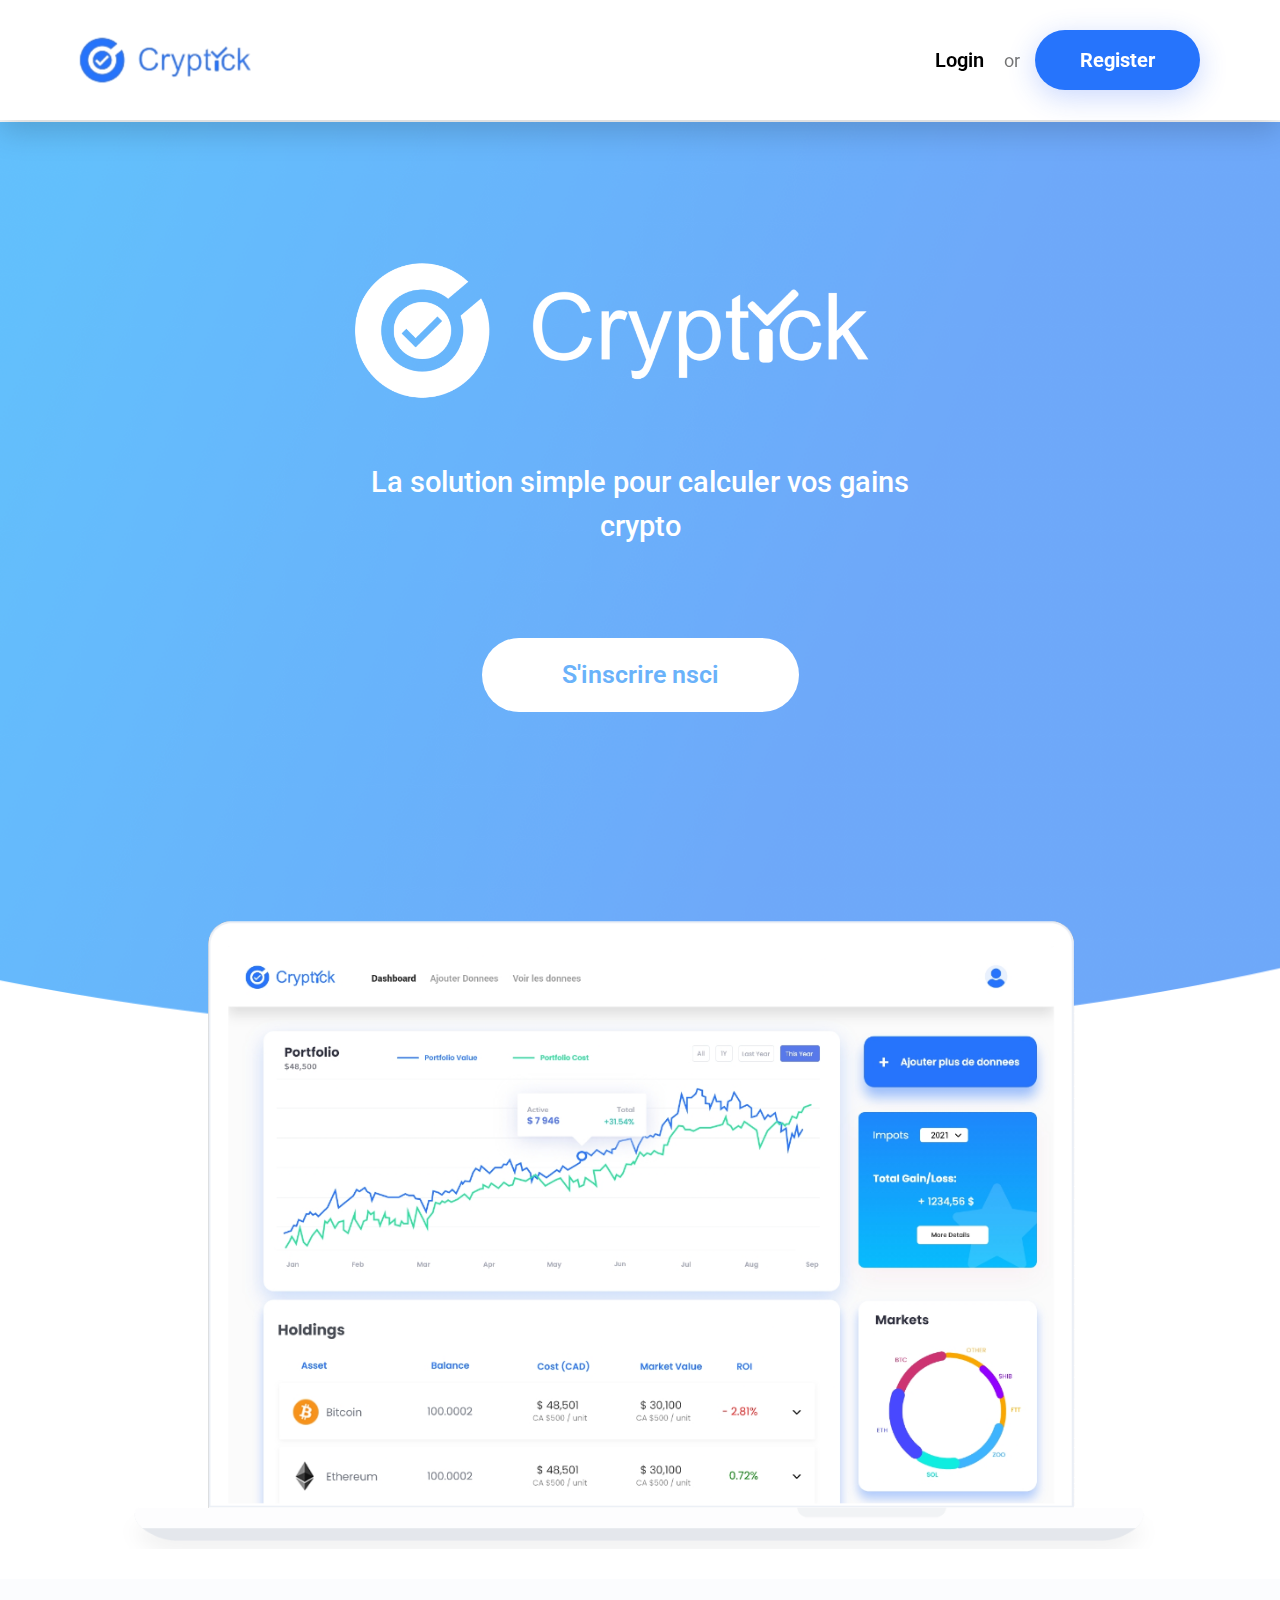
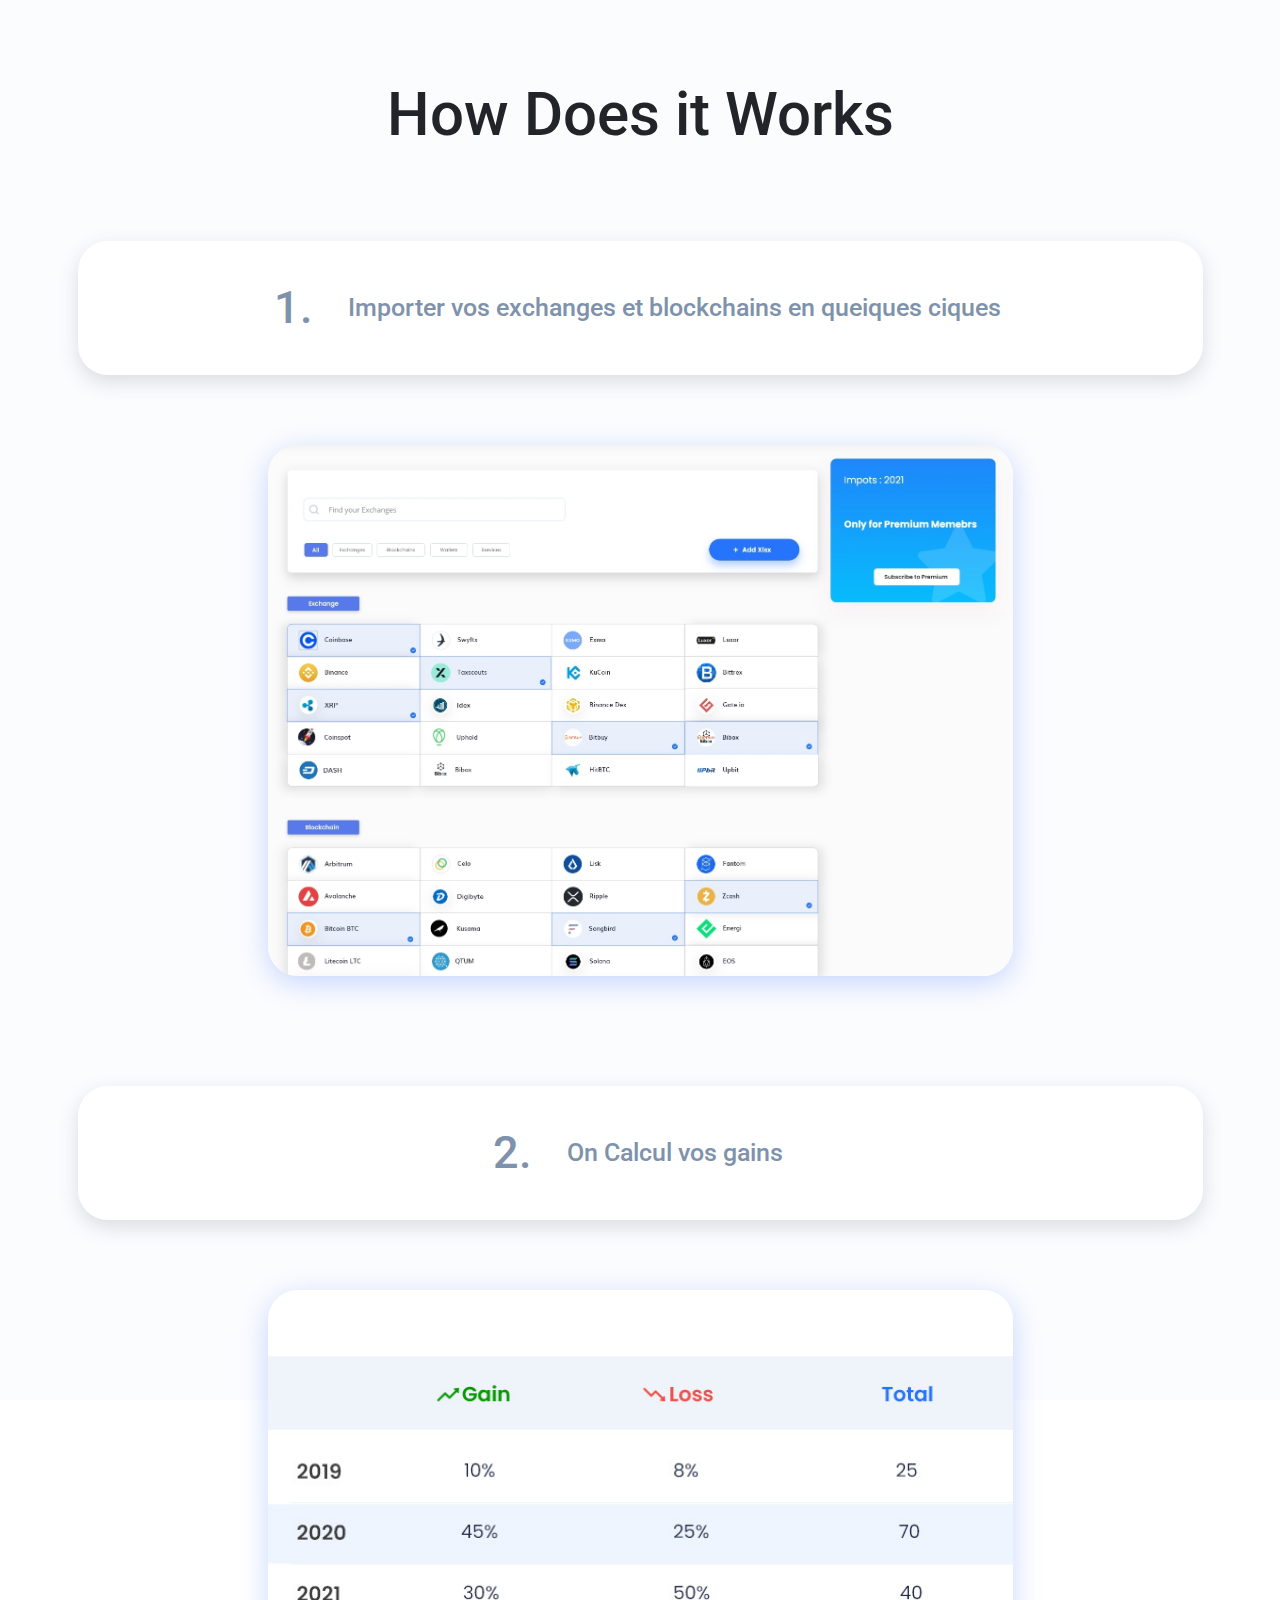
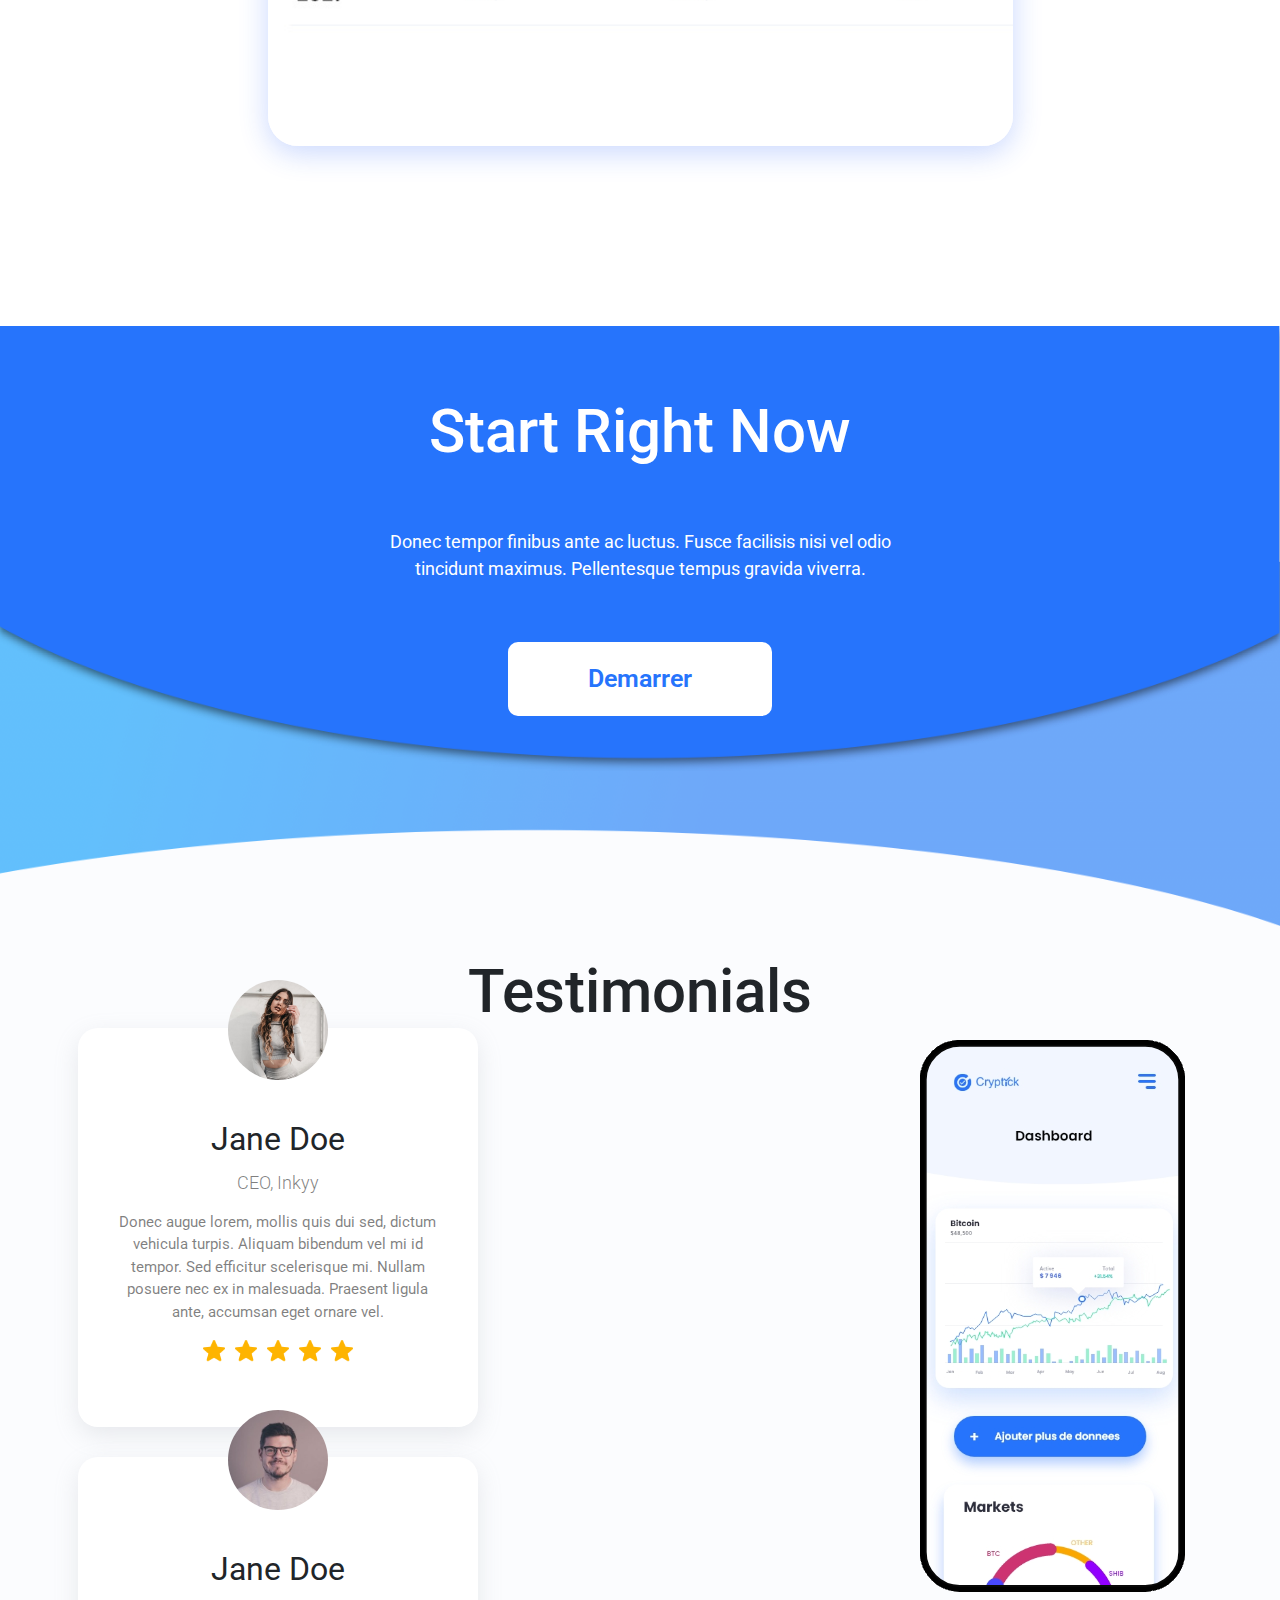
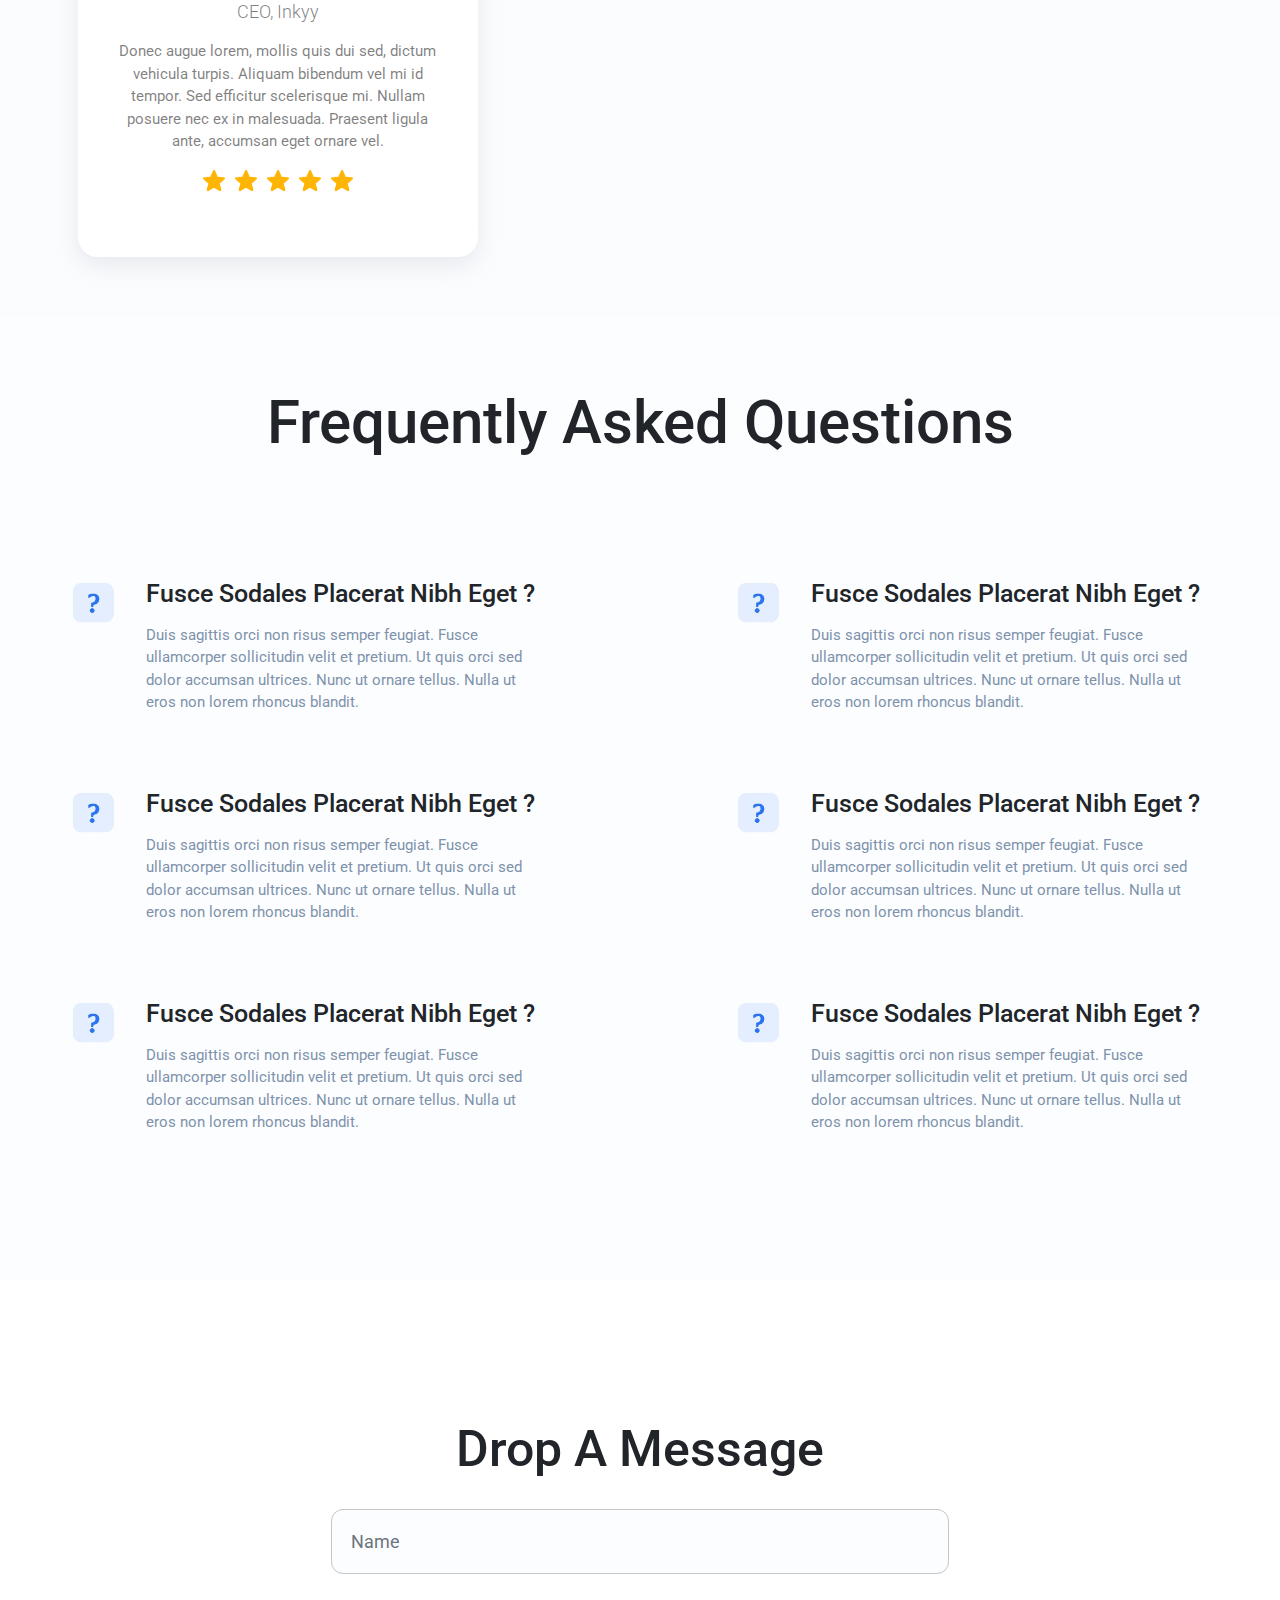
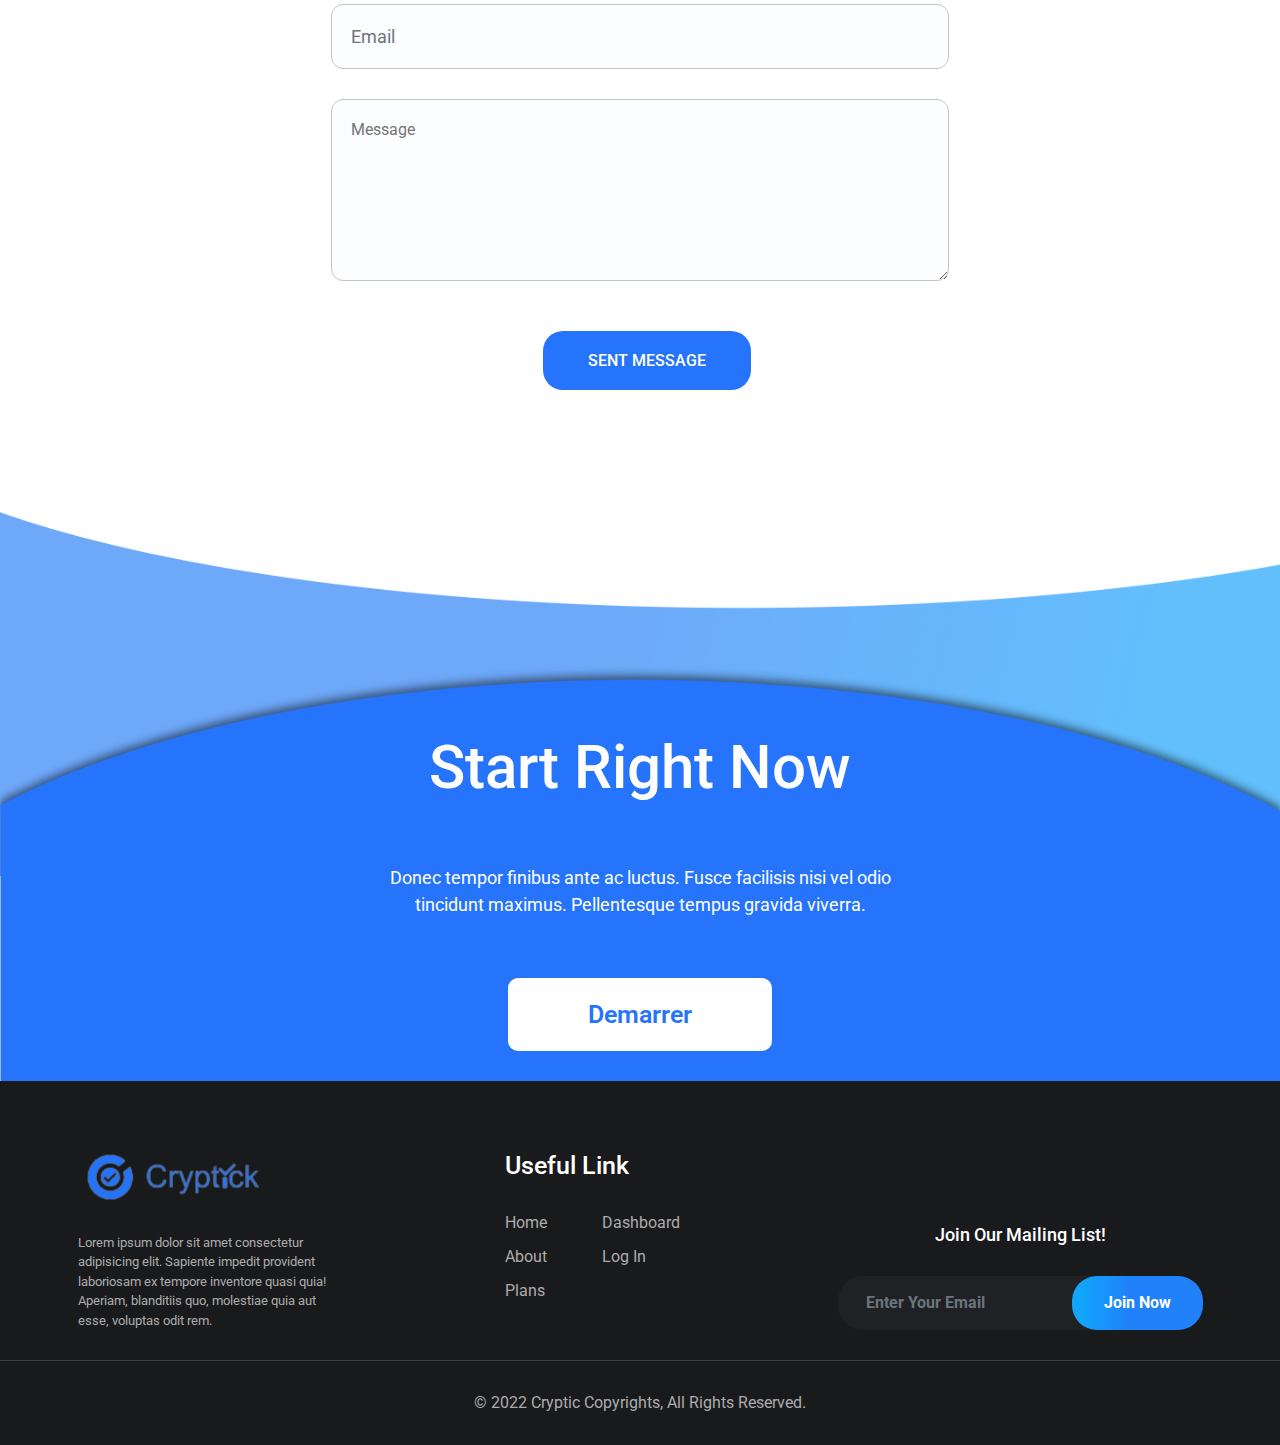
<file: index.html>
<!doctype html>
<html lang="en">
  <head>
    <!-- Required meta tags -->
    <meta charset="utf-8">
    <meta name="viewport" content="width=device-width, initial-scale=1">
    <!-- FAV ADD  -->
    <link rel="icon" type="image/png" sizes="16x16" href="images/fav/favicon-16x16.png">
    <!-- Bootstrap CSS -->
    <link rel="stylesheet" href="css/bootstrap.min.css">
    <!-- STYLE LINK  -->
    <link rel="stylesheet" href="css/main.css">
    <title>Home!</title>
  </head>
  <body>
    <header id="header" class="py-4 bg__white shadow-lg">
      <nav class="navbar navbar-expand-lg navbar-light">
        <div class="container px-0">
          <a class="navbar-brand" href="index.html">
            <img class="img-fluid" src="images/logo.png" alt="">
          </a>
          <button class="navbar-toggler" type="button" data-bs-toggle="collapse" data-bs-target="#navbarSupportedContent" aria-controls="navbarSupportedContent" aria-expanded="false" aria-label="Toggle navigation">
            <span class="navbar-toggler-icon"></span>
          </button>
          <div class="collapse navbar-collapse" id="navbarSupportedContent">
            <ul class="navbar-nav ms-auto mb-2 mb-lg-0 align-items-lg-center align-items-end">
              
              <li class="nav-item">
                <a class="nav-link text-black index_nav_link" href="login.html">
                  Login
                </a>
              </li>
              <li class="nav-item mx-0 d-none d-lg-block">
                <a class="nav-link font__400" href="#">
                  or
                </a>
              </li>
              <li class="nav-item">
                <a class="nav-link btn__base text-white bg__blue index_nav_link blue__shadow" href="register.html">
                  Register
                </a>
              </li>
              
            </ul>
          </div>
        </div>
      </nav>
    </header>

    <section class="hero mb-5">
      <div class="container">
        <div class="row">
          <div class="col-md-6 px-0 mx-auto">
            <div class="hero__logo">
              <img class="w-100" src="images/logo_white.jpeg" alt="">
            </div>
            <div class="hero__content">
              <p class="text-white font__45vw font__500 text-center pb-5">
                La solution simple pour calculer
                vos gains crypto
              </p>
              <div class="btn__white d-flex width_fit mx-auto my-5 pt-5">
                <a href="about.html" class="rounded-pill bg-white pad_1_8x8 font__25 font__600 light__hero_text">
                  S'inscrire nsci
                </a>
              </div>
            </div>
          </div>
        </div>
      </div>
    </section>
    <!-- TOP -  -->
    <div class="container mt_minus pb-5">
      <div class="row">
        <div class="col">
          <img class="w-100" src="images/laptop.png" alt="">
        </div>
      </div>
    </div>

    <section class="how_do how_bg">
      <h1 class="text-center my-5 font__60 pb-5">
        How Does it Works
      </h1>
      <div class="container pt-5">
        <div class="row mb-md-5">
          <div class="col">
            <div class="block__black d-flex justify-content-center align-items-center  px-5">
              <h3 class="font__45 me-md-5 me-3 text__dark_gray">1.</h3>
              <h4 class="font__25 mx-2 text__dark_gray">
                Importer vos exchanges et blockchains en queiques ciques
              </h4>
            </div>
          </div>
        </div>
        <div class="row mb_40">
          <div class="col-md-8 mx-auto">
            <div class="block py-0 border__r_1 overflow-hidden">
              <img class="w-100" src="images/how_do_01.jpeg" alt="">
            </div>
          </div>
        </div>
        <!-- NEXT  -->
        <div class="row mb-md-5">
          <div class="col">
            <div class="block__black d-flex justify-content-center align-items-center  px-5">
              <h3 class="font__45 me-md-5 me-3 text__dark_gray">2.</h3>
              <h4 class="font__25 mx-2 text__dark_gray">
                On Calcul vos gains
              </h4>
            </div>
          </div>
        </div>
        <div class="row mb_40">
          <div class="col-md-8 mx-auto">
            <div class="block py-0 border__r_1 overflow-hidden">
              <img class="w-100" src="images/how_do_02.jpeg" alt="">
            </div>
          </div>
        </div>
      </div>
    </section>

    <section class="start_right v_light_bg pb-0">
      <div class="container">
        <div class="row">
          <div class="col-lg-6 col-md-8 px-0 mx-auto">
            <div class="start_right_cotent">
              <h3 class="text-white font__60 font__500 text-center pb-5 mb-sm-5">
                Start Right Now
              </h3>
              <p class="text-white font__18 font__400 text-center pb-sm-5">
                Donec tempor finibus ante ac luctus. Fusce facilisis nisi vel odio tincidunt maximus.
                Pellentesque tempus gravida viverra.
              </p>
              <div class="btn__white d-flex width_fit mx-auto my-5">
                <a href="#Testi" class="bg-white pad_1_8x8 font__25 font__600 text__blue border__r_1">
                  Demarrer
                </a>
              </div>
            </div>
          </div>
        </div>
        <div class="row start_right_testy">
          <h1 class="text-center hidden font__60 mt-5 pt-5">
            Testimonials
          </h1>
        </div>
        
      </div>
    </section>
    <div id="Testi" class="start_testimonial pb-5 v_light_bg">
      <div class="container">
        <div class="row">
          <div class="col-md-8">
            <div class="starts_card d-flex justify-content-between align-items-end h-100 flex-wrap">
              <div class="card border-0 me-5 mb-5">
                <div class="card__img rounded-circle overflow-hidden">
                  <img class="w-100" src="images/start_01.jpeg" alt="">
                </div>
                <div class="card-body">
                  <h3 class="font__32 font__400 mb-3 mt-5">Jane Doe
                  </h3>
                  <p class="font__18 font__300 mb-4 text-black-50">
                    CEO, Inkyy
                  </p>
                  <p class="text-black-50 font__15">
                    Donec augue lorem, mollis quis dui sed, dictum
                    vehicula turpis. Aliquam bibendum vel mi id
                    tempor. Sed efficitur scelerisque mi. Nullam
                    posuere nec ex in malesuada. Praesent ligula
                    ante, accumsan eget ornare vel.
                  </p>
                  <ul class="m-0 my-4 p-0 list-unstyled d-flex align-items-center rating justify-content-center">
                    <li class="me-3"><img class="w-100" src="images/star_rate.png" alt="rating star"></li>
                    <li class="me-3"><img class="w-100" src="images/star_rate.png" alt="rating star"></li>
                    <li class="me-3"><img class="w-100" src="images/star_rate.png" alt="rating star"></li>
                    <li class="me-3"><img class="w-100" src="images/star_rate.png" alt="rating star"></li>
                    <li class=""><img class="w-100" src="images/star_rate.png" alt="rating star"></li>
                  </ul>
                </div>
              </div>

              <div class="card border-0 mb-5 d-none d-md-block">
                <div class="card__img rounded-circle overflow-hidden">
                  <img class="w-100" src="images/start_02.jpeg" alt="">
                </div>
                <div class="card-body">
                  <h3 class="font__32 font__400 mb-3 mt-5">Jane Doe
                  </h3>
                  <p class="font__18 font__300 mb-4 text-black-50">
                    CEO, Inkyy
                  </p>
                  <p class="text-black-50 font__15">
                    Donec augue lorem, mollis quis dui sed, dictum
                    vehicula turpis. Aliquam bibendum vel mi id
                    tempor. Sed efficitur scelerisque mi. Nullam
                    posuere nec ex in malesuada. Praesent ligula
                    ante, accumsan eget ornare vel.
                  </p>
                  <ul class="m-0 my-4 p-0 list-unstyled d-flex align-items-center rating justify-content-center">
                    <li class="me-3"><img class="w-100" src="images/star_rate.png" alt="rating star"></li>
                    <li class="me-3"><img class="w-100" src="images/star_rate.png" alt="rating star"></li>
                    <li class="me-3"><img class="w-100" src="images/star_rate.png" alt="rating star"></li>
                    <li class="me-3"><img class="w-100" src="images/star_rate.png" alt="rating star"></li>
                    <li class=""><img class="w-100" src="images/star_rate.png" alt="rating star"></li>
                  </ul>
                </div>
              </div>
            </div>
          </div>
          <div class="col-md-4 text-md-end text-center">
            <img class="img-fluid" src="images/iphone.png" alt="">
          </div>
        </div>
      </div>
    </div>

    <section class="asked v__light">
      <h3 class="font__60 font__500 text-center pb-5 asked__head">
        Frequently Asked Questions
      </h3>
      <div class="container px-0">
        <div class="row mx-0 justify-content-between mb-5 pb-md-5">
          <div class="col-lg-5 px-0 d-flex questions mb-4">
            <div class="question_icon">
              <img class="w-100 d-none d-md-block" src="images/question.png" alt="">
            </div>
            <div class="question_content">
              <h4 class="font__25 font__500 mb-4 d-flex align-items-center">
                <img class="d-block d-md-none me-4" src="images/question.png" alt="" width="50">
                Fusce Sodales Placerat Nibh Eget ?
              </h4>
              <p class="text__dark_gray font__15">
                Duis sagittis orci non risus semper feugiat. Fusce ullamcorper sollicitudin
                velit et pretium. Ut quis orci sed dolor accumsan ultrices. Nunc ut ornare
                tellus. Nulla ut eros non lorem rhoncus blandit.
              </p>
            </div>
          </div>

          <div class="col-lg-5 px-0 d-flex questions mb-4">
            <div class="question_icon">
              <img class="w-100 d-none d-md-block" src="images/question.png" alt="">
            </div>
            <div class="question_content">
              <h4 class="font__25 font__500 mb-4 d-flex align-items-center">
                <img class="d-block d-md-none me-4" src="images/question.png" alt="" width="50">
                Fusce Sodales Placerat Nibh Eget ?
              </h4>
              <p class="text__dark_gray font__15">
                Duis sagittis orci non risus semper feugiat. Fusce ullamcorper sollicitudin
                velit et pretium. Ut quis orci sed dolor accumsan ultrices. Nunc ut ornare
                tellus. Nulla ut eros non lorem rhoncus blandit.
              </p>
            </div>
          </div>
        </div>

        <div class="row mx-0 justify-content-between mb-5 pb-md-5">
          <div class="col-lg-5 px-0 d-flex questions mb-4">
            <div class="question_icon">
              <img class="w-100 d-none d-md-block" src="images/question.png" alt="">
            </div>
            <div class="question_content">
              <h4 class="font__25 font__500 mb-4 d-flex align-items-center">
                <img class="d-block d-md-none me-4" src="images/question.png" alt="" width="50">
                Fusce Sodales Placerat Nibh Eget ?
              </h4>
              <p class="text__dark_gray font__15">
                Duis sagittis orci non risus semper feugiat. Fusce ullamcorper sollicitudin
                velit et pretium. Ut quis orci sed dolor accumsan ultrices. Nunc ut ornare
                tellus. Nulla ut eros non lorem rhoncus blandit.
              </p>
            </div>
          </div>

          <div class="col-lg-5 px-0 d-flex questions mb-4">
            <div class="question_icon">
              <img class="w-100 d-none d-md-block" src="images/question.png" alt="">
            </div>
            <div class="question_content">
              <h4 class="font__25 font__500 mb-4 d-flex align-items-center">
                <img class="d-block d-md-none me-4" src="images/question.png" alt="" width="50">
                Fusce Sodales Placerat Nibh Eget ?
              </h4>
              <p class="text__dark_gray font__15">
                Duis sagittis orci non risus semper feugiat. Fusce ullamcorper sollicitudin
                velit et pretium. Ut quis orci sed dolor accumsan ultrices. Nunc ut ornare
                tellus. Nulla ut eros non lorem rhoncus blandit.
              </p>
            </div>
          </div>
        </div>

        <div class="row mx-0 justify-content-between mb-5 pb-md-5">
          <div class="col-lg-5 px-0 d-flex questions mb-4">
            <div class="question_icon">
              <img class="w-100 d-none d-md-block" src="images/question.png" alt="">
            </div>
            <div class="question_content">
              <h4 class="font__25 font__500 mb-4 d-flex align-items-center">
                <img class="d-block d-md-none me-4" src="images/question.png" alt="" width="50">
                Fusce Sodales Placerat Nibh Eget ?
              </h4>
              <p class="text__dark_gray font__15">
                Duis sagittis orci non risus semper feugiat. Fusce ullamcorper sollicitudin
                velit et pretium. Ut quis orci sed dolor accumsan ultrices. Nunc ut ornare
                tellus. Nulla ut eros non lorem rhoncus blandit.
              </p>
            </div>
          </div>

          <div class="col-lg-5 px-0 d-flex questions mb-4">
            <div class="question_icon">
              <img class="w-100 d-none d-md-block" src="images/question.png" alt="">
            </div>
            <div class="question_content">
              <h4 class="font__25 font__500 mb-4 d-flex align-items-center">
                <img class="d-block d-md-none me-4" src="images/question.png" alt="" width="50">
                Fusce Sodales Placerat Nibh Eget ?
              </h4>
              <p class="text__dark_gray font__15">
                Duis sagittis orci non risus semper feugiat. Fusce ullamcorper sollicitudin
                velit et pretium. Ut quis orci sed dolor accumsan ultrices. Nunc ut ornare
                tellus. Nulla ut eros non lorem rhoncus blandit.
              </p>
            </div>
          </div>
        </div>
        
      </div>
    </section>

    <section class="">

      <!-- MOBO CLONE  -->
      <div class="contact__">
        <div class="container">
          <div class="row justify-content-center">
            <div class="col-md-8">
              <div class="contact__layout px-0 shadow-none">
                <div class="row justify-content-between">
                  <div class="col-md-10 mx-auto">
                    <h1 class="mb-5 pages__tittle text-center">
                      Drop A Message
                    </h1>

                    <form>
                      <div class="mb-5">
                        <input type="text" class="form-control input__clone v__light" id="exampleInputEmail1" aria-describedby="emailHelp" placeholder="Name">
                      </div>
                      <div class="mb-5">
                        <input type="email" class="form-control input__clone v__light" id="exampleInputPassword1" placeholder="Email">
                      </div>
                      <div class="mb-5">
                        <textarea name="message" class="w-100 input__clone v__light" id="" cols="30" rows="6" placeholder="Message"></textarea>
                      </div>
                      
                      <div class="pt-5 mt-5 text-center">
                        <a class="btn__base ms-4 bg__blue text-white font__500 shadow-none mobo__btn" href="#">Sent Message</a>
                      </div>
                    </form>

                  </div>
                  
                </div>
              </div>
            </div>
          </div>
        </div>
      </div>
    </section>

    <section class=" start_reverse d-none d-md-block  pb-0">
      <div class="container">
        <div class="row pb-5">
          <div class="col-lg-6 col-md-8 px-0 mx-auto">
            <div class="start_right_cotent">
              <h3 class="text-white font__60 font__500 text-center pb-5 mb-sm-5">
                Start Right Now
              </h3>
              <p class="text-white font__18 font__400 text-center pb-sm-5">
                Donec tempor finibus ante ac luctus. Fusce facilisis nisi vel odio tincidunt maximus.
                Pellentesque tempus gravida viverra.
              </p>
              <div class="btn__white d-flex width_fit mx-auto mt-5">
                <a href="#" class="bg-white pad_1_8x8 font__25 font__600 text__blue border__r_1">
                  Demarrer
                </a>
              </div>
            </div>
          </div>
        </div>
      </div>
    </section>
    <footer class="bg__black pb-5">
      <div class="container">
        <div class="row justify-content-between">
          <div class="col-md-3 mb-5 mb-xl-0">
            <div class="logo_footer mb-5">
              <a class="navbar-brand" href="index.html">
                <img class="img-fluid" src="images/logo.png" alt="">
              </a>
            </div>
            <div class="content__footer">
              <p class="text__gray font__13">
                Lorem ipsum dolor sit amet consectetur adipisicing elit. Sapiente impedit provident laboriosam ex tempore inventore quasi quia! Aperiam, blanditiis quo, molestiae quia aut esse, voluptas odit rem.
              </p>
            </div>
          </div>
          <div class="col-md-2 mb-5 mb-xl-0">
            <h3 class="text-white text-capitalize mb-5 font__25">useful link</h3>
            <div class="d-md-flex justify-content-between d-block">
              <ul class="list-unstyled text-capitalize">
                <li class="mb-3"><a href="index.html" class="text__gray">home</a></li>
                <li class="mb-3"><a href="about.html" class="text__gray">about</a></li>
                <li class="mb-3"><a href="plans.html" class="text__gray">plans</a></li>
              </ul>
              <ul class="list-unstyled text-capitalize">
                <li class="mb-3"><a href="dashboard.html" class="text__gray">Dashboard</a></li>
                <li class="mb-3"><a href="login.html" class="text__gray">Log In</a></li>
              </ul>
            </div>
          </div>

          <div class="col-xl-4 col-md-8 d-none d-md-block  d-flex align-items-end align-self-end">
            <div class="w-100">
              <h3 class="text-white text-capitalize mb-5 font__18 text-center">Join Our mailing list!</h3>
              <form class="w-100">
                <div class="mb-0 footer__mailing">
                  <input type="email" class="form-control font__700" id="exampleInputPassword1" placeholder="Enter Your Email">
                  <button class="text-white font__700 btn__gui">Join Now</button>
                </div>
              </form>
            </div>
          </div>
        </div>
      </div>
      <hr class="bg__gray my-5">
      <div class="footer__owner text-center">
        <p class="text__gray">
          © 2022 Cryptic Copyrights, All Rights Reserved.
        </p>
      </div>
    </footer>
    <script src="js/bootstrap.bundle.min.js"></script>

  </body>
</html>
</file>
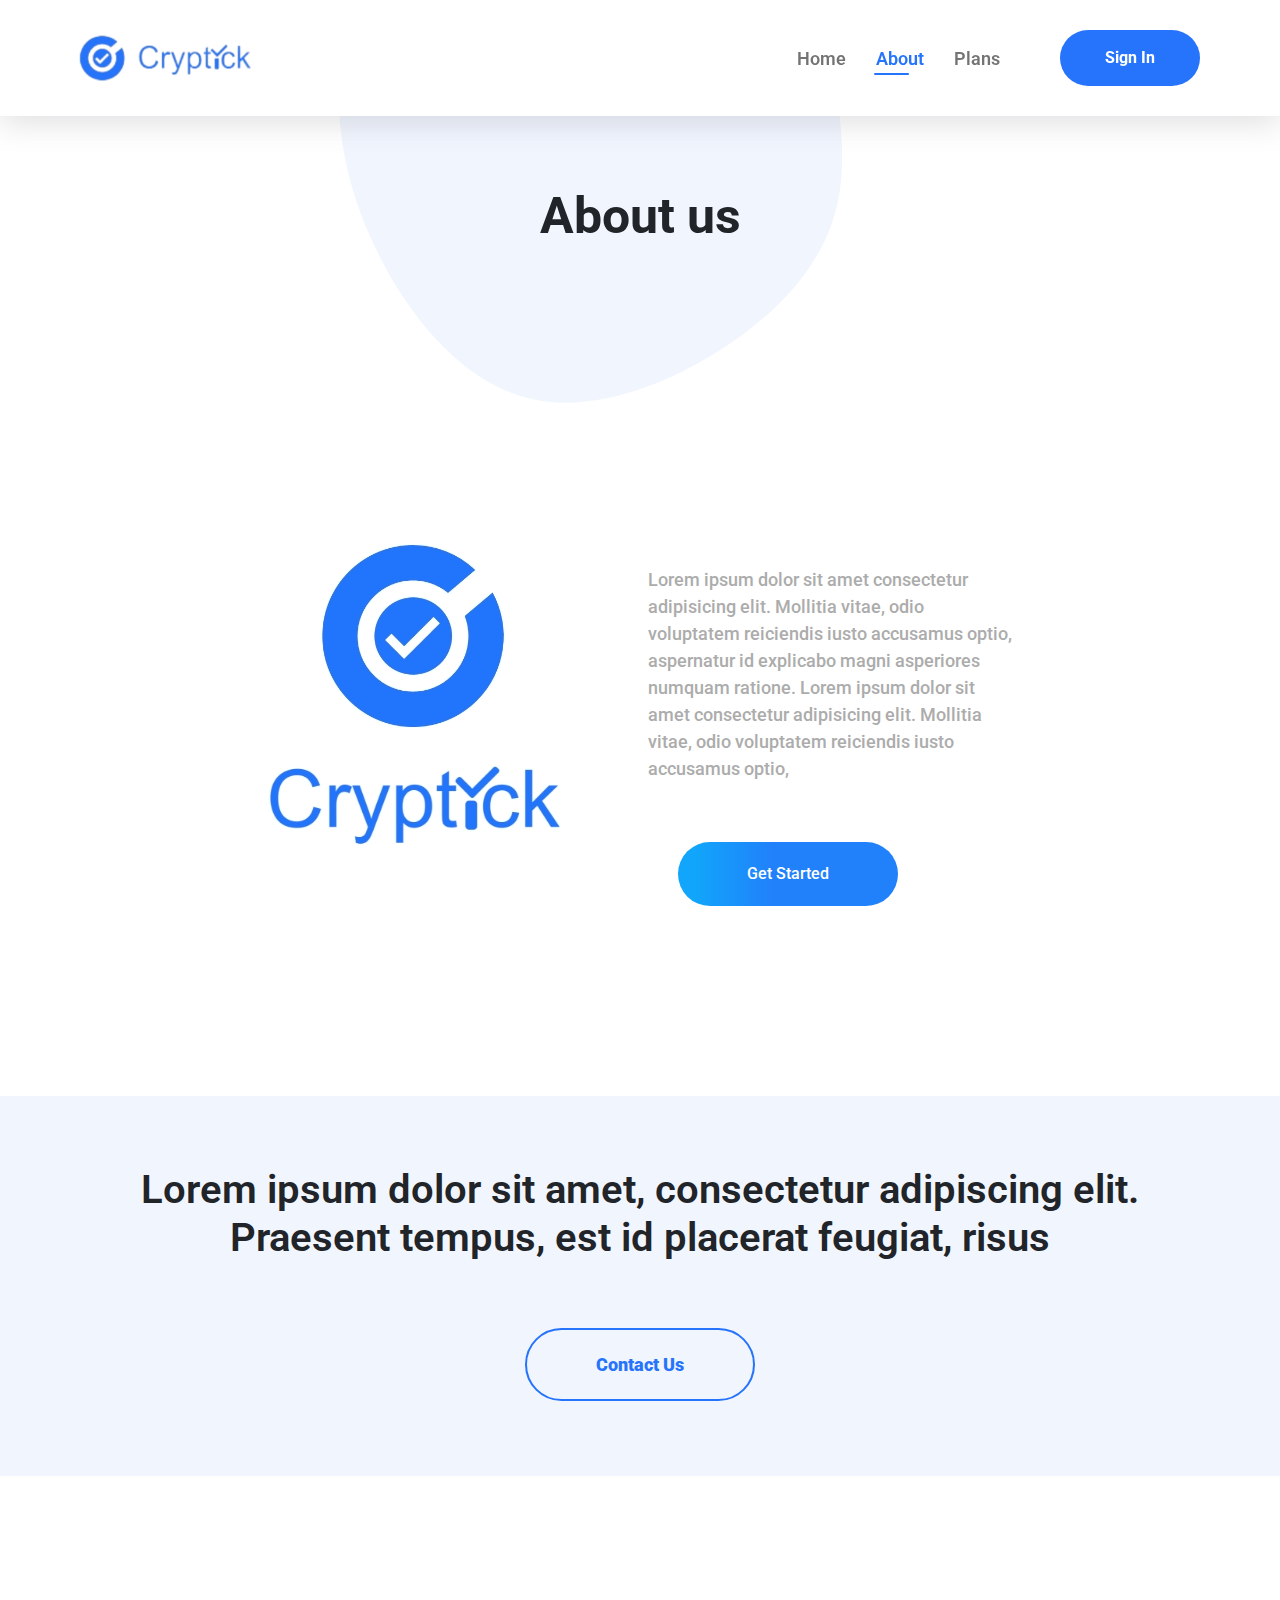
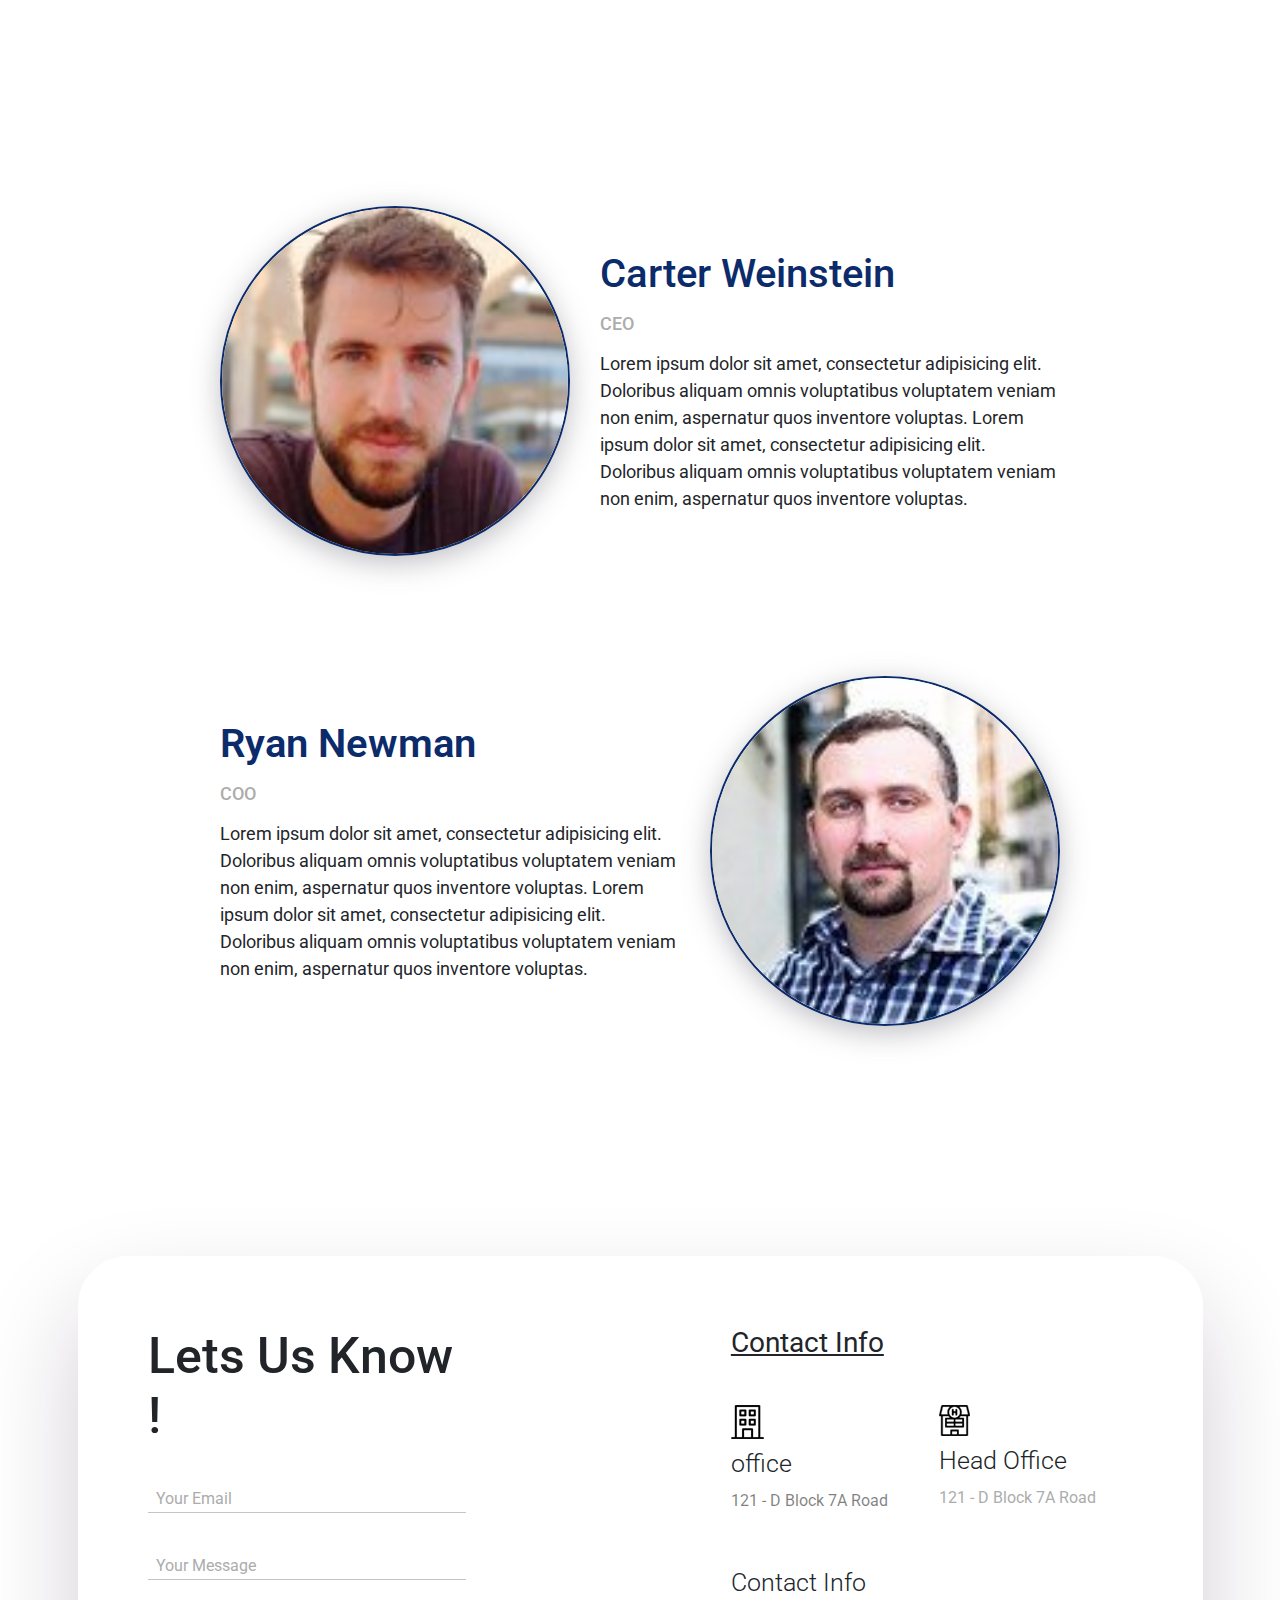
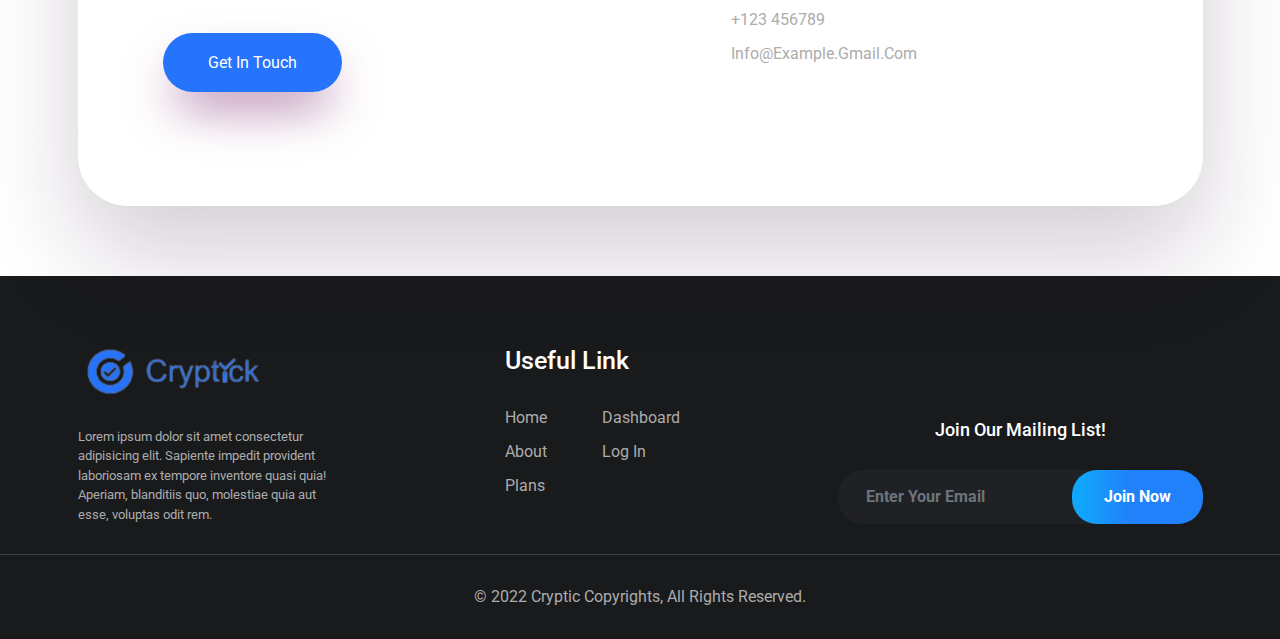
<file: about.html>
<!doctype html>
<html lang="en">
  <head>
    <meta charset="utf-8">
    <meta name="viewport" content="width=device-width, initial-scale=1">
    <!-- FAV ADD  -->
    <link rel="icon" type="image/png" sizes="16x16" href="images/fav/favicon-16x16.png">
    <!-- Bootstrap CSS -->
    <link rel="stylesheet"  href="css/bootstrap.min.css">
    <!-- STYLE LINK  -->
    <link rel="stylesheet" href="css/main.css">
    <title>ABOUT !</title>
  </head>
  <body>
    <header id="header" class="py-4 bg__white">
      <nav class="navbar navbar-expand-lg navbar-light">
        <div class="container px-0">
          <a class="navbar-brand" href="index.html">
            <img class="img-fluid" src="images/logo.png" alt="">
          </a>
          <button class="navbar-toggler" type="button" data-bs-toggle="collapse" data-bs-target="#navbarSupportedContent" aria-controls="navbarSupportedContent" aria-expanded="false" aria-label="Toggle navigation">
            <span class="navbar-toggler-icon"></span>
          </button>
          <div class="collapse navbar-collapse" id="navbarSupportedContent">
            <ul class="navbar-nav ms-auto mb-2 mb-lg-0 align-items-lg-center align-items-end">
              <li class="nav-item">
                <a class="nav-link" aria-current="page" href="index.html">Home</a>
              </li>
              <li class="nav-item">
                <a class="nav-link active" href="about.html">About</a>
              </li>
              <li class="nav-item">
                <a class="nav-link" href="plans.html">Plans</a>
              </li>
              <li class="nav-item ms-md-5">
                <a class="nav-link btn__base text-white ms-4 bg__blue" href="login.html">Sign In</a>
              </li>
              
            </ul>
          </div>
        </div>
      </nav>
    </header>

    <section class="page__tittle text-center">
        <h2 class="pages__tittle font__700 pb-5">About us</h2>
    </section>

    <section>
      <div class="container px-0 cryptick__about">
        <div class="row justify-content-center">
          <div class="col-lg-4 col-md-6 text-center text-md-start">
            <img class="img-fluid" src="images/cryptick__about.png" alt="cryptick__about">
          </div>
          <div class="col-lg-4 col-md-6 text-center text-md-start d-flex flex-column justify-content-between align-items-md-start align-items-center cryptick__content">
            <p class="mb-5 pb-md-5 pt-5 text__gray font__500 font__18">
              Lorem ipsum dolor sit amet consectetur adipisicing elit. Mollitia vitae, odio voluptatem reiciendis iusto accusamus optio, aspernatur id explicabo magni asperiores numquam ratione.
              Lorem ipsum dolor sit amet consectetur adipisicing elit. Mollitia vitae, odio voluptatem reiciendis iusto accusamus optio,
            </p>
            <a class="btn__base btn__long text-white ms-md-5 bg__blue btn__gui w_fit font__500" href="plans.html">Get Started</a>
          </div>
        </div>
      </div>
    </section>

    <section class="bg__blue__light about__contactinfo bg__light__blue">
      <div class="container text-center">
        <h3 class="font__40 font__600 mb-5 pb-5">
          Lorem ipsum dolor sit amet, consectetur adipiscing
          elit. Praesent tempus, est id placerat feugiat, risus
        </h3>
        <div class="pt-md-5 mt-md-5 mb-5">
          <a class="btn__base btn__long btn__line text__blue font__900 font__18" href="#contact">Contact Us</a>
        </div>
      </div>
    </section>

    <section class="info">

      <h2 class="pages__tittle font__700 text-center d-block d-md-none">
        Our Team
      </h2>
      <div class="container pad__top_big">
        <div class="row align-items-center justify-content-center my-5 py-md-5">
          <div class="col-xl-4 col-md-6 d-flex justify-content-center justify-content-md-start mb-5 mb-md-0">
            <div class="info__img">
              <img class="w-100" src="images/info__cryptick_01.jpeg" alt="info_01">
            </div>
          </div>
          <div class="col-xl-5 col-md-6 info__content text-center text-md-start">
            <h3 class="font__40 mb-4 text__blue__dark">
              Carter Weinstein
            </h3>
            <h5 class="font__18 mb-4 text__gray">CEO</h5>
            <p class="font__18">
              Lorem ipsum dolor sit amet, consectetur adipisicing elit. Doloribus aliquam omnis voluptatibus voluptatem veniam non enim, aspernatur quos inventore voluptas.
              Lorem ipsum dolor sit amet, consectetur adipisicing elit. Doloribus aliquam omnis voluptatibus voluptatem veniam non enim, aspernatur quos inventore voluptas.
            </p>
          </div>
        </div>
        <!-- NEXT  -->
        <div class="row align-items-center justify-content-center my-5 py-md-5 d-none d-md-flex">
          <div class="col-xl-5 col-md-6 info__content text-center text-md-start">
            <h3 class="font__40 mb-4 text__blue__dark font__600">
              Ryan Newman
            </h3>
            <h5 class="font__18 mb-4 text__gray">COO</h5>
            <p class="font__18">
              Lorem ipsum dolor sit amet, consectetur adipisicing elit. Doloribus aliquam omnis voluptatibus voluptatem veniam non enim, aspernatur quos inventore voluptas.
              Lorem ipsum dolor sit amet, consectetur adipisicing elit. Doloribus aliquam omnis voluptatibus voluptatem veniam non enim, aspernatur quos inventore voluptas.
            </p>
          </div>

          <div class="col-xl-4 col-md-6 d-flex justify-content-center justify-content-md-start my-5 mb-my-0">
            <div class="info__img ms-md-auto">
              <img class="w-100" src="images/info__cryptick_02.jpeg" alt="info_01">
            </div>
          </div>
        </div>
      </div>
    </section>

    <section id="contact">
      <div class="contact__ d-none d-lg-block">
        <div class="container">
          <div class="row">
            <div class="col">
              <div class="contact__layout">
                <div class="row justify-content-between">
                  <div class="col-md-4">
                    <h1 class="mb-5 pages__tittle">
                      Lets Us Know !
                    </h1>

                    <form>
                      <div class="form-floating mb-5">
                        <input type="email" class="form-control" id="floatingInput" placeholder="name@example.com">
                        <label for="floatingInput">your email</label>
                      </div>
                      <div class="form-floating mb-5 pb-md-3">
                        <input type="text" class="form-control" id="floatingPassword" placeholder="message">
                        <label for="floatingPassword">your message</label>
                      </div>
                      <div class="pt-md-5 mt-md-5">
                        <a class="btn__base ms-4 bg__blue text-white font__400" href="#">Get In Touch</a>
                      </div>
                    </form>

                  </div>
                  <div class="col-md-5">
                    <h3 class="text-decoration-underline text-capitalize font__400 font__28">contact info</h3>
                    <div class="row cards py-5">
                      <div class="col-sm-6 cardy my-4">
                        <div><img class="img-fluid" src="images/office.jpeg" alt="head&office"></div>
                        <h6 class="font__25 font__300 my-3">office</h6>
                        <p class="text-black-50">121 - D Block 7A Road</p>
                      </div>
                      <div class="col-sm-6 cardy my-4">
                        <div><img class="img-fluid" src="images/head.jpeg" alt="head&office"></div>
                        <h6 class="font__25 font__300 my-3">Head Office</h6>
                        <p class="text__gray">121 - D Block 7A Road</p>
                      </div>
                      <div class="col cardy my-5 text-capitalize">
                        <h6 class="font__25 font__300 my-3">Contact Info</h6>
                        <p class="text__gray">+123 456789</p>
                        <p class="text__gray my-3">info@example.gmail.com</p>
                      </div>
                    </div>
                  </div>
                </div>
              </div>
            </div>
          </div>
        </div>
      </div>
      <!-- MOBO CLONE  -->
      <div class="contact__ d-block d-lg-none">
        <div class="container">
          <div class="row">
            <div class="col">
              <div class="contact__layout px-0">
                <div class="row justify-content-between">
                  <div class="col-md-10 mx-auto">
                    <h1 class="mb-5 pages__tittle text-center">
                      Drop A Message
                    </h1>

                    <form>
                      <div class="mb-5">
                        <input type="text" class="form-control" id="exampleInputEmail1" aria-describedby="emailHelp" placeholder="Name">
                      </div>
                      <div class="mb-5">
                        <input type="email" class="form-control" id="exampleInputPassword1" placeholder="Email">
                      </div>
                      <div class="mb-5">
                        <textarea name="message" class="w-100" id="" cols="30" rows="6" placeholder="Message"></textarea>
                      </div>
                      
                      <div class="pt-5 mt-5 text-center">
                        <a class="btn__base ms-4 bg__blue text-white font__500 shadow-none mobo__btn" href="#">Sent Message</a>
                      </div>
                    </form>

                  </div>
                  
                </div>
              </div>
            </div>
          </div>
        </div>
      </div>
    </section>

    <footer class="bg__black pb-5">
      <div class="container">
        <div class="row justify-content-between">
          <div class="col-md-3 mb-5 mb-xl-0">
            <div class="logo_footer mb-5">
              <a class="navbar-brand" href="index.html">
                <img class="img-fluid" src="images/logo.png" alt="">
              </a>
            </div>
            <div class="content__footer">
              <p class="text__gray font__13">
                Lorem ipsum dolor sit amet consectetur adipisicing elit. Sapiente impedit provident laboriosam ex tempore inventore quasi quia! Aperiam, blanditiis quo, molestiae quia aut esse, voluptas odit rem.
              </p>
            </div>
          </div>
          <div class="col-md-2 mb-5 mb-xl-0">
            <h3 class="text-white text-capitalize mb-5 font__25">useful link</h3>
            <div class="d-md-flex justify-content-between d-block">
              <ul class="list-unstyled text-capitalize">
                <li class="mb-3"><a href="index.html" class="text__gray">home</a></li>
                <li class="mb-3"><a href="about.html" class="text__gray">about</a></li>
                <li class="mb-3"><a href="plans.html" class="text__gray">plans</a></li>
              </ul>
              <ul class="list-unstyled text-capitalize">
                <li class="mb-3"><a href="dashboard.html" class="text__gray">Dashboard</a></li>
                <li class="mb-3"><a href="login.html" class="text__gray">Log In</a></li>
              </ul>
            </div>
          </div>

          <div class="col-xl-4 col-md-8 d-none d-md-block  d-flex align-items-end align-self-end">
            <div class="w-100">
              <h3 class="text-white text-capitalize mb-5 font__18 text-center">Join Our mailing list!</h3>
              <form class="w-100">
                <div class="mb-0 footer__mailing">
                  <input type="email" class="form-control font__700" id="exampleInputPassword1" placeholder="Enter Your Email">
                  <button class="text-white font__700 btn__gui">Join Now</button>
                </div>
              </form>
            </div>
          </div>
        </div>
      </div>
      <hr class="bg__gray my-5">
      <div class="footer__owner text-center">
        <p class="text__gray">
          © 2022 Cryptic Copyrights, All Rights Reserved.
        </p>
      </div>
    </footer>

    <script src="js/bootstrap.bundle.min.js"></script>
  </body>
</html>
</file>
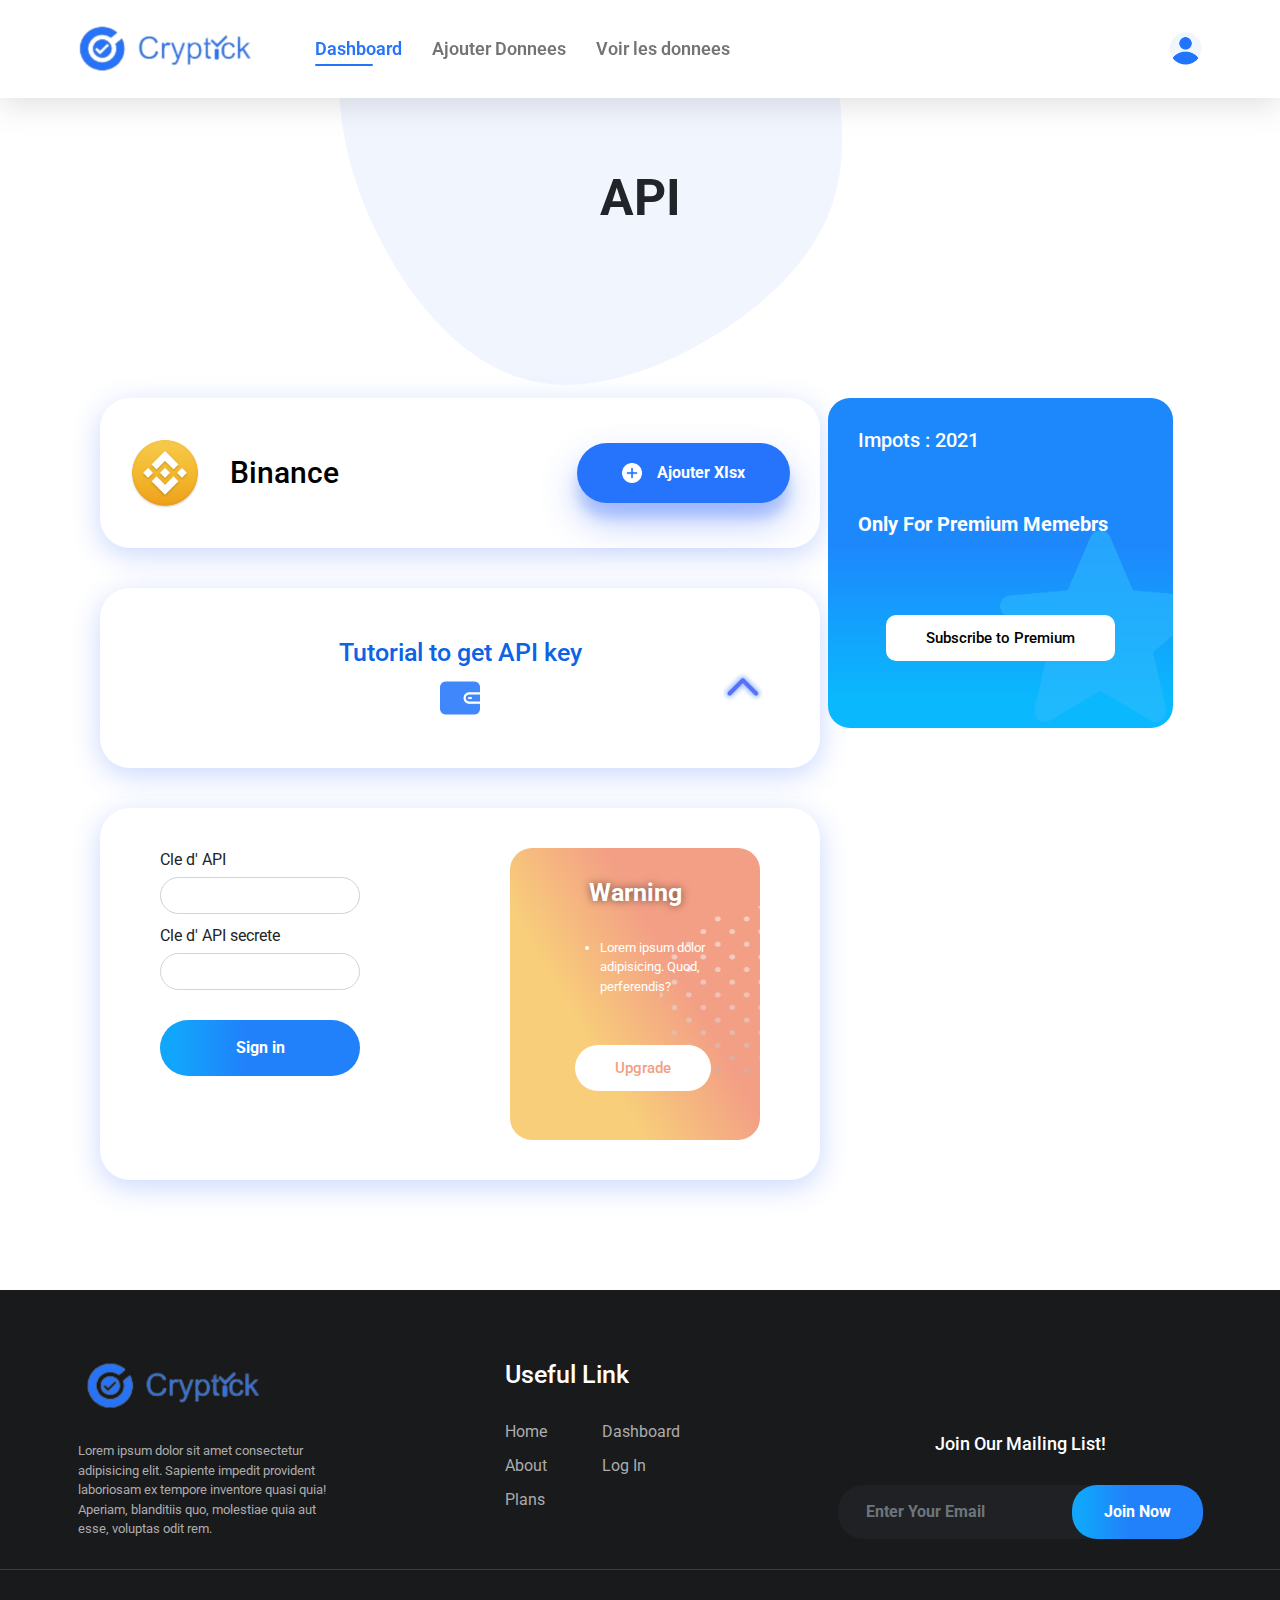
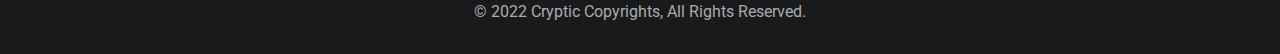
<file: api.html>
<!doctype html>
<html lang="en">
  <head>
    <!-- Required meta tags -->
    <meta charset="utf-8">
    <meta name="viewport" content="width=device-width, initial-scale=1">
    <!-- FAV ADD  -->
    <link rel="icon" type="image/png" sizes="16x16" href="images/fav/favicon-16x16.png">
    <!-- Bootstrap CSS -->
    <link rel="stylesheet" href="css/bootstrap.min.css">
    <!-- STYLE LINK  -->
    <link rel="stylesheet" href="css/main.css">

    <title>API !</title>
  </head>
  <body>
    <header id="header" class="py-4 bg__white">
      <nav class="navbar navbar-expand-lg navbar-light">
        <div class="container px-0">
          <a class="navbar-brand" href="index.html">
            <img class="img-fluid" src="images/logo.png" alt="">
          </a>
          <button class="navbar-toggler" type="button" data-bs-toggle="collapse" data-bs-target="#navbarSupportedContent" aria-controls="navbarSupportedContent" aria-expanded="false" aria-label="Toggle navigation">
            <span class="navbar-toggler-icon"></span>
          </button>
          <div class="collapse navbar-collapse" id="navbarSupportedContent">
            <ul class="navbar-nav me-auto ms-5 mb-2 mb-lg-0 align-items-lg-center align-items-end">
              <li class="nav-item">
                <a class="nav-link active" aria-current="page" href="dashboard.html">
                  Dashboard
                </a>
              </li>
              <li class="nav-item">
                <a class="nav-link" href="">
                  Ajouter Donnees
                </a>
              </li>
              <li class="nav-item">
                <a class="nav-link" href="#">
                  Voir les donnees
                </a>
              </li>
              
            </ul>
            <!-- account id  -->
            <!-- Example single danger button -->
            <div class="d-flex justify-content-end me-5 me-md-0">
              <div class="btn-group">
                <button type="button" class="btn dropdown-toggle shadow-none" data-bs-toggle="dropdown" aria-expanded="false">
                  <img class="w-100" src="images/user.png" alt="">
                </button>
                <ul class="dropdown-menu primary__radius shadow-lg dropdown-menu-end border-0">
                  <li><a class="dropdown-item d-flex align-items-baseline" href="plans.html">
                    <div class="">
                      <span><img class="icon" src="images/plan_icon.jpeg" alt=""></span> 
                    </div>
                    <div class="">
                      <p class="mb-0 font__18 line_0_7 text__blue__dark">Plane</p><small class="font__13 text-black-50">chose your plan</small>
                    </div>
                  </a></li>
  
                  <li><a class="dropdown-item d-flex align-items-baseline" href="sitting.html">
                    <div class="">
                      <span><img class="icon" src="images/sitting.jpeg" alt=""></span> 
                    </div>
                    <div class="">
                      <p class="mb-0 font__18 line_0_7 text__blue__dark">Sittings</p><small class="font__13 text-black-50">Mange your Sittings</small>
                    </div>
                  </a></li>
  
                  <li><a class="dropdown-item d-flex align-items-baseline" href="login.html">
                    <div class="">
                      <span><img class="icon" src="images/plan_icon.jpeg" alt=""></span> 
                    </div>
                    <div class="">
                      <p class="mb-0 font__18 line_0_7 text__blue__dark">LogOut</p><small class="font__13 text-black-50">Logout out Dashboard</small>
                    </div>
                  </a></li>
                </ul>
              </div>
            </div>

          </div>
          
        </div>
      </nav>
    </header>
    <section class="page__tittle text-center">
      <h2 class="pages__tittle font__700 pb-5">API</h2>
    </section>

    <section class="api__add_coin fix_api">
      <div class="container-md px-sm-5 px-0">
        <div class="row justify-content-between mx-0">
          <div class="col-lg-8 px-0">
            <div class="block">
              <div class="row mx-0 align-items-center">
                <div class="col px-0">
                  <div class="coin__info d-flex align-items-center">
                    <div class="coin__type mx-5">
                      <img class="w-100" src="images/exchange_coin/icons_(5).jpeg" alt="">
                    </div>
                    <div class="coin__tittle">
                      <h4>binance</h4>
                    </div>
                  </div>
                </div>
                <div class="col-5 px-0">
                  <div class="coin__info d-flex justify-content-end">
                    <a href="#"  class="btn__base coin__btn text-white d-block bg__blue border-0 mx-5 d-flex align-items-center">
                      <div class="coin__add me-4">
                        <img class="w-100" src="images/plus.png" alt="">
                      </div>
                      Ajouter XIsx
                    </a>
                  </div>
                </div>
              </div>
            </div>

            <div class="block">
              <div class="row mx-0 align-items-center">
                <div class="col">
                  <div class="accordion" id="accordionExample">
                    <div class="accordion-item border-0">
                      <h2 class="accordion-header" id="headingOne">
                        <button class="accordion-button d-flex flex-column align-items-center shadow-none text-center" type="button" data-bs-toggle="collapse" data-bs-target="#collapseOne" aria-expanded="true" aria-controls="collapseOne">
                          <div class="w-50">
                            <h5 class="font__25 mb-3">
                              Tutorial to get API key
                            </h5>
                          </div>
                          <div class="w-50">
                            <img class="accordion__icon" src="images/wallet.png" alt="">
                          </div>
                        </button>
                      </h2>
                      <div id="collapseOne" class="accordion-collapse collapse" aria-labelledby="headingOne" data-bs-parent="#accordionExample">
                        <div class="accordion-body d-none">
                          <p>
                            Lorem ipsum dolor sit amet consectetur adipisicing elit. Tempora magnam saepe consectetur non quibusdam voluptates, culpa officia quisquam architecto recusandae.
                          </p>
                        </div>
                      </div>
                    </div>
                    
                  </div>
                </div>
              </div>
            </div>

            <div class="block sign_in">
              <div class="row justify-content-between mx-5 px-sm-5">
                <div class="col-md-4 px-0 mb-5">
                  <form>
                    <div class="mb-3">
                      <label for="exampleInputEmail1" class="form-label">
                        Cle d' API
                      </label>
                      <input type="email" class="form-control rounded-pill py-3" id="exampleInputEmail1" aria-describedby="emailHelp">
                    </div>
                    <div class="mb-3">
                      <label for="exampleInputPassword1" class="form-label">
                        Cle d' API secrete
                      </label>
                      <input type="password" class="form-control rounded-pill py-3" id="exampleInputPassword1">
                    </div>
                    
                    <button type="submit" class="btn__base text-white d-block w-100 btn__gui border-0 mt-5">Sign in</button>
                  </form>
                </div>
                <div class="col-md-5 px-0">
                  <!-- WARN  -->
                  <div class="card_layout text-center text-white warning__card">
                    <h1 class="mb-5 font__700">Warning
                    </h1>
                    <ul class=" mx-auto my-5 pb-5 ps-5 ms-5">
                      <li class="font__13 text-start">
                        Lorem ipsum dolor adipisicing. Quod, perferendis?
                      </li>
                    </ul>
                    <div class="my-5">
                      <a class="px-5 py-3 bg-white rounded-pill text__blue ms-4 font__15 font__500 " href="#">Upgrade</a>
                    </div>

                  </div>
                </div>
              </div>
            </div>
          </div>
          <div class="col-lg-4">
            <!-- WARN  -->
            <div class="card_layout text-start text-white blue__card ms-lg-auto  ">
              <h2 class="mb-5">Impots : 2021
              </h2>
              <h2 class="py-5 font__700 text-capitalize">
                Only for Premium Memebrs
              </h2>
              <div class="my-5 pt-5 text-center">
              <a class="px-5 py-3 bg-white border__r_1 text__blue font__15 font__500" href="#">
                Subscribe to Premium
              </a>

              </div>

            </div>
          </div>
        </div>
      </div>
    </section>




    <footer class="bg__black pb-5">
      <div class="container">
        <div class="row justify-content-between">
          <div class="col-md-3 mb-5 mb-xl-0">
            <div class="logo_footer mb-5">
              <a class="navbar-brand" href="index.html">
                <img class="img-fluid" src="images/logo.png" alt="">
              </a>
            </div>
            <div class="content__footer">
              <p class="text__gray font__13">
                Lorem ipsum dolor sit amet consectetur adipisicing elit. Sapiente impedit provident laboriosam ex tempore inventore quasi quia! Aperiam, blanditiis quo, molestiae quia aut esse, voluptas odit rem.
              </p>
            </div>
          </div>
          <div class="col-md-2 mb-5 mb-xl-0">
            <h3 class="text-white text-capitalize mb-5 font__25">useful link</h3>
            <div class="d-md-flex justify-content-between d-block">
              <ul class="list-unstyled text-capitalize">
                <li class="mb-3"><a href="index.html" class="text__gray">home</a></li>
                <li class="mb-3"><a href="about.html" class="text__gray">about</a></li>
                <li class="mb-3"><a href="plans.html" class="text__gray">plans</a></li>
              </ul>
              <ul class="list-unstyled text-capitalize">
                <li class="mb-3"><a href="dashboard.html" class="text__gray">Dashboard</a></li>
                <li class="mb-3"><a href="login.html" class="text__gray">Log In</a></li>
              </ul>
            </div>
          </div>

          <div class="col-xl-4 col-md-8 d-none d-md-block  d-flex align-items-end align-self-end">
            <div class="w-100">
              <h3 class="text-white text-capitalize mb-5 font__18 text-center">Join Our mailing list!</h3>
              <form class="w-100">
                <div class="mb-0 footer__mailing">
                  <input type="email" class="form-control font__700" id="exampleInputPassword1" placeholder="Enter Your Email">
                  <button class="text-white font__700 btn__gui">Join Now</button>
                </div>
              </form>
            </div>
          </div>
        </div>
      </div>
      <hr class="bg__gray my-5">
      <div class="footer__owner text-center">
        <p class="text__gray">
          © 2022 Cryptic Copyrights, All Rights Reserved.
        </p>
      </div>
    </footer>
    <script src="https://cdn.jsdelivr.net/npm/bootstrap@5.1.3/dist/js/bootstrap.bundle.min.js" integrity="sha384-ka7Sk0Gln4gmtz2MlQnikT1wXgYsOg+OMhuP+IlRH9sENBO0LRn5q+8nbTov4+1p" crossorigin="anonymous"></script>

  </body>
</html>
</file>
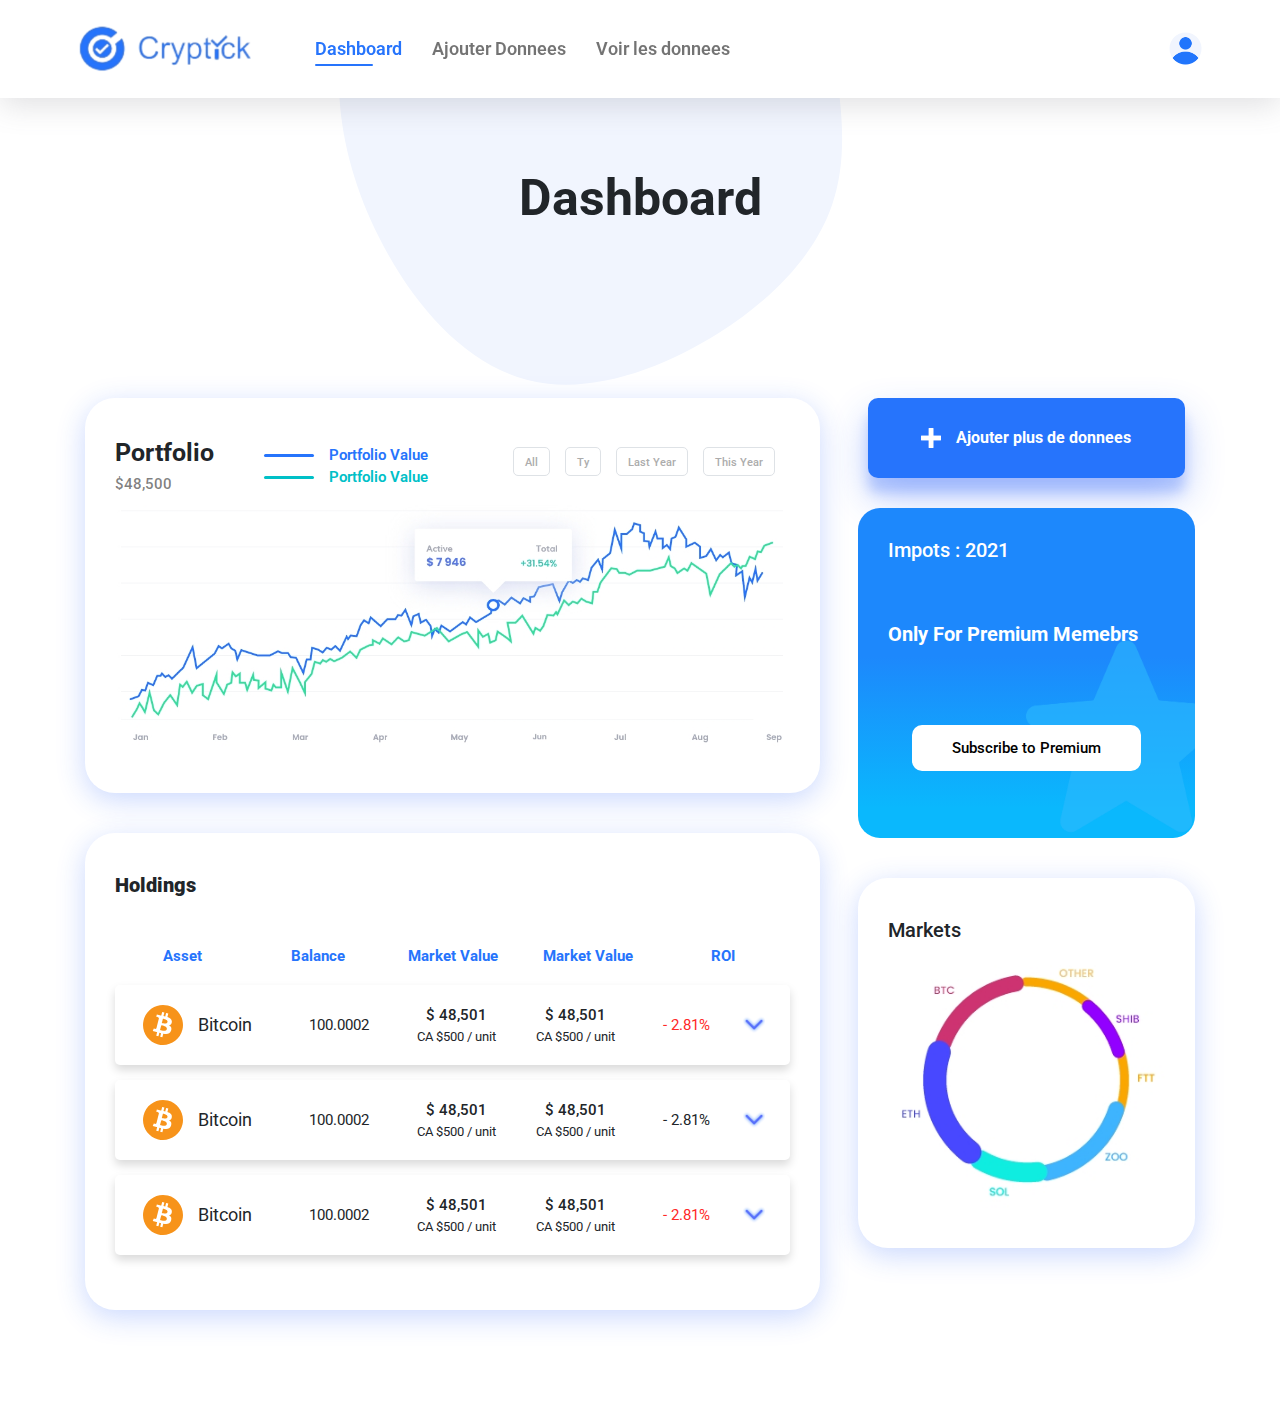
<file: dashboard.html>
<!doctype html>
<html lang="en">
  <head>
    <meta charset="utf-8">
    <meta name="viewport" content="width=device-width, initial-scale=1">
    <!-- FAV ADD  -->
    <link rel="icon" type="image/png" sizes="16x16" href="images/fav/favicon-16x16.png">
    <!-- Bootstrap CSS -->
    <link rel="stylesheet" href="css/bootstrap.min.css">
    <!-- STYLE LINK  -->
    <link rel="stylesheet" href="css/main.css">
    <title>DASHBOARD !</title>
  </head>
  <body>
    <header id="header" class="py-4 bg__white">
      <nav class="navbar navbar-expand-lg navbar-light">
        <div class="container px-0">
          <a class="navbar-brand" href="index.html">
            <img class="img-fluid" src="images/logo.png" alt="">
          </a>
          <button class="navbar-toggler" type="button" data-bs-toggle="collapse" data-bs-target="#navbarSupportedContent" aria-controls="navbarSupportedContent" aria-expanded="false" aria-label="Toggle navigation">
            <span class="navbar-toggler-icon"></span>
          </button>
          <div class="collapse navbar-collapse" id="navbarSupportedContent">
            <ul class="navbar-nav me-auto ms-5 mb-2 mb-lg-0 align-items-lg-center align-items-end">
              <li class="nav-item">
                <a class="nav-link active" aria-current="page" href="dashboard.html">
                  Dashboard
                </a>
              </li>
              <li class="nav-item">
                <a class="nav-link" href="">
                  Ajouter Donnees
                </a>
              </li>
              <li class="nav-item">
                <a class="nav-link" href="#">
                  Voir les donnees
                </a>
              </li>
              
            </ul>
            <!-- account id  -->
            <!-- Example single danger button -->
            <div class="d-flex justify-content-end me-5 me-md-0">
              <div class="btn-group">
                <button type="button" class="btn dropdown-toggle shadow-none" data-bs-toggle="dropdown" aria-expanded="false">
                  <img class="w-100" src="images/user.png" alt="">
                </button>
                <ul class="dropdown-menu primary__radius shadow-lg dropdown-menu-end border-0">
                  <li><a class="dropdown-item d-flex align-items-baseline" href="plans.html">
                    <div class="">
                      <span><img class="icon" src="images/plan_icon.jpeg" alt=""></span> 
                    </div>
                    <div class="">
                      <p class="mb-0 font__18 line_0_7 text__blue__dark">Plane</p><small class="font__13 text-black-50">chose your plan</small>
                    </div>
                  </a></li>
  
                  <li><a class="dropdown-item d-flex align-items-baseline" href="sitting.html">
                    <div class="">
                      <span><img class="icon" src="images/sitting.jpeg" alt=""></span> 
                    </div>
                    <div class="">
                      <p class="mb-0 font__18 line_0_7 text__blue__dark">Sittings</p><small class="font__13 text-black-50">Mange your Sittings</small>
                    </div>
                  </a></li>
  
                  <li><a class="dropdown-item d-flex align-items-baseline" href="login.html">
                    <div class="">
                      <span><img class="icon" src="images/plan_icon.jpeg" alt=""></span> 
                    </div>
                    <div class="">
                      <p class="mb-0 font__18 line_0_7 text__blue__dark">LogOut</p><small class="font__13 text-black-50">Logout out Dashboard</small>
                    </div>
                  </a></li>
                </ul>
              </div>
            </div>

          </div>
          
        </div>
      </nav>
    </header>
    <section class="page__tittle text-center">
      <h2 class="pages__tittle font__700 pb-5">Dashboard</h2>
    </section>
    <section class="fix_api">
      <div class="container">
        <!-- BTN  -->
        <div class="mb-5 width_fit d-block d-lg-none mx-auto">
          <div class="coin__info d-flex justify-content-end">
            <button type="button" class="btn__base coin__btn w-100 text-white d-block bg__blue border-0  d-flex align-items-center border__r_1 justify-content-center min__w_200">
              <div class="coin__add me-4">
                <img class="w-100" src="images/plus_white.png" alt="">
              </div>
              Ajouter plus de donnees
            </button>
          </div>
        </div>
        <div class="row justify-content-between mx-0 dashboard_portfolio">
          <div class="col-lg-8">
            <div class="block px-5">

              <div class="d-flex justify-content-between align-items-center flex-wrap">

                <div class="mb-3">
                  <h3 class="font__25 font__700 mb-2">Portfolio</h3>
                  <p class="font__15 font__500 text-black-50">
                    $48,500
                  </p>
                </div>
  
                <div class="d-flex flex-wrap mb-3 d-none d-lg-block">
                  <div class="me-5 chart__control">
                    <a href="#" class="d-flex align-items-center font__15 font__600 text__blue">
                      <div class="chart__bt me-4 tab__blue"></div>
                      <div>Portfolio Value</div>
                    </a>
                  </div>
                  <div class="me-3 chart__control">
                    <a href="#" class="d-flex align-items-center font__15 font__600 tab__green_text">
                      <div class="chart__bt me-4 tab__green"></div>
                      Portfolio Value
                    </a>
                  </div>
                </div>
  
                <div class="chart__btns mb-3 d-none d-lg-block">
                  <ul class="list-unstyled d-flex flex-wrap">
                    <li class="me-4 border border-1 radius_mini mb-3"><a class="text-capitalize" href="#">all</a></li>
                    <li class="me-4 border border-1 radius_mini mb-3"><a class="text-capitalize" href="#">ty</a></li>
                    <li class="me-4 border border-1 radius_mini mb-3"><a class="text-capitalize" href="#">last year</a></li>
                    <li class="me-4 border border-1 radius_mini mb-3"><a class="text-capitalize" href="#">this year</a></li>
                  </ul>
                </div>
              </div>

              <img class="w-100" src="images/dashboard__01.png" alt="">
            </div>

            <div class="block">
              <div class="row mx-0 align-items-center">
                <div class="col px-5 overflow-auto">
                  <div class="card__tittle mb-5">
                    <h2 class="font__900">Holdings
                    </h2>
                  </div>
                  <div class=" card_header d-flex justify-content-between">
                    <div class="d-flex align-items-center">
                      <h3 class="mx-auto font__700 font__15 text-center">Asset
                      </h3>
                    </div>
                    <div>
                      <h3 class="mx-3 font__700 font__15 text-center">
                        Balance
                      </h3>
                    </div>
                    <div>
                      <h3 class="mx-3 font__700 font__15 text-center">
                        Market Value
                      </h3>
                      
                    </div>
                    <div>
                      <h3 class="mx-3 font__700 font__15 text-center">Market Value
                      </h3>
                      
                    </div>
                    <div>
                      <h3 class="mx-auto font__700 font__15 text-center">ROI</h3>
                    </div>
                  </div>
                  <div class="table__drop">
                    
                    <div class="accordion accordion-flush" id="accordionFlushExample">
                      <div class="accordion-item border-0">
                        <h2 class="accordion-header shadow mb-4 px-4 py-3" id="flush-headingOne">
                          <button class="accordion-button shadow-none collapsed d-flex justify-content-between" type="button" data-bs-toggle="collapse" data-bs-target="#flush-collapseOne" aria-expanded="false" aria-controls="flush-collapseOne">
                            <div class="d-flex align-items-center">
                              <img class="accordion__icon" src="images/bitcoin.svg" alt="">
                              <h3 class="mx-4 font__400">Bitcoin</h3>
                            </div>
                            <div>
                              <h5 class="mx-4 font__400 font__15">
                                100.0002
                              </h5>
                            </div>
                            <div>
                              <h5 class="mx-4 font__500 font__15 mb-2">
                                $ 48,501
                              </h5>
                              <p class="text-center font__400 font__13">
                                CA $500 / unit
                              </p>
                            </div>
                            <div>
                              <h5 class="mx-4 font__500 font__15 mb-2">
                                $ 48,501
                              </h5>
                              <p class="text-center font__400 font__13">
                                CA $500 / unit
                              </p>
                            </div>
                            <div>
                              <h5 class="mx-4 font__400 font__15 text__red">
                                - 2.81%
                              </h5>
                            </div>
                          </button>
                        </h2>
                        <div id="flush-collapseOne" class="accordion-collapse collapse" aria-labelledby="flush-headingOne" data-bs-parent="#accordionFlushExample">
                          <div class="accordion-body mb-4">
                            <!-- SUB-TABLE  -->
                            <table class="table">
                              <thead class="">
                                <tr class="">
                                  <th scope="col" class="font__15 font__500 py-3 text-center">
                                    Wallet
                                  </th>
                                  <th scope="col" class="font__15 font__500 py-3 text-center">
                                    Balance
                                  </th>
                                  <th scope="col" class="font__15 font__500 py-3 text-center">
                                    Value
                                  </th>
                                  <th scope="col" class="font__15 font__500 py-3 text-center">
                                    Allocation
                                  </th>
                                </tr>
                              </thead>
                              <tbody class="border-0">
                                <tr>
                                  <th scope="row" class="text-center font__400 font__15 py-3">
                                    Binance Smart Wallet
                                  </th>
                                  <td class="text-center font__400 font__15 py-3">
                                    Binance Smart Wallet
                                  </td>
                                  <td class="text-center font__400 font__15 py-3">
                                    $ 48,501
                                  </td>
                                  <td class="text-center font__400 font__15 py-3 d-flex justify-content-center align-items-center">
                                    25%
                                    <div class="box__zone tab__green"></div>
                                  </td>
                                </tr>
                                <tr>
                                  <th scope="row" class="text-center font__400 font__15 py-3">
                                    Binance Smart Wallet
                                  </th>
                                  <td class="text-center font__400 font__15 py-3">
                                    Binance Smart Wallet
                                  </td>
                                  <td class="text-center font__400 font__15 py-3">
                                    $ 48,501
                                  </td>
                                  <td class="text-center font__400 font__15 py-3 d-flex justify-content-center align-items-center">
                                    25%
                                    <div class="box__zone tab__blue"></div>
                                  </td>
                                </tr>
                                <tr>
                                  <th scope="row" class="text-center font__400 font__15 py-3">
                                    Binance Smart Wallet
                                  </th>
                                  <td class="text-center font__400 font__15 py-3">
                                    Binance Smart Wallet
                                  </td>
                                  <td class="text-center font__400 font__15 py-3">
                                    $ 48,501
                                  </td>
                                  <td class="text-center font__400 font__15 py-3 d-flex justify-content-center align-items-center">
                                    25%
                                    <div class="box__zone tab__red"></div>
                                  </td>
                                </tr>
                              </tbody>
                            </table>
                          </div>
                        </div>
                      </div>
                      <!-- NEXT DUMMY  -->
                      <div class="accordion-item border-0">
                        <h2 class="accordion-header shadow mb-4 px-4 py-3" id="flush-headingTwo">
                          <button class="accordion-button shadow-none collapsed d-flex justify-content-between" type="button" data-bs-toggle="collapse" data-bs-target="#flush-collapseTwo" aria-expanded="false" aria-controls="flush-collapseTwo">
                            <div class="d-flex align-items-center">
                              <img class="accordion__icon" src="images/bitcoin.svg" alt="">
                              <h3 class="mx-4 font__400">Bitcoin</h3>
                            </div>
                            <div>
                              <h5 class="mx-4 font__400 font__15">
                                100.0002
                              </h5>
                            </div>
                            <div>
                              <h5 class="mx-4 font__500 font__15 mb-2">
                                $ 48,501
                              </h5>
                              <p class="text-center font__400 font__13">
                                CA $500 / unit
                              </p>
                            </div>
                            <div>
                              <h5 class="mx-4 font__500 font__15 mb-2">
                                $ 48,501
                              </h5>
                              <p class="text-center font__400 font__13">
                                CA $500 / unit
                              </p>
                            </div>
                            <div>
                              <h5 class="mx-4 font__400 font__15">
                                - 2.81%
                              </h5>
                            </div>
                          </button>
                        </h2>
                        <div id="flush-collapseTwo" class="accordion-collapse collapse" aria-labelledby="flush-headingTwo" data-bs-parent="#accordionFlushExample">
                          <div class="accordion-body mb-4">
                            <!-- SUB-TABLE  -->
                            <table class="table">
                              <thead class="">
                                <tr class="">
                                  <th scope="col" class="font__15 font__500 py-3 text-center">
                                    Wallet
                                  </th>
                                  <th scope="col" class="font__15 font__500 py-3 text-center">
                                    Balance
                                  </th>
                                  <th scope="col" class="font__15 font__500 py-3 text-center">
                                    Value
                                  </th>
                                  <th scope="col" class="font__15 font__500 py-3 text-center">
                                    Allocation
                                  </th>
                                </tr>
                              </thead>
                              <tbody class="border-0">
                                <tr>
                                  <th scope="row" class="text-center font__400 font__15 py-3">
                                    Binance Smart Wallet
                                  </th>
                                  <td class="text-center font__400 font__15 py-3">
                                    Binance Smart Wallet
                                  </td>
                                  <td class="text-center font__400 font__15 py-3">
                                    $ 48,501
                                  </td>
                                  <td class="text-center font__400 font__15 py-3 d-flex justify-content-center align-items-center">
                                    25%
                                    <div class="box__zone tab__green"></div>
                                  </td>
                                </tr>
                                <tr>
                                  <th scope="row" class="text-center font__400 font__15 py-3">
                                    Binance Smart Wallet
                                  </th>
                                  <td class="text-center font__400 font__15 py-3">
                                    Binance Smart Wallet
                                  </td>
                                  <td class="text-center font__400 font__15 py-3">
                                    $ 48,501
                                  </td>
                                  <td class="text-center font__400 font__15 py-3 d-flex justify-content-center align-items-center">
                                    25%
                                    <div class="box__zone tab__blue"></div>
                                  </td>
                                </tr>
                                <tr>
                                  <th scope="row" class="text-center font__400 font__15 py-3">
                                    Binance Smart Wallet
                                  </th>
                                  <td class="text-center font__400 font__15 py-3">
                                    Binance Smart Wallet
                                  </td>
                                  <td class="text-center font__400 font__15 py-3">
                                    $ 48,501
                                  </td>
                                  <td class="text-center font__400 font__15 py-3 d-flex justify-content-center align-items-center">
                                    25%
                                    <div class="box__zone tab__red"></div>
                                  </td>
                                </tr>
                              </tbody>
                            </table>
                          </div>
                        </div>
                      </div>

                      <div class="accordion-item border-0">
                        <h2 class="accordion-header shadow mb-4 px-4 py-3" id="flush-headingThree">
                          <button class="accordion-button shadow-none collapsed d-flex justify-content-between" type="button" data-bs-toggle="collapse" data-bs-target="#flush-collapseThree" aria-expanded="false" aria-controls="flush-collapseThree">
                            <div class="d-flex align-items-center">
                              <img class="accordion__icon" src="images/bitcoin.svg" alt="">
                              <h3 class="mx-4 font__400">Bitcoin</h3>
                            </div>
                            <div>
                              <h5 class="mx-4 font__400 font__15">
                                100.0002
                              </h5>
                            </div>
                            <div>
                              <h5 class="mx-4 font__500 font__15 mb-2">
                                $ 48,501
                              </h5>
                              <p class="text-center font__400 font__13">
                                CA $500 / unit
                              </p>
                            </div>
                            <div>
                              <h5 class="mx-4 font__500 font__15 mb-2">
                                $ 48,501
                              </h5>
                              <p class="text-center font__400 font__13">
                                CA $500 / unit
                              </p>
                            </div>
                            <div>
                              <h5 class="mx-4 font__400 font__15 text__green">
                                - 2.81%
                              </h5>
                            </div>
                          </button>
                        </h2>
                        <div id="flush-collapseThree" class="accordion-collapse collapse" aria-labelledby="flush-headingThree" data-bs-parent="#accordionFlushExample">
                          <div class="accordion-body">
                            <!-- SUB-TABLE  -->
                            <table class="table">
                              <thead class="">
                                <tr class="">
                                  <th scope="col" class="font__15 font__500 py-3 text-center">
                                    Wallet
                                  </th>
                                  <th scope="col" class="font__15 font__500 py-3 text-center">
                                    Balance
                                  </th>
                                  <th scope="col" class="font__15 font__500 py-3 text-center">
                                    Value
                                  </th>
                                  <th scope="col" class="font__15 font__500 py-3 text-center">
                                    Allocation
                                  </th>
                                </tr>
                              </thead>
                              <tbody class="border-0">
                                <tr>
                                  <th scope="row" class="text-center font__400 font__15 py-3">
                                    Binance Smart Wallet
                                  </th>
                                  <td class="text-center font__400 font__15 py-3">
                                    Binance Smart Wallet
                                  </td>
                                  <td class="text-center font__400 font__15 py-3">
                                    $ 48,501
                                  </td>
                                  <td class="text-center font__400 font__15 py-3 d-flex justify-content-center align-items-center">
                                    25%
                                    <div class="box__zone tab__green"></div>
                                  </td>
                                </tr>
                                <tr>
                                  <th scope="row" class="text-center font__400 font__15 py-3">
                                    Binance Smart Wallet
                                  </th>
                                  <td class="text-center font__400 font__15 py-3">
                                    Binance Smart Wallet
                                  </td>
                                  <td class="text-center font__400 font__15 py-3">
                                    $ 48,501
                                  </td>
                                  <td class="text-center font__400 font__15 py-3 d-flex justify-content-center align-items-center">
                                    25%
                                    <div class="box__zone tab__blue"></div>
                                  </td>
                                </tr>
                                <tr>
                                  <th scope="row" class="text-center font__400 font__15 py-3">
                                    Binance Smart Wallet
                                  </th>
                                  <td class="text-center font__400 font__15 py-3">
                                    Binance Smart Wallet
                                  </td>
                                  <td class="text-center font__400 font__15 py-3">
                                    $ 48,501
                                  </td>
                                  <td class="text-center font__400 font__15 py-3 d-flex justify-content-center align-items-center">
                                    25%
                                    <div class="box__zone tab__red"></div>
                                  </td>
                                </tr>
                              </tbody>
                            </table>
                          </div>
                        </div>
                      </div>
                    </div>
                  </div>

                </div>
              </div>
            </div>


          </div>
          <div class="col-lg-4 ps-5">
            <!-- BTN  -->
            <div class="mb-5 d-lg-block d-none">
              <div class="coin__info d-flex justify-content-end">
                <button type="button" class="btn__base coin__btn w-100 text-white d-block bg__blue border-0 mx-3 d-flex align-items-center border__r_1 justify-content-center">
                  <div class="coin__add me-4">
                    <img class="w-100" src="images/plus_white.png" alt="">
                  </div>
                  Ajouter plus de donnees
                </button>
              </div>
            </div>
            <!-- WARN  -->
            <div class="pb-3">
              <div class="card_layout text-start text-white blue__card  mb-5 mx-auto">
                <h2 class="mb-5">Impots : 2021
                </h2>
                <h2 class="py-5 font__700 text-capitalize">
                  Only for Premium Memebrs
                </h2>
                <div class="my-5 pt-5 text-center">
                <a class="px-5 py-3 bg-white border__r_1 text__blue font__15 font__500" href="#">
                  Subscribe to Premium
                </a>
  
                </div>
  
              </div>
            </div>

            <!-- WARN  -->
            <div class="block text-start px-5">
              <h2 class="mb-0">
                Markets
              </h2>
              <div class="circle">
                <img class="w-100" src="images/dashboard__02.png" alt="">
              </div>
              

            </div>
          </div>
        </div>
      </div>
    </section>


    <script src="js/bootstrap.bundle.min.js"></script>
  </body>
</html>
</file>
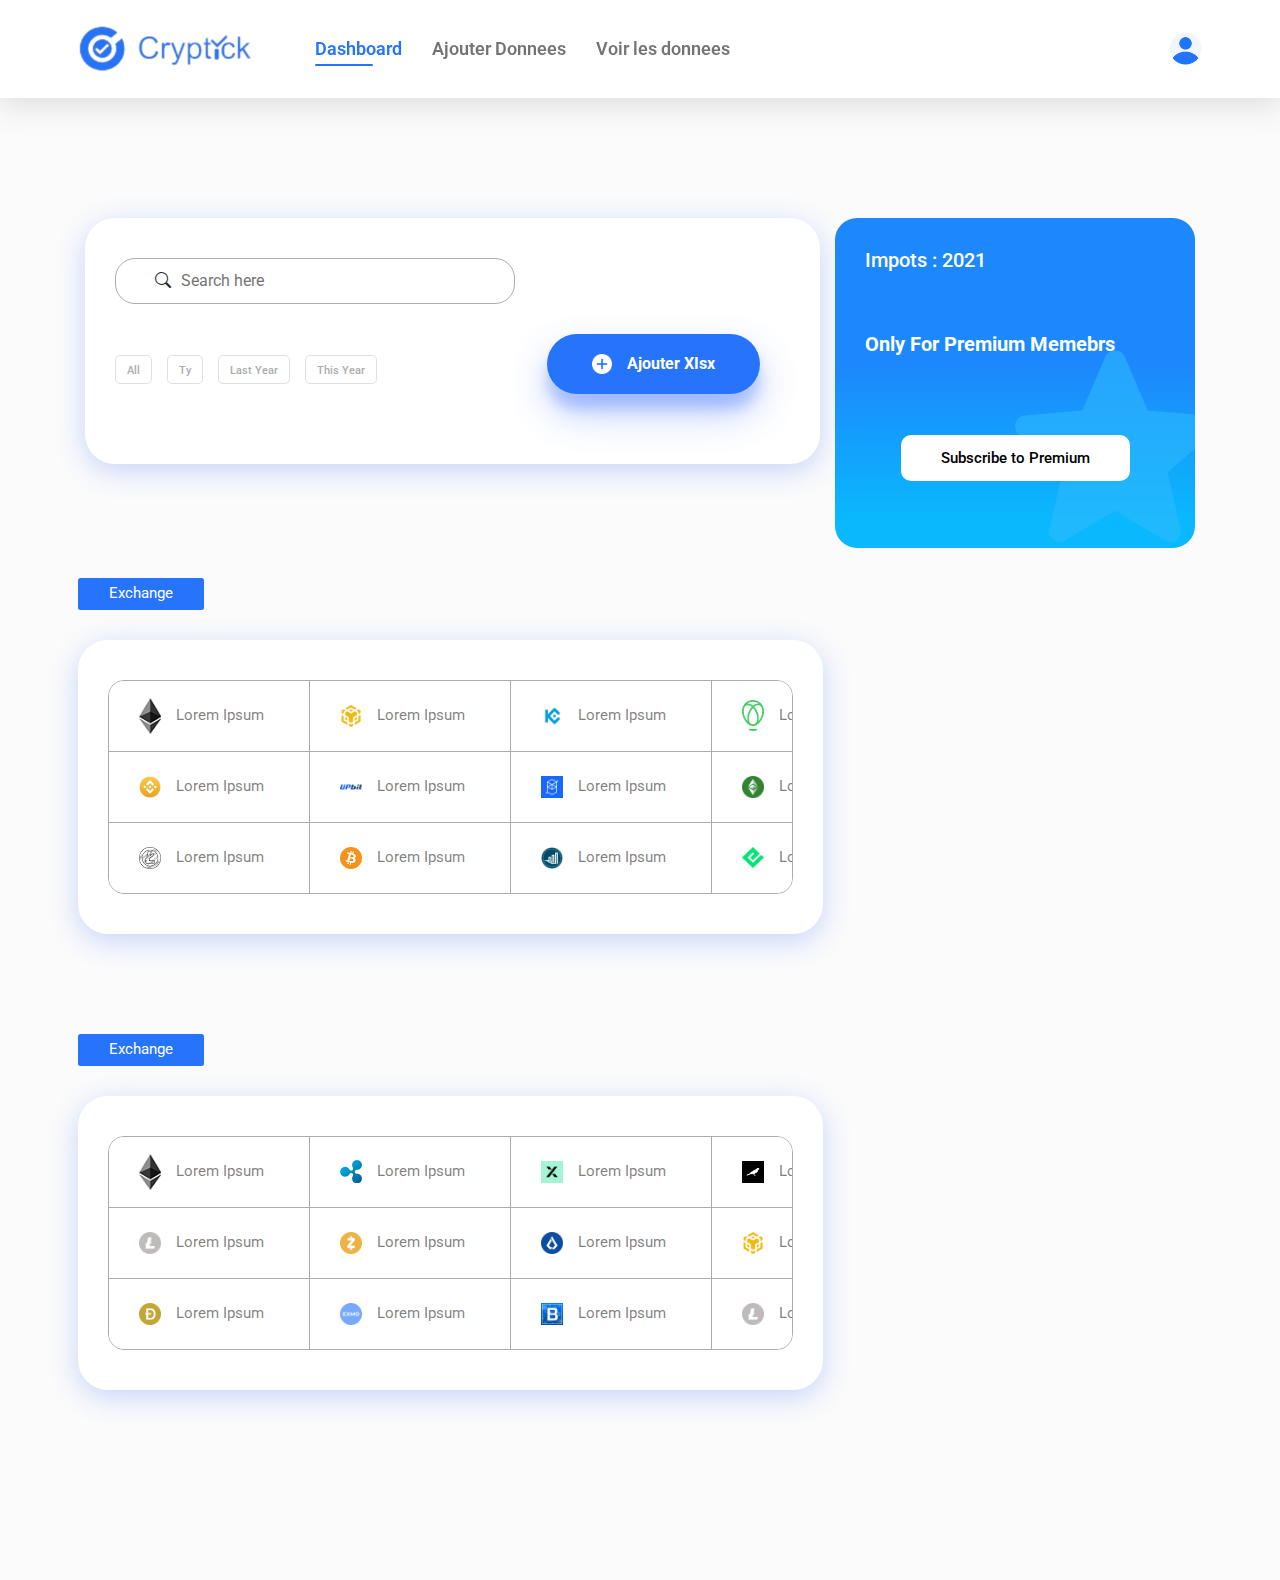
<file: exchange.html>
<!doctype html>
<html lang="en">
  <head>
    <!-- Required meta tags -->
    <meta charset="utf-8">
    <meta name="viewport" content="width=device-width, initial-scale=1">
    <!-- FAV ADD  -->
    <link rel="icon" type="image/png" sizes="16x16" href="images/fav/favicon-16x16.png">
    <link rel="stylesheet" href="https://cdn.jsdelivr.net/npm/bootstrap-icons@1.8.1/font/bootstrap-icons.css">
    <!-- Bootstrap CSS -->
    <link rel="stylesheet" href="css/bootstrap.min.css">
    <!-- STYLE LINK  -->
    <link rel="stylesheet" href="css/main.css">

    <title>Exchange!</title>
  </head>
  <body class="bg_body">
    <header id="header" class="py-4 bg__white">
      <nav class="navbar navbar-expand-lg navbar-light">
        <div class="container px-0">
          <a class="navbar-brand" href="index.html">
            <img class="img-fluid" src="images/logo.png" alt="">
          </a>
          <button class="navbar-toggler" type="button" data-bs-toggle="collapse" data-bs-target="#navbarSupportedContent" aria-controls="navbarSupportedContent" aria-expanded="false" aria-label="Toggle navigation">
            <span class="navbar-toggler-icon"></span>
          </button>
          <div class="collapse navbar-collapse" id="navbarSupportedContent">
            <ul class="navbar-nav me-auto ms-5 mb-2 mb-lg-0 align-items-lg-center align-items-end">
              <li class="nav-item">
                <a class="nav-link active" aria-current="page" href="dashboard.html">
                  Dashboard
                </a>
              </li>
              <li class="nav-item">
                <a class="nav-link" href="">
                  Ajouter Donnees
                </a>
              </li>
              <li class="nav-item">
                <a class="nav-link" href="#">
                  Voir les donnees
                </a>
              </li>
              
            </ul>
            <!-- account id  -->
            <!-- Example single danger button -->
            <div class="d-flex justify-content-end me-5 me-md-0">
              <div class="btn-group">
                <button type="button" class="btn dropdown-toggle shadow-none" data-bs-toggle="dropdown" aria-expanded="false">
                  <img class="w-100" src="images/user.png" alt="">
                </button>
                <ul class="dropdown-menu primary__radius shadow-lg dropdown-menu-end border-0">
                  <li><a class="dropdown-item d-flex align-items-baseline" href="plans.html">
                    <div class="">
                      <span><img class="icon" src="images/plan_icon.jpeg" alt=""></span> 
                    </div>
                    <div class="">
                      <p class="mb-0 font__18 line_0_7 text__blue__dark">Plane</p><small class="font__13 text-black-50">chose your plan</small>
                    </div>
                  </a></li>
  
                  <li><a class="dropdown-item d-flex align-items-baseline" href="sitting.html">
                    <div class="">
                      <span><img class="icon" src="images/sitting.jpeg" alt=""></span> 
                    </div>
                    <div class="">
                      <p class="mb-0 font__18 line_0_7 text__blue__dark">Sittings</p><small class="font__13 text-black-50">Mange your Sittings</small>
                    </div>
                  </a></li>
  
                  <li><a class="dropdown-item d-flex align-items-baseline" href="login.html">
                    <div class="">
                      <span><img class="icon" src="images/plan_icon.jpeg" alt=""></span> 
                    </div>
                    <div class="">
                      <p class="mb-0 font__18 line_0_7 text__blue__dark">LogOut</p><small class="font__13 text-black-50">Logout out Dashboard</small>
                    </div>
                  </a></li>
                </ul>
              </div>
            </div>

          </div>
          
        </div>
      </nav>
    </header>

    <section class="see__tables">
      <div class="container">
        <div class="col">
          <div class="row justify-content-between mx-0">
            <div class="col-lg-8">
              <div class="block px-5">
                <div class="row align-items-center mb-5">
                  <div class="col-md-6">
                    <form class="see_data">
                      <input type="text" class="py-3"  placeholder="Search here">
                      <div class="input_icon">
                        <i class="bi bi-search"></i>
                      </div>
                    </form>
                  </div>
                  
                </div>
  
                <div class="row align-items-end mb-5">
                  <div class="col-md-6">
                    <div class="chart__btns d-none d-lg-block">
                      <ul class="list-unstyled d-flex flex-wrap">
                        <li class="me-4 border border-1 radius_mini mb-3"><a class="text-capitalize" href="#">all</a></li>
                        <li class="me-4 border border-1 radius_mini mb-3"><a class="text-capitalize" href="#">ty</a></li>
                        <li class="me-4 border border-1 radius_mini mb-3"><a class="text-capitalize" href="#">last year</a></li>
                        <li class="me-4 border border-1 radius_mini mb-3"><a class="text-capitalize" href="#">this year</a></li>
                      </ul>
                    </div>
                  </div>
                  <div class="col-md-6">
                    <div class="coin__info d-flex justify-content-end">
                      <a href="#"  class="btn__base coin__btn text-white d-block bg__blue border-0 mx-5 d-flex align-items-center">
                        <div class="coin__add me-4">
                          <img class="w-100" src="images/plus.png" alt="">
                        </div>
                        Ajouter XIsx
                      </a>
                    </div>
                  </div>
                </div>
                
                
              </div>
            </div>
            <div class="col-lg-4">
              <!-- WARN  -->
              <div class="card_layout text-start text-white blue__card ms-lg-auto  ">
                <h2 class="mb-5">Impots : 2021
                </h2>
                <h2 class="py-5 font__700 text-capitalize">
                  Only for Premium Memebrs
                </h2>
                <div class="my-5 pt-5 text-center">
                <a class="px-5 py-3 bg-white border__r_1 text__blue font__15 font__500" href="#">
                  Subscribe to Premium
                </a>
  
                </div>
  
              </div>
            </div>
          </div>
  
          <div class="row exchnage mb-5">
            <div class="col-lg-8">
              <div class="exchange_btn my-5">
                <a href="#" class="btn font__15 bg__blue text-white px-5 shadow-none">Exchange</a>
              </div>
              <div class="block px-5">
                <div class="gridy overflow-auto">
                  <div class="grid_item">
                    <div class="btn-group w-100 h-100" role="group" aria-label="Basic checkbox toggle button group">
                      <input type="checkbox" class="btn-check shadow-none" id="btncheck1" autocomplete="off">
                      <label class=" btn-outline-primary d-flex align-items-center py-3 px-5" for="btncheck1">
                        <img src="images/exchange_coin/icons_().jpeg" alt="">
                        <p class="font__15 ms-4 text-black-50 text-capitalize">
                          Lorem ipsum
                        </p>
                      </label>
                    </div>
                  </div>
                  <div class="grid_item">
                    <div class="btn-group w-100 h-100" role="group" aria-label="Basic checkbox toggle button group">
                      <input type="checkbox" class="btn-check shadow-none" id="btncheck2" autocomplete="off">
                      <label class=" btn-outline-primary d-flex align-items-center py-3 px-5" for="btncheck2">
                        <img src="images/exchange_coin/icons_(2).jpeg" alt="">
                        <p class="font__15 ms-4 text-black-50 text-capitalize">
                          Lorem ipsum
                        </p>
                      </label>
                    </div>
                  </div>
                  <div class="grid_item">
                    <div class="btn-group w-100 h-100" role="group" aria-label="Basic checkbox toggle button group">
                      <input type="checkbox" class="btn-check shadow-none" id="btncheck3" autocomplete="off">
                      <label class=" btn-outline-primary d-flex align-items-center py-3 px-5" for="btncheck3">
                        <img src="images/exchange_coin/icons_(3).jpeg" alt="">
                        <p class="font__15 ms-4 text-black-50 text-capitalize">
                          Lorem ipsum
                        </p>
                      </label>
                    </div>
                  </div>
                  <div class="grid_item">
                    <div class="btn-group w-100 h-100" role="group" aria-label="Basic checkbox toggle button group">
                      <input type="checkbox" class="btn-check shadow-none" id="btncheck4" autocomplete="off">
                      <label class=" btn-outline-primary d-flex align-items-center py-3 px-5" for="btncheck4">
                        <img src="images/exchange_coin/icons_(4).jpeg" alt="">
                        <p class="font__15 ms-4 text-black-50 text-capitalize">
                          Lorem ipsum
                        </p>
                      </label>
                    </div>
                  </div>
  
                  <div class="grid_item">
                    <div class="btn-group w-100 h-100" role="group" aria-label="Basic checkbox toggle button group">
                      <input type="checkbox" class="btn-check shadow-none" id="btncheck5" autocomplete="off">
                      <label class=" btn-outline-primary d-flex align-items-center py-3 px-5" for="btncheck5">
                        <img src="images/exchange_coin/icons_(5).jpeg" alt="">
                        <p class="font__15 ms-4 text-black-50 text-capitalize">
                          Lorem ipsum
                        </p>
                      </label>
                    </div>
                  </div>
                  <div class="grid_item">
                    <div class="btn-group w-100 h-100" role="group" aria-label="Basic checkbox toggle button group">
                      <input type="checkbox" class="btn-check shadow-none" id="btncheck6" autocomplete="off">
                      <label class=" btn-outline-primary d-flex align-items-center py-3 px-5" for="btncheck6">
                        <img src="images/exchange_coin/icons_(6).jpeg" alt="">
                        <p class="font__15 ms-4 text-black-50 text-capitalize">
                          Lorem ipsum
                        </p>
                      </label>
                    </div>
                  </div>
                  <div class="grid_item">
                    <div class="btn-group w-100 h-100" role="group" aria-label="Basic checkbox toggle button group">
                      <input type="checkbox" class="btn-check shadow-none" id="btncheck7" autocomplete="off">
                      <label class=" btn-outline-primary d-flex align-items-center py-3 px-5" for="btncheck7">
                        <img src="images/exchange_coin/icons_(7).jpeg" alt="">
                        <p class="font__15 ms-4 text-black-50 text-capitalize">
                          Lorem ipsum
                        </p>
                      </label>
                    </div>
                  </div>
                  <div class="grid_item">
                    <div class="btn-group w-100 h-100" role="group" aria-label="Basic checkbox toggle button group">
                      <input type="checkbox" class="btn-check shadow-none" id="btncheck8" autocomplete="off">
                      <label class=" btn-outline-primary d-flex align-items-center py-3 px-5" for="btncheck8">
                        <img src="images/exchange_coin/icons_(8).jpeg" alt="">
                        <p class="font__15 ms-4 text-black-50 text-capitalize">
                          Lorem ipsum
                        </p>
                      </label>
                    </div>
                  </div>
  
                  <!-- next clone  -->
                  <div class="grid_item">
                    <div class="btn-group w-100 h-100" role="group" aria-label="Basic checkbox toggle button group">
                      <input type="checkbox" class="btn-check shadow-none" id="btncheck9" autocomplete="off">
                      <label class=" btn-outline-primary d-flex align-items-center py-3 px-5" for="btncheck9">
                        <img src="images/exchange_coin/icons_(9).jpeg" alt="">
                        <p class="font__15 ms-4 text-black-50 text-capitalize">
                          Lorem ipsum
                        </p>
                      </label>
                    </div>
                  </div>
                  <div class="grid_item">
                    <div class="btn-group w-100 h-100" role="group" aria-label="Basic checkbox toggle button group">
                      <input type="checkbox" class="btn-check shadow-none" id="btncheck10" autocomplete="off">
                      <label class=" btn-outline-primary d-flex align-items-center py-3 px-5" for="btncheck10">
                        <img src="images/exchange_coin/icons_(10).jpeg" alt="">
                        <p class="font__15 ms-4 text-black-50 text-capitalize">
                          Lorem ipsum
                        </p>
                      </label>
                    </div>
                  </div>
                  <div class="grid_item">
                    <div class="btn-group w-100 h-100" role="group" aria-label="Basic checkbox toggle button group">
                      <input type="checkbox" class="btn-check shadow-none" id="btncheck11" autocomplete="off">
                      <label class=" btn-outline-primary d-flex align-items-center py-3 px-5" for="btncheck11">
                        <img src="images/exchange_coin/icons_(11).jpeg" alt="">
                        <p class="font__15 ms-4 text-black-50 text-capitalize">
                          Lorem ipsum
                        </p>
                      </label>
                    </div>
                  </div>
                  <div class="grid_item">
                    <div class="btn-group w-100 h-100" role="group" aria-label="Basic checkbox toggle button group">
                      <input type="checkbox" class="btn-check shadow-none" id="btncheck12" autocomplete="off">
                      <label class=" btn-outline-primary d-flex align-items-center py-3 px-5" for="btncheck12">
                        <img src="images/exchange_coin/icons_(12).jpeg" alt="">
                        <p class="font__15 ms-4 text-black-50 text-capitalize">
                          Lorem ipsum
                        </p>
                      </label>
                    </div>
                  </div>
                </div>
              </div>
            </div>
          </div>
  
          <div class="row exchnage mb-5">
            <div class="col-lg-8">
              <div class="exchange_btn my-5">
                <a href="#" class="btn font__15 bg__blue text-white px-5 shadow-none">Exchange</a>
              </div>
              <div class="block px-5">
                <div class="gridy overflow-auto">
                  <div class="grid_item">
                    <div class="btn-group w-100 h-100" role="group" aria-label="Basic checkbox toggle button group">
                      <input type="checkbox" class="btn-check shadow-none" id="btncheck13" autocomplete="off">
                      <label class=" btn-outline-primary d-flex align-items-center py-3 px-5" for="btncheck13">
                        <img src="images/exchange_coin/icons_().jpeg" alt="">
                        <p class="font__15 ms-4 text-black-50 text-capitalize">
                          Lorem ipsum
                        </p>
                      </label>
                    </div>
                  </div>
                  <div class="grid_item">
                    <div class="btn-group w-100 h-100" role="group" aria-label="Basic checkbox toggle button group">
                      <input type="checkbox" class="btn-check shadow-none" id="btncheck14" autocomplete="off">
                      <label class=" btn-outline-primary d-flex align-items-center py-3 px-5" for="btncheck14">
                        <img src="images/exchange_coin/icons_(13).jpeg" alt="">
                        <p class="font__15 ms-4 text-black-50 text-capitalize">
                          Lorem ipsum
                        </p>
                      </label>
                    </div>
                  </div>
                  <div class="grid_item">
                    <div class="btn-group w-100 h-100" role="group" aria-label="Basic checkbox toggle button group">
                      <input type="checkbox" class="btn-check shadow-none" id="btncheck15" autocomplete="off">
                      <label class=" btn-outline-primary d-flex align-items-center py-3 px-5" for="btncheck15">
                        <img src="images/exchange_coin/icons_(14).jpeg" alt="">
                        <p class="font__15 ms-4 text-black-50 text-capitalize">
                          Lorem ipsum
                        </p>
                      </label>
                    </div>
                  </div>
                  <div class="grid_item">
                    <div class="btn-group w-100 h-100" role="group" aria-label="Basic checkbox toggle button group">
                      <input type="checkbox" class="btn-check shadow-none" id="btncheck16" autocomplete="off">
                      <label class=" btn-outline-primary d-flex align-items-center py-3 px-5" for="btncheck16">
                        <img src="images/exchange_coin/icons_(28).jpeg" alt="">
                        <p class="font__15 ms-4 text-black-50 text-capitalize">
                          Lorem ipsum
                        </p>
                      </label>
                    </div>
                  </div>
  
                  <div class="grid_item">
                    <div class="btn-group w-100 h-100" role="group" aria-label="Basic checkbox toggle button group">
                      <input type="checkbox" class="btn-check shadow-none" id="btncheck17" autocomplete="off">
                      <label class=" btn-outline-primary d-flex align-items-center py-3 px-5" for="btncheck17">
                        <img src="images/exchange_coin/icons_(31).jpeg" alt="">
                        <p class="font__15 ms-4 text-black-50 text-capitalize">
                          Lorem ipsum
                        </p>
                      </label>
                    </div>
                  </div>
                  <div class="grid_item">
                    <div class="btn-group w-100 h-100" role="group" aria-label="Basic checkbox toggle button group">
                      <input type="checkbox" class="btn-check shadow-none" id="btncheck18" autocomplete="off">
                      <label class=" btn-outline-primary d-flex align-items-center py-3 px-5" for="btncheck18">
                        <img src="images/exchange_coin/icons_(19).jpeg" alt="">
                        <p class="font__15 ms-4 text-black-50 text-capitalize">
                          Lorem ipsum
                        </p>
                      </label>
                    </div>
                  </div>
                  <div class="grid_item">
                    <div class="btn-group w-100 h-100" role="group" aria-label="Basic checkbox toggle button group">
                      <input type="checkbox" class="btn-check shadow-none" id="btncheck19" autocomplete="off">
                      <label class=" btn-outline-primary d-flex align-items-center py-3 px-5" for="btncheck19">
                        <img src="images/exchange_coin/icons_(39).jpeg" alt="">
                        <p class="font__15 ms-4 text-black-50 text-capitalize">
                          Lorem ipsum
                        </p>
                      </label>
                    </div>
                  </div>
                  <div class="grid_item">
                    <div class="btn-group w-100 h-100" role="group" aria-label="Basic checkbox toggle button group">
                      <input type="checkbox" class="btn-check shadow-none" id="btncheck20" autocomplete="off">
                      <label class=" btn-outline-primary d-flex align-items-center py-3 px-5" for="btncheck20">
                        <img src="images/exchange_coin/icons_(2).jpeg" alt="">
                        <p class="font__15 ms-4 text-black-50 text-capitalize">
                          Lorem ipsum
                        </p>
                      </label>
                    </div>
                  </div>
  
                  <!-- next clone  -->
                  <div class="grid_item">
                    <div class="btn-group w-100 h-100" role="group" aria-label="Basic checkbox toggle button group">
                      <input type="checkbox" class="btn-check shadow-none" id="btncheck21" autocomplete="off">
                      <label class=" btn-outline-primary d-flex align-items-center py-3 px-5" for="btncheck21">
                        <img src="images/exchange_coin/icons_(38).jpeg" alt="">
                        <p class="font__15 ms-4 text-black-50 text-capitalize">
                          Lorem ipsum
                        </p>
                      </label>
                    </div>
                  </div>
                  <div class="grid_item">
                    <div class="btn-group w-100 h-100" role="group" aria-label="Basic checkbox toggle button group">
                      <input type="checkbox" class="btn-check shadow-none" id="btncheck22" autocomplete="off">
                      <label class=" btn-outline-primary d-flex align-items-center py-3 px-5" for="btncheck22">
                        <img src="images/exchange_coin/icons_(33).jpeg" alt="">
                        <p class="font__15 ms-4 text-black-50 text-capitalize">
                          Lorem ipsum
                        </p>
                      </label>
                    </div>
                  </div>
                  <div class="grid_item">
                    <div class="btn-group w-100 h-100" role="group" aria-label="Basic checkbox toggle button group">
                      <input type="checkbox" class="btn-check shadow-none" id="btncheck23" autocomplete="off">
                      <label class=" btn-outline-primary d-flex align-items-center py-3 px-5" for="btncheck23">
                        <img src="images/exchange_coin/icons_(17).jpeg" alt="">
                        <p class="font__15 ms-4 text-black-50 text-capitalize">
                          Lorem ipsum
                        </p>
                      </label>
                    </div>
                  </div>
                  <div class="grid_item">
                    <div class="btn-group w-100 h-100" role="group" aria-label="Basic checkbox toggle button group">
                      <input type="checkbox" class="btn-check shadow-none" id="btncheck22" autocomplete="off">
                      <label class=" btn-outline-primary d-flex align-items-center py-3 px-5" for="btncheck22">
                        <img src="images/exchange_coin/icons_(31).jpeg" alt="">
                        <p class="font__15 ms-4 text-black-50 text-capitalize">
                          Lorem ipsum
                        </p>
                      </label>
                    </div>
                  </div>
                </div>
              </div>
            </div>
          </div>
        </div>
      </div>
    </section>



    <script src="js/bootstrap.bundle.min.js"></script>
  </body>
</html>
</file>
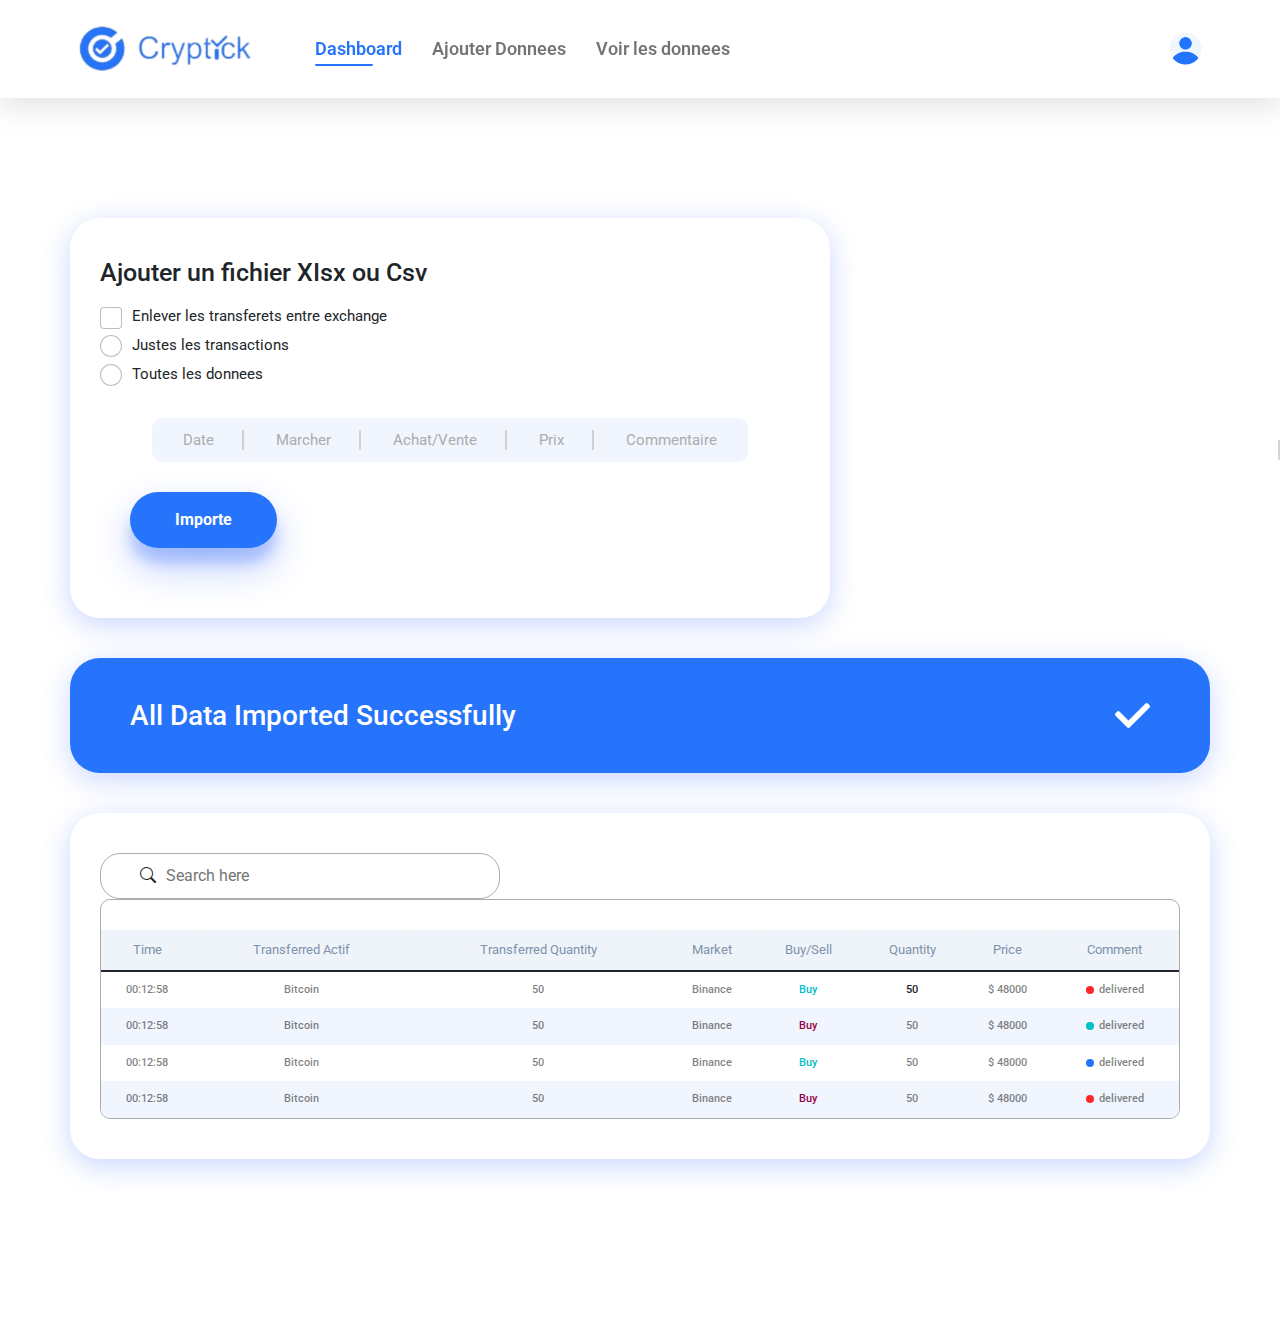
<file: import.html>
<!doctype html>
<html lang="en">
  <head>
    <!-- Required meta tags -->
    <meta charset="utf-8">
    <meta name="viewport" content="width=device-width, initial-scale=1">
    <!-- FAV ADD  -->
    <link rel="icon" type="image/png" sizes="16x16" href="images/fav/favicon-16x16.png">
    <link rel="stylesheet" href="https://cdn.jsdelivr.net/npm/bootstrap-icons@1.8.1/font/bootstrap-icons.css">
    <!-- Bootstrap CSS -->
    <link rel="stylesheet" href="css/bootstrap.min.css">
    <!-- STYLE LINK  -->
    <link rel="stylesheet" href="css/main.css">

    <title>IMPORT!</title>
  </head>
  <body>
    <header id="header" class="py-4 bg__white">
      <nav class="navbar navbar-expand-lg navbar-light">
        <div class="container px-0">
          <a class="navbar-brand" href="index.html">
            <img class="img-fluid" src="images/logo.png" alt="">
          </a>
          <button class="navbar-toggler" type="button" data-bs-toggle="collapse" data-bs-target="#navbarSupportedContent" aria-controls="navbarSupportedContent" aria-expanded="false" aria-label="Toggle navigation">
            <span class="navbar-toggler-icon"></span>
          </button>
          <div class="collapse navbar-collapse" id="navbarSupportedContent">
            <ul class="navbar-nav me-auto ms-5 mb-2 mb-lg-0 align-items-lg-center align-items-end">
              <li class="nav-item">
                <a class="nav-link active" aria-current="page" href="dashboard.html">
                  Dashboard
                </a>
              </li>
              <li class="nav-item">
                <a class="nav-link" href="">
                  Ajouter Donnees
                </a>
              </li>
              <li class="nav-item">
                <a class="nav-link" href="#">
                  Voir les donnees
                </a>
              </li>
              
            </ul>
            <!-- account id  -->
            <!-- Example single danger button -->
            <div class="d-flex justify-content-end me-5 me-md-0">
              <div class="btn-group">
                <button type="button" class="btn dropdown-toggle shadow-none" data-bs-toggle="dropdown" aria-expanded="false">
                  <img class="w-100" src="images/user.png" alt="">
                </button>
                <ul class="dropdown-menu primary__radius shadow-lg dropdown-menu-end border-0">
                  <li><a class="dropdown-item d-flex align-items-baseline" href="plans.html">
                    <div class="">
                      <span><img class="icon" src="images/plan_icon.jpeg" alt=""></span> 
                    </div>
                    <div class="">
                      <p class="mb-0 font__18 line_0_7 text__blue__dark">Plane</p><small class="font__13 text-black-50">chose your plan</small>
                    </div>
                  </a></li>
  
                  <li><a class="dropdown-item d-flex align-items-baseline" href="sitting.html">
                    <div class="">
                      <span><img class="icon" src="images/sitting.jpeg" alt=""></span> 
                    </div>
                    <div class="">
                      <p class="mb-0 font__18 line_0_7 text__blue__dark">Sittings</p><small class="font__13 text-black-50">Mange your Sittings</small>
                    </div>
                  </a></li>
  
                  <li><a class="dropdown-item d-flex align-items-baseline" href="login.html">
                    <div class="">
                      <span><img class="icon" src="images/plan_icon.jpeg" alt=""></span> 
                    </div>
                    <div class="">
                      <p class="mb-0 font__18 line_0_7 text__blue__dark">LogOut</p><small class="font__13 text-black-50">Logout out Dashboard</small>
                    </div>
                  </a></li>
                </ul>
              </div>
            </div>

          </div>
          
        </div>
      </nav>
    </header>
    <section class="page__tittle text-center d-block d-md-none">
      <h2 class="pages__tittle font__700 pb-5">IMPORT</h2>
    </section>
    <section class="see__tables import">
      <div class="container px-0">
        <div class="row justify-content-between mx-0">
          <div class="col-lg-8 px-0">
            <div class="block px-md-5 px-4">
              <h3 class="mb-4 font__25 check_tittle">Ajouter un fichier XIsx ou Csv
              </h3>
              <!-- CHECKS  -->
              <div class="form-check d-none d-md-block">
                <input class="form-check-input p-3 me-3" type="checkbox" value="" id="defaultCheck1">
                <label class="form-check-label py-1 font__15" for="defaultCheck1">
                  Enlever les transferets entre exchange
                </label>
              </div>
              <!-- ===  -->
              <div class="form-check">
                <input class="form-check-input p-3 me-3" type="radio" name="flexRadioDefault" id="flexRadioDefault1">
                <label class="form-check-label py-1 font__15" for="flexRadioDefault1">
                  Justes les transactions
                </label>
              </div>
              <div class="form-check">
                <input class="form-check-input p-3 me-3" type="radio" name="flexRadioDefault" id="flexRadioDefault2">
                <label class="form-check-label py-1 font__15" for="flexRadioDefault2">
                  Toutes les donnees
                </label>
              </div>
              <!-- ---  -->
              <div class="menu_hover my-5">
                <ul class="list-unstyled d-flex">
                  <li><a class="btn shadow-none font__15 py-3 px-5 text__gray" href="#">
                    Date
                  </a></li>
                  <li><a class="btn shadow-none font__15 py-3 px-5 text__gray" href="#">
                    Marcher
                  </a></li>
                  <li><a class="btn shadow-none font__15 py-3 px-5 text__gray" href="#">
                    Achat/Vente
                  </a></li>
                  <li><a class="btn shadow-none font__15 py-3 px-5 text__gray" href="#">
                    Prix
                  </a></li>
                  <li><a class="btn shadow-none font__15 py-3 px-5 position-static text__gray" href="#">
                    Commentaire
                  </a></li>
                </ul>
              
              </div>
              <div class="delete_pop shadow">
                <a href="#" class="btn shadow-none border-dark rounded-pill px-5 font__15 text-capitalize py-2 border-1">delete</a>
              </div>
              <div class="">
                <div class="coin__info d-flex justify-content-start my-5">
                  <button type="button" class="btn__base coin__btn text-white d-block bg__blue border-0 mx-5 d-flex align-items-center">
                    Importe
                  </button>
                </div>
              </div>
              
            </div>
          </div>
        </div>
        <div class="row">
          <div class="col totasty">
            <div class="block px-5 blue_import d-flex align-items-center justify-content-between">
              <h3 class=" font__28 font__500 px-5 text-white">
                All Data Imported Successfully
              </h3>
              <div class="tick__icon mx-5">
                <img class="w-100" src="images/tick.png" alt="">
              </div>
            </div>
          </div>
        </div>
        <div class="row exchnage">
          <div class="col">
            <div class="block px-5 overflow-auto">
              <div class="row align-items-center">
                <div class="col-md-6">
                  <form class="see_data">
                    <input type="text" class="py-3"  placeholder="Search here">
                    <div class="input_icon">
                      <i class="bi bi-search"></i>
                    </div>
                  </form>
                </div>
                
              </div>

              <!-- ALL DATA IN TABLE  -->
              <div class="exchnage__tables__layout overflow-auto">
                <table class="table mb-0 ">
                  <thead class="">
                    <tr>
                      <th scope="col" class="font__13 font__400 text__dark_gray text-center">
                        Time
                      </th>
                      <th scope="col" class="font__13 font__400 text__dark_gray text-center">
                        Transferred Actif
                      </th>
                      <th scope="col" class="font__13 font__400 text__dark_gray text-center">
                        Transferred Quantity
                      </th>
                      <th scope="col" class="font__13 font__400 text__dark_gray text-center">
                        Market
                      </th>
                      <th scope="col" class="font__13 font__400 text__dark_gray text-center">
                        Buy/Sell
                      </th>
                      <th scope="col" class="font__13 font__400 text__dark_gray text-center">
                        Quantity
                      </th>
                      <th scope="col" class="font__13 font__400 text__dark_gray text-center">
                        Price
                      </th>
                      <th scope="col" class="font__13 font__400 text__dark_gray text-center">
                        Comment
                      </th>
                    </tr>
                  </thead>
                  <tbody>
                    <tr>
                      <th scope="row" class="font__11 font__500 text-center align-middle text-black-50">00:12:58</th>
                      <td class="font__11 font__500 text-center align-middle text-black-50">
                        Bitcoin
                      </td>
                      <td class="font__11 font__500 text-center align-middle text-black-50">
                        50
                      </td>
                      <td class="font__11 font__500 text-center align-middle text-black-50">
                        Binance
                      </td>
                      <td class="font__11 font__500 text-center align-middle tab__green_text">
                        Buy 
                      </td>
                      <td class="font__11 font__500 text-center align-middle">
                        50
                      </td>
                      <td class="font__11 font__500 text-center align-middle text-black-50">
                        $ 48000
                      </td>
                      <td class="font__11 font__500 text-center align-middle text-black-50 d-flex align-items-center justify-content-center">
                        <div class="dots light_red"></div>
                        delivered
                      </td>
                    </tr>
                    <tr>
                      <th scope="row" class="font__11 font__500 text-center align-middle text-black-50">00:12:58</th>
                      <td class="font__11 font__500 text-center align-middle text-black-50">
                        Bitcoin
                      </td>
                      <td class="font__11 font__500 text-center align-middle text-black-50">
                        50
                      </td>
                      <td class="font__11 font__500 text-center align-middle text-black-50">
                        Binance
                      </td>
                      <td class="font__11 font__500 text-center align-middle tab__red_text">
                        Buy 
                      </td>
                      <td class="font__11 font__500 text-center align-middle text-black-50">
                        50
                      </td>
                      <td class="font__11 font__500 text-center align-middle text-black-50">
                        $ 48000
                      </td>
                      <td class="font__11 font__500 text-center align-middle text-black-50 d-flex align-items-center justify-content-center">
                        <div class="dots tab__green"></div>
                        delivered
                      </td>
                    </tr>
                    <tr>
                      <th scope="row" class="font__11 font__500 text-center align-middle text-black-50">00:12:58</th>
                      <td class="font__11 font__500 text-center align-middle text-black-50">
                        Bitcoin
                      </td>
                      <td class="font__11 font__500 text-center align-middle text-black-50">
                        50
                      </td>
                      <td class="font__11 font__500 text-center align-middle text-black-50">
                        Binance
                      </td>
                      <td class="font__11 font__500 text-center align-middle tab__green_text">
                        Buy 
                      </td>
                      <td class="font__11 font__500 text-center align-middle text-black-50">
                        50
                      </td>
                      <td class="font__11 font__500 text-center align-middle text-black-50">
                        $ 48000
                      </td>
                      <td class="font__11 font__500 text-center align-middle text-black-50 d-flex align-items-center justify-content-center">
                        <div class="dots tab__blue"></div>
                        delivered
                      </td>
                    </tr>
                    <tr>
                      <th scope="row" class="font__11 font__500 text-center align-middle text-black-50">00:12:58</th>
                      <td class="font__11 font__500 text-center align-middle text-black-50">
                        Bitcoin
                      </td>
                      <td class="font__11 font__500 text-center align-middle text-black-50">
                        50
                      </td>
                      <td class="font__11 font__500 text-center align-middle text-black-50">
                        Binance
                      </td>
                      <td class="font__11 font__500 text-center align-middle tab__red_text">
                        Buy 
                      </td>
                      <td class="font__11 font__500 text-center align-middle text-black-50">
                        50
                      </td>
                      <td class="font__11 font__500 text-center align-middle text-black-50">
                        $ 48000
                      </td>
                      <td class="font__11 font__500 text-center align-middle text-black-50 d-flex align-items-center justify-content-center">
                        <div class="dots light_red"></div>
                        delivered
                      </td>
                    </tr>
                  </tbody>
                </table>
              </div>
            </div>
          </div>
        </div>
      </div>
    </section>



    <script src="js/bootstrap.bundle.min.js"></script>
  </body>
</html>
</file>
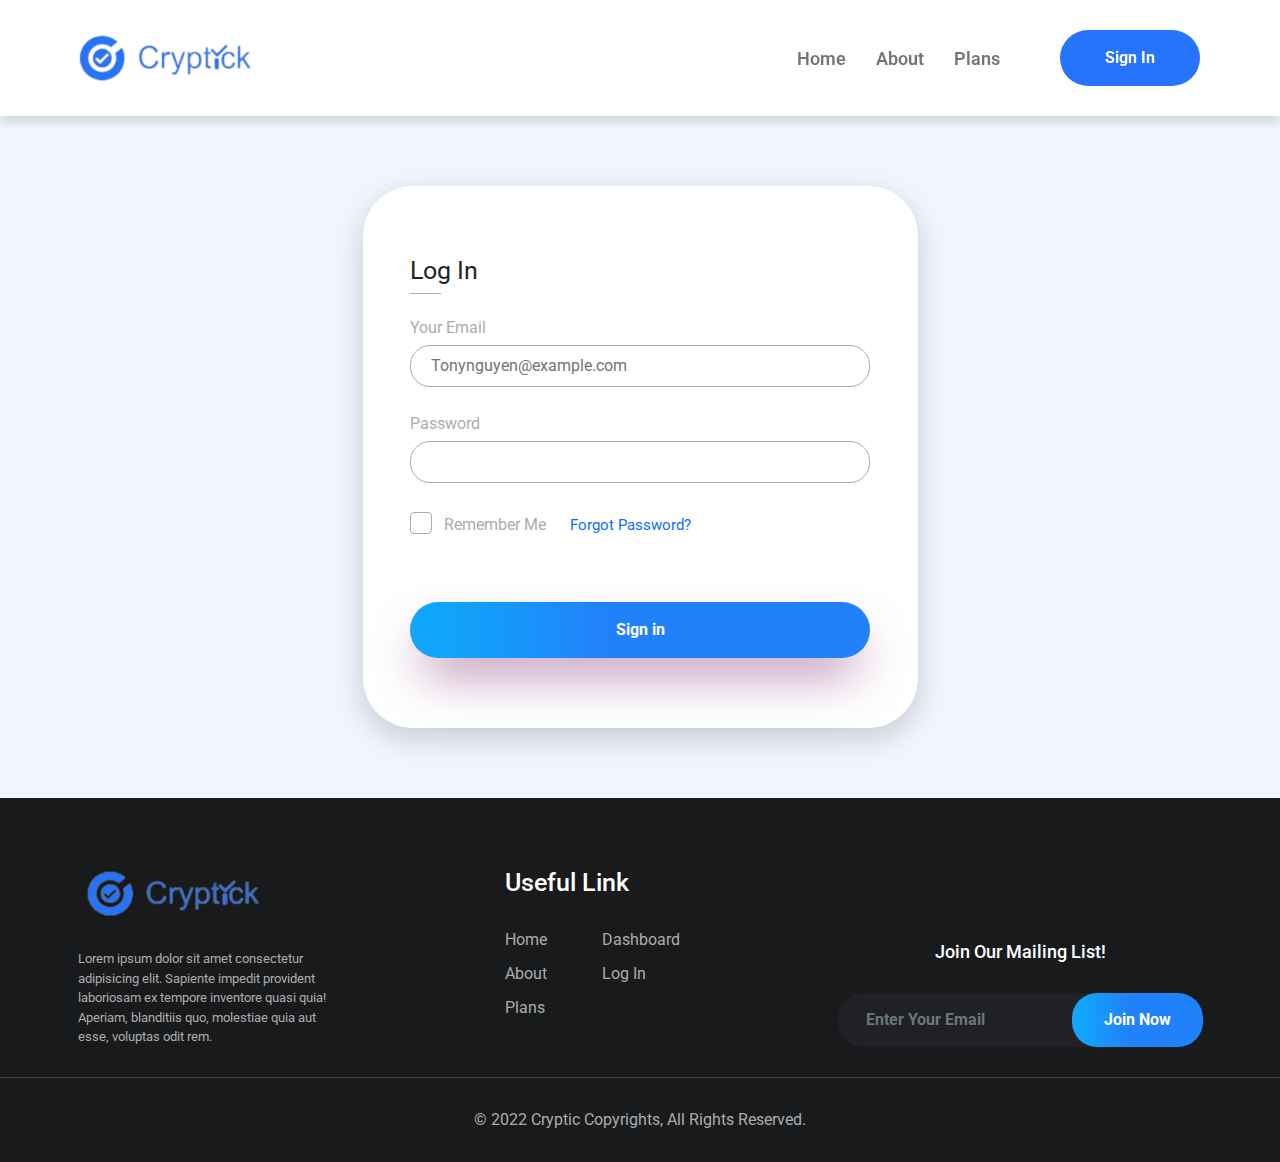
<file: login.html>
<!doctype html>
<html lang="en">
  <head>
    <meta charset="utf-8">
    <meta name="viewport" content="width=device-width, initial-scale=1">
    <!-- FAV ADD  -->
    <link rel="icon" type="image/png" sizes="16x16" href="images/fav/favicon-16x16.png">
    <!-- Bootstrap CSS -->
    <link rel="stylesheet" href="css/bootstrap.min.css">
    <!-- STYLE LINK  -->
    <link rel="stylesheet" href="css/main.css">
    <title>LOGIN !</title>
  </head>
  <body>
    <header id="header" class="py-4 bg__white shadow">
      <nav class="navbar navbar-expand-lg navbar-light">
        <div class="container px-0">
          <a class="navbar-brand" href="index.html">
            <img class="img-fluid" src="images/logo.png" alt="">
          </a>
          <button class="navbar-toggler" type="button" data-bs-toggle="collapse" data-bs-target="#navbarSupportedContent" aria-controls="navbarSupportedContent" aria-expanded="false" aria-label="Toggle navigation">
            <span class="navbar-toggler-icon"></span>
          </button>
          <div class="collapse navbar-collapse" id="navbarSupportedContent">
            <ul class="navbar-nav ms-auto mb-2 mb-lg-0 align-items-lg-center align-items-end">
              <li class="nav-item">
                <a class="nav-link" aria-current="page" href="index.html">Home</a>
              </li>
              <li class="nav-item">
                <a class="nav-link" href="about.html">About</a>
              </li>
              <li class="nav-item">
                <a class="nav-link " href="plans.html">Plans</a>
              </li>
              <li class="nav-item ms-md-5">
                <a class="nav-link btn__base text-white ms-4 bg__blue" href="login.html">Sign In</a>
              </li>
              
            </ul>
          </div>
        </div>
      </nav>
    </header>


    <section class="bg__blue__light login">
      <div class="contact__">
        <div class="container">
          <div class="row">
            <div class="col-lg-6 mx-auto">
              <div class="contact__layout px-0 shadow-lg">
                <div class="row justify-content-between">
                  <div class="col-10 mx-auto">
                    <h1 class="mb-5 mt-5 mt-md-0 font__25 text-start font__400 word__line">
                      log in
                    </h1>

                    <form>
                      <div class="mb-3">
                        <label for="exampleInputEmail1" class="form-label">Your Email</label>
                        <input type="email" class="form-control" id="exampleInputEmail1" aria-describedby="emailHelp" placeholder="Tonynguyen@example.com">
                      </div>
                      <div class="mb-3">
                        <label for="exampleInputPassword1" class="form-label">Password</label>
                        <input type="password" class="form-control" id="exampleInputPassword1">
                      </div>
                      <div class="mb-5 pb-5 form-check">
                        <input type="checkbox" class="form-check-input p-3" id="exampleCheck1">
                        <label class="form-check-label py-2 mx-3" for="exampleCheck1">Remember me
                        </label>
                        <label class="form-check-label py-2 mx-3" for="exampleCheck1"><a href="#" class="font__15">Forgot password?</a>
                        </label>
                      </div>
                      <button type="submit" class="btn__base text-white d-block w-100 btn__gui border-0 mt-5">Sign in</button>
                    </form>

                  </div>
                  
                </div>
              </div>
            </div>
          </div>
        </div>
      </div>
    </section>

    <footer class="bg__black pb-5">
      <div class="container">
        <div class="row justify-content-between">
          <div class="col-md-3 mb-5 mb-xl-0">
            <div class="logo_footer mb-5">
              <a class="navbar-brand" href="index.html">
                <img class="img-fluid" src="images/logo.png" alt="">
              </a>
            </div>
            <div class="content__footer">
              <p class="text__gray font__13">
                Lorem ipsum dolor sit amet consectetur adipisicing elit. Sapiente impedit provident laboriosam ex tempore inventore quasi quia! Aperiam, blanditiis quo, molestiae quia aut esse, voluptas odit rem.
              </p>
            </div>
          </div>
          <div class="col-md-2 mb-5 mb-xl-0">
            <h3 class="text-white text-capitalize mb-5 font__25">useful link</h3>
            <div class="d-md-flex justify-content-between d-block">
              <ul class="list-unstyled text-capitalize">
                <li class="mb-3"><a href="index.html" class="text__gray">home</a></li>
                <li class="mb-3"><a href="about.html" class="text__gray">about</a></li>
                <li class="mb-3"><a href="plans.html" class="text__gray">plans</a></li>
              </ul>
              <ul class="list-unstyled text-capitalize">
                <li class="mb-3"><a href="dashboard.html" class="text__gray">Dashboard</a></li>
                <li class="mb-3"><a href="login.html" class="text__gray">Log In</a></li>
              </ul>
            </div>
          </div>

          <div class="col-xl-4 col-md-8 d-none d-md-block  d-flex align-items-end align-self-end">
            <div class="w-100">
              <h3 class="text-white text-capitalize mb-5 font__18 text-center">Join Our mailing list!</h3>
              <form class="w-100">
                <div class="mb-0 footer__mailing">
                  <input type="email" class="form-control font__700" id="exampleInputPassword1" placeholder="Enter Your Email">
                  <button class="text-white font__700 btn__gui">Join Now</button>
                </div>
              </form>
            </div>
          </div>
        </div>
      </div>
      <hr class="bg__gray my-5">
      <div class="footer__owner text-center">
        <p class="text__gray">
          © 2022 Cryptic Copyrights, All Rights Reserved.
        </p>
      </div>
    </footer>
    <script src="js/bootstrap.bundle.min.js"></script>
  </body>
</html>
</file>
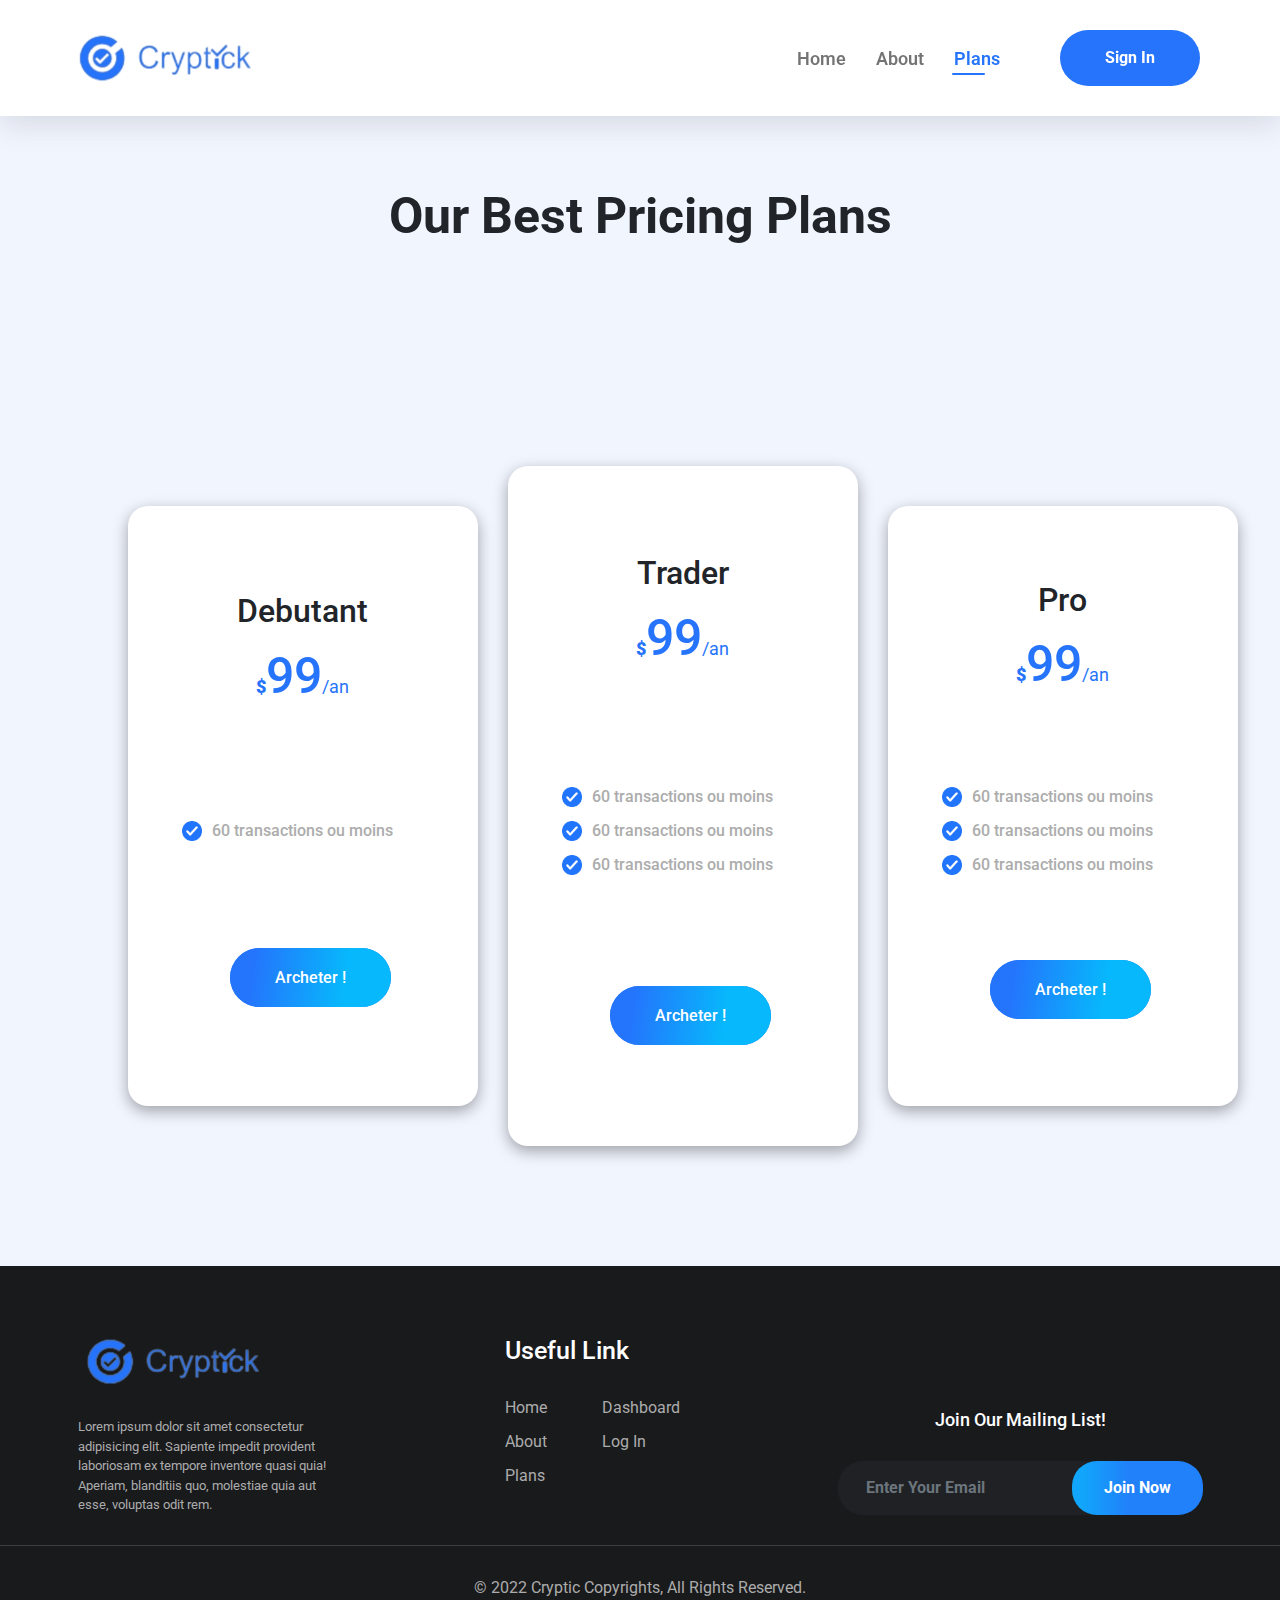
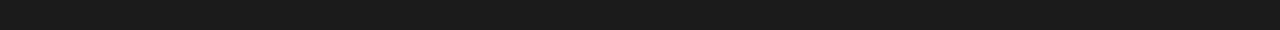
<file: plans.html>
<!doctype html>
<html lang="en">
  <head>
    <!-- Required meta tags -->
    <meta charset="utf-8">
    <meta name="viewport" content="width=device-width, initial-scale=1">
    <!-- FAV ADD  -->
    <link rel="icon" type="image/png" sizes="16x16" href="images/fav/favicon-16x16.png">
    <!-- Bootstrap CSS -->
    <link rel="stylesheet" href="css/bootstrap.min.css">
    <!-- STYLE LINK  -->
    <link rel="stylesheet" href="css/main.css">

    <title>Plans !</title>
  </head>
  <body>
    <header id="header" class="py-4 bg__white">
      <nav class="navbar navbar-expand-lg navbar-light">
        <div class="container px-0">
          <a class="navbar-brand" href="index.html">
            <img class="img-fluid" src="images/logo.png" alt="">
          </a>
          <button class="navbar-toggler" type="button" data-bs-toggle="collapse" data-bs-target="#navbarSupportedContent" aria-controls="navbarSupportedContent" aria-expanded="false" aria-label="Toggle navigation">
            <span class="navbar-toggler-icon"></span>
          </button>
          <div class="collapse navbar-collapse" id="navbarSupportedContent">
            <ul class="navbar-nav ms-auto mb-2 mb-lg-0 align-items-lg-center align-items-end">
              <li class="nav-item">
                <a class="nav-link" aria-current="page" href="index.html">Home</a>
              </li>
              <li class="nav-item">
                <a class="nav-link" href="about.html">About</a>
              </li>
              <li class="nav-item">
                <a class="nav-link active" href="plans.html">Plans</a>
              </li>
              <li class="nav-item ms-md-5">
                <a class="nav-link btn__base text-white ms-4 bg__blue" href="login.html">Sign In</a>
              </li>
              
            </ul>
          </div>
        </div>
      </nav>
    </header>

    <section class="page__tittle text-center bg__blue__light">
        <h2 class="pages__tittle font__700 pb-5">Our Best Pricing Plans
        </h2>
    </section>

    <section class="bg__blue__light  plan_space_top">
      <div class="plan">
        <div class="container">
          <div class="row align-items-center">
            <div class="col-xl-4">
              <div class="plan__card text-center">
                <div class="prize">
                  <h1 class="font__32 mb-4">
                    Debutant
                  </h1>
                  <h2 class="text__blue pages__tittle"><span class="font__18 font__900">$</span>99<small class="font__18 font__400">/an</small></h2>
                </div>
                <div class="d-flex justify-content-center">
                  <ul class="list-unstyled">
                    <li>60 transactions ou moins</li>
                  </ul>
                </div>
                <div class="pt-md-5 mt-md-5 mb-5 text-center">
                  <a class="btn__base ms-4 plan_btn text-white font__500" href="#">Archeter !</a>
                </div>
              </div>
            </div>

            <div class="col-xl-4">
              <div class="plan__card text-center center__card">
                <div class="prize">
                  <h1 class="font__32 mb-4">Trader</h1>
                  <h2 class="text__blue pages__tittle"><span class="font__18 font__900">$</span>99<small class="font__18 font__400">/an</small></h2>
                </div>
                <div class="d-flex justify-content-center">
                  <ul class="list-unstyled">
                    <li>60 transactions ou moins</li>
                    <li>60 transactions ou moins</li>
                    <li>60 transactions ou moins</li>
                  </ul>
                </div>
                <div class="pt-md-5 mt-md-5 mb-5 text-center">
                  <a class="btn__base ms-4 plan_btn text-white font__500" href="#">Archeter !</a>
                </div>
              </div>
            </div>

            <div class="col-xl-4">
              <div class="plan__card text-center">
                <div class="prize">
                  <h1 class="font__32 mb-4">
                    Pro
                  </h1>
                  <h2 class="text__blue pages__tittle"><span class="font__18 font__900">$</span>99<small class="font__18 font__400">/an</small></h2>
                </div>
                <div class="d-flex justify-content-center">
                  <ul class="list-unstyled">
                    <li>60 transactions ou moins</li>
                    <li>60 transactions ou moins</li>
                    <li>60 transactions ou moins</li>
                  </ul>
                </div>
                <div class="pt-md-5 mt-md-5 mb-5 text-center">
                  <a class="btn__base ms-4 plan_btn text-white font__500" href="#">Archeter !</a>
                </div>
              </div>
            </div>

          </div>
        </div>
      </div>
    </section>

    <footer class="bg__black pb-5">
      <div class="container">
        <div class="row justify-content-between">
          <div class="col-md-3 mb-5 mb-xl-0">
            <div class="logo_footer mb-5">
              <a class="navbar-brand" href="index.html">
                <img class="img-fluid" src="images/logo.png" alt="">
              </a>
            </div>
            <div class="content__footer">
              <p class="text__gray font__13">
                Lorem ipsum dolor sit amet consectetur adipisicing elit. Sapiente impedit provident laboriosam ex tempore inventore quasi quia! Aperiam, blanditiis quo, molestiae quia aut esse, voluptas odit rem.
              </p>
            </div>
          </div>
          <div class="col-md-2 mb-5 mb-xl-0">
            <h3 class="text-white text-capitalize mb-5 font__25">useful link</h3>
            <div class="d-md-flex justify-content-between d-block">
              <ul class="list-unstyled text-capitalize">
                <li class="mb-3"><a href="index.html" class="text__gray">home</a></li>
                <li class="mb-3"><a href="about.html" class="text__gray">about</a></li>
                <li class="mb-3"><a href="plans.html" class="text__gray">plans</a></li>
              </ul>
              <ul class="list-unstyled text-capitalize">
                <li class="mb-3"><a href="dashboard.html" class="text__gray">Dashboard</a></li>
                <li class="mb-3"><a href="login.html" class="text__gray">Log In</a></li>
              </ul>
            </div>
          </div>

          <div class="col-xl-4 col-md-8 d-none d-md-block  d-flex align-items-end align-self-end">
            <div class="w-100">
              <h3 class="text-white text-capitalize mb-5 font__18 text-center">Join Our mailing list!</h3>
              <form class="w-100">
                <div class="mb-0 footer__mailing">
                  <input type="email" class="form-control font__700" id="exampleInputPassword1" placeholder="Enter Your Email">
                  <button class="text-white font__700 btn__gui">Join Now</button>
                </div>
              </form>
            </div>
          </div>
        </div>
      </div>
      <hr class="bg__gray my-5">
      <div class="footer__owner text-center">
        <p class="text__gray">
          © 2022 Cryptic Copyrights, All Rights Reserved.
        </p>
      </div>
    </footer>
    <script src="js/bootstrap.bundle.min.js"></script>

  </body>
</html>
</file>
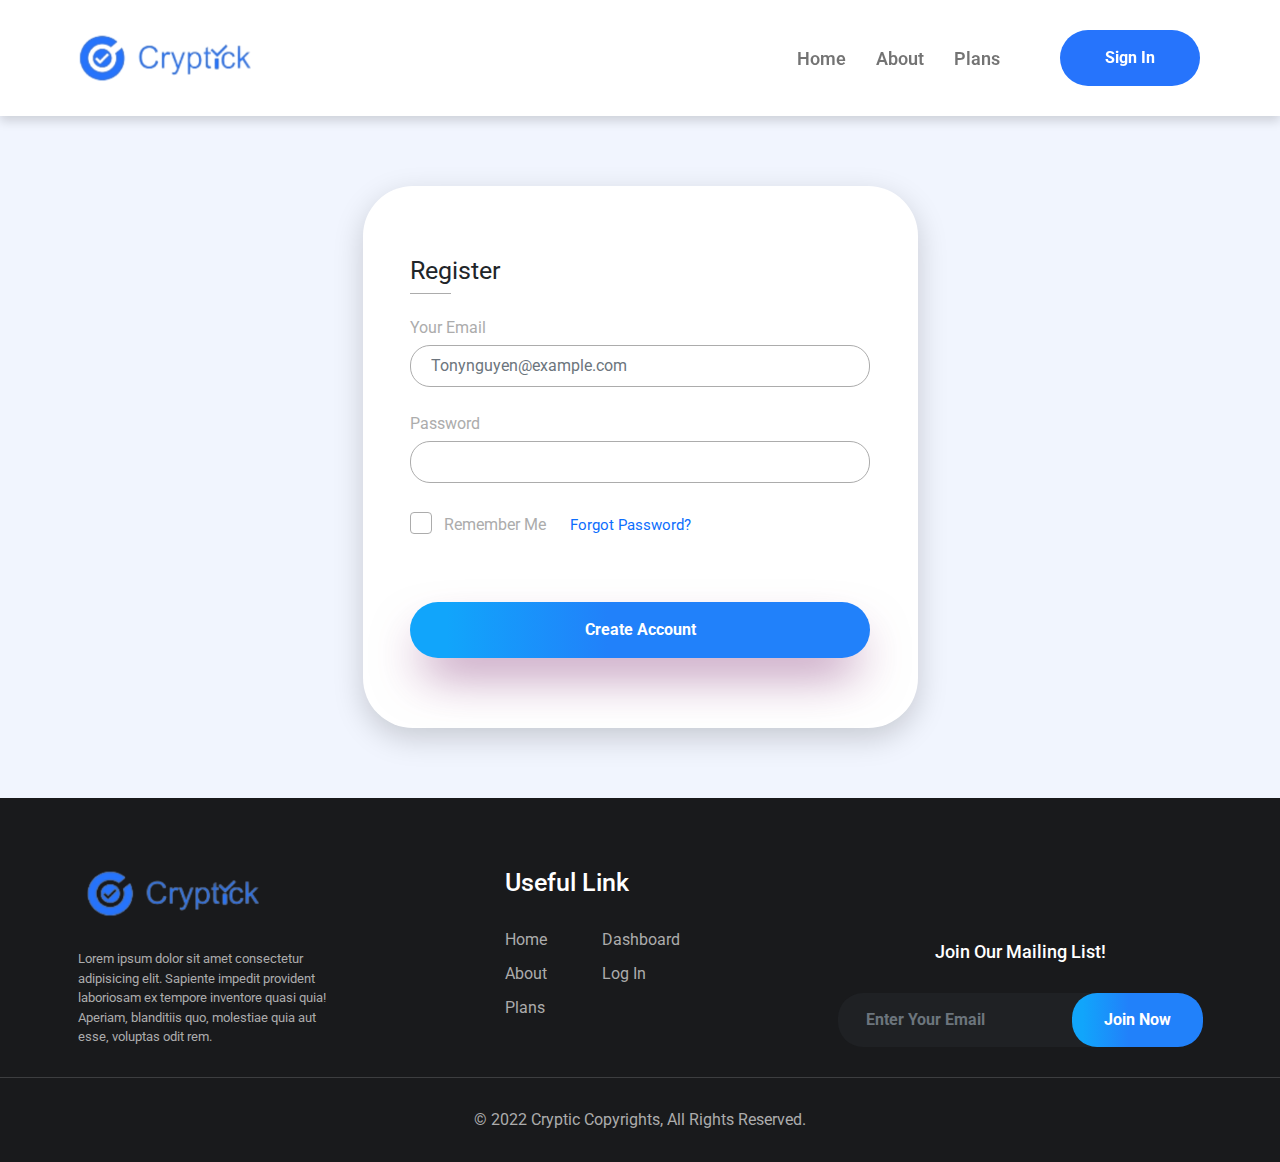
<file: register.html>
<!doctype html>
<html lang="en">
  <head>
    <meta charset="utf-8">
    <meta name="viewport" content="width=device-width, initial-scale=1">
    <!-- FAV ADD  -->
    <link rel="icon" type="image/png" sizes="16x16" href="images/fav/favicon-16x16.png">
    <!-- Bootstrap CSS -->
    <link rel="stylesheet" href="css/bootstrap.min.css">
    <!-- STYLE LINK  -->
    <link rel="stylesheet" href="css/main.css">
    <title>Register !</title>
  </head>
  <body>
    <header id="header" class="py-4 bg__white shadow">
      <nav class="navbar navbar-expand-lg navbar-light">
        <div class="container px-0">
          <a class="navbar-brand" href="index.html">
            <img class="img-fluid" src="images/logo.png" alt="">
          </a>
          <button class="navbar-toggler" type="button" data-bs-toggle="collapse" data-bs-target="#navbarSupportedContent" aria-controls="navbarSupportedContent" aria-expanded="false" aria-label="Toggle navigation">
            <span class="navbar-toggler-icon"></span>
          </button>
          <div class="collapse navbar-collapse" id="navbarSupportedContent">
            <ul class="navbar-nav ms-auto mb-2 mb-lg-0 align-items-lg-center align-items-end">
              <li class="nav-item">
                <a class="nav-link" aria-current="page" href="index.html">Home</a>
              </li>
              <li class="nav-item">
                <a class="nav-link" href="about.html">About</a>
              </li>
              <li class="nav-item">
                <a class="nav-link " href="plans.html">Plans</a>
              </li>
              <li class="nav-item ms-md-5">
                <a class="nav-link btn__base text-white ms-4 bg__blue" href="login.html">Sign In</a>
              </li>
              
            </ul>
          </div>
        </div>
      </nav>
    </header>


    <section class="bg__blue__light login">
      <div class="contact__">
        <div class="container">
          <div class="row">
            <div class="col-lg-6 mx-auto">
              <div class="contact__layout px-0 shadow-lg">
                <div class="row justify-content-between">
                  <div class="col-10 mx-auto">
                    <h1 class="mb-5 mt-5 mt-md-0 font__25 text-start font__400 word__line">
                      Register
                    </h1>

                    <form>
                      <div class="mb-3">
                        <label for="exampleInputEmail1" class="form-label">Your Email</label>
                        <input type="email" class="form-control" id="exampleInputEmail1" aria-describedby="emailHelp" placeholder="Tonynguyen@example.com">
                      </div>
                      <div class="mb-3">
                        <label for="exampleInputPassword1" class="form-label">Password</label>
                        <input type="password" class="form-control" id="exampleInputPassword1">
                      </div>
                      <div class="mb-5 pb-5 form-check">
                        <input type="checkbox" class="form-check-input p-3" id="exampleCheck1">
                        <label class="form-check-label py-2 mx-3" for="exampleCheck1">Remember me
                        </label>
                        <label class="form-check-label py-2 mx-3" for="exampleCheck1"><a href="#" class="font__15">Forgot password?</a>
                        </label>
                      </div>
                      <button type="submit" class="btn__base text-white d-block w-100 btn__gui border-0 mt-5">Create Account</button>
                    </form>

                  </div>
                  
                </div>
              </div>
            </div>
          </div>
        </div>
      </div>
    </section>

    <footer class="bg__black pb-5">
      <div class="container">
        <div class="row justify-content-between">
          <div class="col-md-3 mb-5 mb-xl-0">
            <div class="logo_footer mb-5">
              <a class="navbar-brand" href="index.html">
                <img class="img-fluid" src="images/logo.png" alt="">
              </a>
            </div>
            <div class="content__footer">
              <p class="text__gray font__13">
                Lorem ipsum dolor sit amet consectetur adipisicing elit. Sapiente impedit provident laboriosam ex tempore inventore quasi quia! Aperiam, blanditiis quo, molestiae quia aut esse, voluptas odit rem.
              </p>
            </div>
          </div>
          <div class="col-md-2 mb-5 mb-xl-0">
            <h3 class="text-white text-capitalize mb-5 font__25">useful link</h3>
            <div class="d-md-flex justify-content-between d-block">
              <ul class="list-unstyled text-capitalize">
                <li class="mb-3"><a href="index.html" class="text__gray">home</a></li>
                <li class="mb-3"><a href="about.html" class="text__gray">about</a></li>
                <li class="mb-3"><a href="plans.html" class="text__gray">plans</a></li>
              </ul>
              <ul class="list-unstyled text-capitalize">
                <li class="mb-3"><a href="dashboard.html" class="text__gray">Dashboard</a></li>
                <li class="mb-3"><a href="login.html" class="text__gray">Log In</a></li>
              </ul>
            </div>
          </div>

          <div class="col-xl-4 col-md-8 d-none d-md-block  d-flex align-items-end align-self-end">
            <div class="w-100">
              <h3 class="text-white text-capitalize mb-5 font__18 text-center">Join Our mailing list!</h3>
              <form class="w-100">
                <div class="mb-0 footer__mailing">
                  <input type="email" class="form-control font__700" id="exampleInputPassword1" placeholder="Enter Your Email">
                  <button class="text-white font__700 btn__gui">Join Now</button>
                </div>
              </form>
            </div>
          </div>
        </div>
      </div>
      <hr class="bg__gray my-5">
      <div class="footer__owner text-center">
        <p class="text__gray">
          © 2022 Cryptic Copyrights, All Rights Reserved.
        </p>
      </div>
    </footer>
    <script src="js/bootstrap.bundle.min.js"></script>
  </body>
</html>
</file>
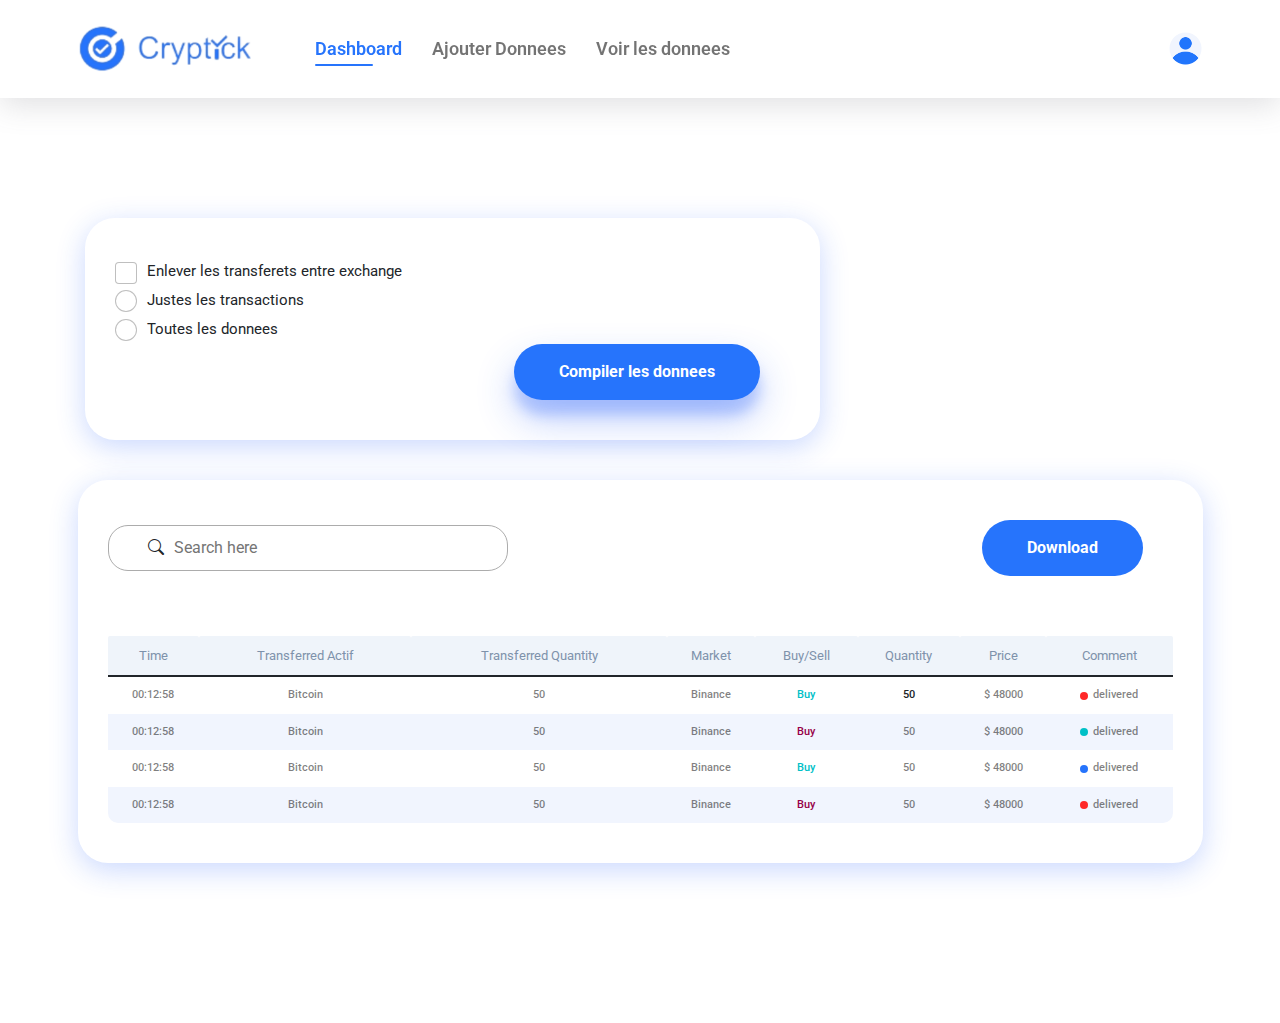
<file: see-data.html>
<!doctype html>
<html lang="en">
  <head>
    <!-- Required meta tags -->
    <meta charset="utf-8">
    <meta name="viewport" content="width=device-width, initial-scale=1">
    <!-- FAV ADD  -->
    <link rel="icon" type="image/png" sizes="16x16" href="images/fav/favicon-16x16.png">
    <link rel="stylesheet" href="https://cdn.jsdelivr.net/npm/bootstrap-icons@1.8.1/font/bootstrap-icons.css">
    <!-- Bootstrap CSS -->
    <link rel="stylesheet" href="css/bootstrap.min.css">
    <!-- STYLE LINK  -->
    <link rel="stylesheet" href="css/main.css">

    <title>SEE ALL DATA!</title>
  </head>
  <body>
    <header id="header" class="py-4 bg__white">
      <nav class="navbar navbar-expand-lg navbar-light">
        <div class="container px-0">
          <a class="navbar-brand" href="index.html">
            <img class="img-fluid" src="images/logo.png" alt="">
          </a>
          <button class="navbar-toggler" type="button" data-bs-toggle="collapse" data-bs-target="#navbarSupportedContent" aria-controls="navbarSupportedContent" aria-expanded="false" aria-label="Toggle navigation">
            <span class="navbar-toggler-icon"></span>
          </button>
          <div class="collapse navbar-collapse" id="navbarSupportedContent">
            <ul class="navbar-nav me-auto ms-5 mb-2 mb-lg-0 align-items-lg-center align-items-end">
              <li class="nav-item">
                <a class="nav-link active" aria-current="page" href="dashboard.html">
                  Dashboard
                </a>
              </li>
              <li class="nav-item">
                <a class="nav-link" href="">
                  Ajouter Donnees
                </a>
              </li>
              <li class="nav-item">
                <a class="nav-link" href="#">
                  Voir les donnees
                </a>
              </li>
              
            </ul>
            <!-- account id  -->
            <!-- Example single danger button -->
            <div class="d-flex justify-content-end me-5 me-md-0">
              <div class="btn-group">
                <button type="button" class="btn dropdown-toggle shadow-none" data-bs-toggle="dropdown" aria-expanded="false">
                  <img class="w-100" src="images/user.png" alt="">
                </button>
                <ul class="dropdown-menu primary__radius shadow-lg dropdown-menu-end border-0">
                  <li><a class="dropdown-item d-flex align-items-baseline" href="plans.html">
                    <div class="">
                      <span><img class="icon" src="images/plan_icon.jpeg" alt=""></span> 
                    </div>
                    <div class="">
                      <p class="mb-0 font__18 line_0_7 text__blue__dark">Plane</p><small class="font__13 text-black-50">chose your plan</small>
                    </div>
                  </a></li>
  
                  <li><a class="dropdown-item d-flex align-items-baseline" href="sitting.html">
                    <div class="">
                      <span><img class="icon" src="images/sitting.jpeg" alt=""></span> 
                    </div>
                    <div class="">
                      <p class="mb-0 font__18 line_0_7 text__blue__dark">Sittings</p><small class="font__13 text-black-50">Mange your Sittings</small>
                    </div>
                  </a></li>
  
                  <li><a class="dropdown-item d-flex align-items-baseline" href="login.html">
                    <div class="">
                      <span><img class="icon" src="images/plan_icon.jpeg" alt=""></span> 
                    </div>
                    <div class="">
                      <p class="mb-0 font__18 line_0_7 text__blue__dark">LogOut</p><small class="font__13 text-black-50">Logout out Dashboard</small>
                    </div>
                  </a></li>
                </ul>
              </div>
            </div>

          </div>
          
        </div>
      </nav>
    </header>
    <section class="see__tables">
      <div class="container">
        <div class="row justify-content-between mx-0">
          <div class="col-lg-8">
            <div class="block px-5">
              <!-- CHECKS  -->
              <div class="form-check">
                <input class="form-check-input p-3 me-3" type="checkbox" value="" id="defaultCheck1">
                <label class="form-check-label py-1 font__15" for="defaultCheck1">
                  Enlever les transferets entre exchange
                </label>
              </div>
              <!-- ===  -->
              <div class="form-check">
                <input class="form-check-input p-3 me-3" type="radio" name="flexRadioDefault" id="flexRadioDefault1">
                <label class="form-check-label py-1 font__15" for="flexRadioDefault1">
                  Justes les transactions
                </label>
              </div>
              <div class="form-check">
                <input class="form-check-input p-3 me-3" type="radio" name="flexRadioDefault" id="flexRadioDefault2">
                <label class="form-check-label py-1 font__15" for="flexRadioDefault2">
                  Toutes les donnees
                </label>
              </div>
              <div class="">
                <div class="coin__info d-flex justify-content-end">
                  <button type="button" class="btn__base coin__btn text-white d-block bg__blue border-0 mx-5 d-flex align-items-center">
                    Compiler les donnees
                  </button>
                </div>
              </div>
              
            </div>
          </div>
        </div>

        <div class="row exchnage">
          <div class="col">
            <div class="block px-5">
              <div class="row align-items-center mb-5">
                <div class="col-md-6">
                  <form class="see_data">
                    <input type="text" class="py-3"  placeholder="Search here">
                    <div class="input_icon">
                      <i class="bi bi-search"></i>
                    </div>
                  </form>
                </div>
                <div class="col-md-6">
                  <div class="">
                    <div class="coin__info d-flex justify-content-end">
                      <button type="button" class="btn__base coin__btn text-white d-block bg__blue border-0 mx-5 d-flex align-items-center shadow-none">
                        Download
                      </button>
                    </div>
                  </div>
                </div>
              </div>

              <!-- ALL DATA IN TABLE  -->
              <div class="exchnage__tables__layout overflow-auto border-0">
                <table class="table mb-0 ">
                  <thead class="">
                    <tr>
                      <th scope="col" class="font__13 font__400 text__dark_gray text-center">
                        Time
                      </th>
                      <th scope="col" class="font__13 font__400 text__dark_gray text-center">
                        Transferred Actif
                      </th>
                      <th scope="col" class="font__13 font__400 text__dark_gray text-center">
                        Transferred Quantity
                      </th>
                      <th scope="col" class="font__13 font__400 text__dark_gray text-center">
                        Market
                      </th>
                      <th scope="col" class="font__13 font__400 text__dark_gray text-center">
                        Buy/Sell
                      </th>
                      <th scope="col" class="font__13 font__400 text__dark_gray text-center">
                        Quantity
                      </th>
                      <th scope="col" class="font__13 font__400 text__dark_gray text-center">
                        Price
                      </th>
                      <th scope="col" class="font__13 font__400 text__dark_gray text-center">
                        Comment
                      </th>
                    </tr>
                  </thead>
                  <tbody>
                    <tr>
                      <th scope="row" class="font__11 font__500 text-center align-middle text-black-50">00:12:58</th>
                      <td class="font__11 font__500 text-center align-middle text-black-50">
                        Bitcoin
                      </td>
                      <td class="font__11 font__500 text-center align-middle text-black-50">
                        50
                      </td>
                      <td class="font__11 font__500 text-center align-middle text-black-50">
                        Binance
                      </td>
                      <td class="font__11 font__500 text-center align-middle tab__green_text">
                        Buy 
                      </td>
                      <td class="font__11 font__500 text-center align-middle">
                        50
                      </td>
                      <td class="font__11 font__500 text-center align-middle text-black-50">
                        $ 48000
                      </td>
                      <td class="font__11 font__500 text-center align-middle text-black-50 d-flex align-items-center justify-content-center">
                        <div class="dots light_red"></div>
                        delivered
                      </td>
                    </tr>
                    <tr>
                      <th scope="row" class="font__11 font__500 text-center align-middle text-black-50">00:12:58</th>
                      <td class="font__11 font__500 text-center align-middle text-black-50">
                        Bitcoin
                      </td>
                      <td class="font__11 font__500 text-center align-middle text-black-50">
                        50
                      </td>
                      <td class="font__11 font__500 text-center align-middle text-black-50">
                        Binance
                      </td>
                      <td class="font__11 font__500 text-center align-middle tab__red_text">
                        Buy 
                      </td>
                      <td class="font__11 font__500 text-center align-middle text-black-50">
                        50
                      </td>
                      <td class="font__11 font__500 text-center align-middle text-black-50">
                        $ 48000
                      </td>
                      <td class="font__11 font__500 text-center align-middle text-black-50 d-flex align-items-center justify-content-center">
                        <div class="dots tab__green"></div>
                        delivered
                      </td>
                    </tr>
                    <tr>
                      <th scope="row" class="font__11 font__500 text-center align-middle text-black-50">00:12:58</th>
                      <td class="font__11 font__500 text-center align-middle text-black-50">
                        Bitcoin
                      </td>
                      <td class="font__11 font__500 text-center align-middle text-black-50">
                        50
                      </td>
                      <td class="font__11 font__500 text-center align-middle text-black-50">
                        Binance
                      </td>
                      <td class="font__11 font__500 text-center align-middle tab__green_text">
                        Buy 
                      </td>
                      <td class="font__11 font__500 text-center align-middle text-black-50">
                        50
                      </td>
                      <td class="font__11 font__500 text-center align-middle text-black-50">
                        $ 48000
                      </td>
                      <td class="font__11 font__500 text-center align-middle text-black-50 d-flex align-items-center justify-content-center">
                        <div class="dots tab__blue"></div>
                        delivered
                      </td>
                    </tr>
                    <tr>
                      <th scope="row" class="font__11 font__500 text-center align-middle text-black-50">00:12:58</th>
                      <td class="font__11 font__500 text-center align-middle text-black-50">
                        Bitcoin
                      </td>
                      <td class="font__11 font__500 text-center align-middle text-black-50">
                        50
                      </td>
                      <td class="font__11 font__500 text-center align-middle text-black-50">
                        Binance
                      </td>
                      <td class="font__11 font__500 text-center align-middle tab__red_text">
                        Buy 
                      </td>
                      <td class="font__11 font__500 text-center align-middle text-black-50">
                        50
                      </td>
                      <td class="font__11 font__500 text-center align-middle text-black-50">
                        $ 48000
                      </td>
                      <td class="font__11 font__500 text-center align-middle text-black-50 d-flex align-items-center justify-content-center">
                        <div class="dots light_red"></div>
                        delivered
                      </td>
                    </tr>
                  </tbody>
                </table>
              </div>
            </div>
          </div>
        </div>
      </div>
    </section>



    <script src="js/bootstrap.bundle.min.js"></script>
  </body>
</html>
</file>
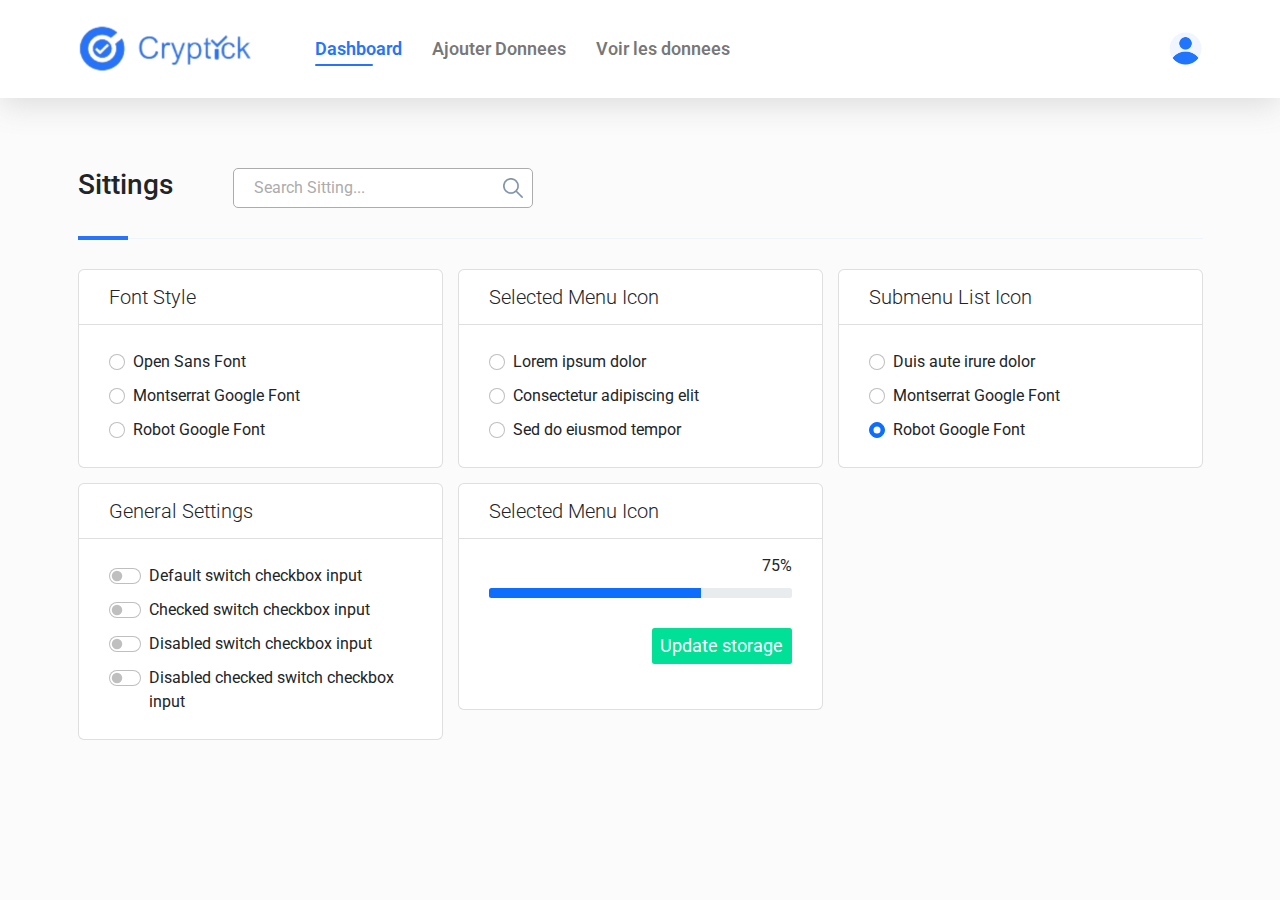
<file: setting.html>
<!doctype html>
<html lang="en">
  <head>
    <!-- Required meta tags -->
    <meta charset="utf-8">
    <meta name="viewport" content="width=device-width, initial-scale=1">
    <!-- FAV ADD  -->
    <link rel="icon" type="image/png" sizes="16x16" href="images/fav/favicon-16x16.png">
    <link rel="stylesheet" href="https://cdn.jsdelivr.net/npm/bootstrap-icons@1.8.1/font/bootstrap-icons.css">
    <!-- Bootstrap CSS -->
    <link rel="stylesheet" href="css/bootstrap.min.css">
    <!-- STYLE LINK  -->
    <link rel="stylesheet" href="css/main.css">

    <title>Sitting!</title>
  </head>
  <body class="bg_body">
    <header id="header" class="py-4 bg__white">
      <nav class="navbar navbar-expand-lg navbar-light">
        <div class="container px-0">
          <a class="navbar-brand" href="#">
            <img class="img-fluid" src="images/logo.png" alt="">
          </a>
          <button class="navbar-toggler" type="button" data-bs-toggle="collapse" data-bs-target="#navbarSupportedContent" aria-controls="navbarSupportedContent" aria-expanded="false" aria-label="Toggle navigation">
            <span class="navbar-toggler-icon"></span>
          </button>
          <div class="collapse navbar-collapse" id="navbarSupportedContent">
            <ul class="navbar-nav me-auto ms-5 mb-2 mb-lg-0 align-items-lg-center align-items-end">
              <li class="nav-item">
                <a class="nav-link active" aria-current="page" href="#">
                  Dashboard
                </a>
              </li>
              <li class="nav-item">
                <a class="nav-link" href="#">
                  Ajouter Donnees
                </a>
              </li>
              <li class="nav-item">
                <a class="nav-link" href="#">
                  Voir les donnees
                </a>
              </li>
              
            </ul>
            <!-- account id  -->
            <!-- Example single danger button -->
            <div class="d-flex justify-content-end me-5 me-md-0">
              <div class="btn-group">
                <button type="button" class="btn dropdown-toggle shadow-none" data-bs-toggle="dropdown" aria-expanded="false">
                  <img class="w-100" src="images/user.png" alt="">
                </button>
                <ul class="dropdown-menu primary__radius shadow-lg dropdown-menu-end border-0">
                  <li><a class="dropdown-item d-flex align-items-baseline" href="plans.html">
                    <div class="">
                      <span><img class="icon" src="images/plan_icon.jpeg" alt=""></span> 
                    </div>
                    <div class="">
                      <p class="mb-0 font__18 line_0_7 text__blue__dark">Plane</p><small class="font__13 text-black-50">chose your plan</small>
                    </div>
                  </a></li>
  
                  <li><a class="dropdown-item d-flex align-items-baseline" href="sitting.html">
                    <div class="">
                      <span><img class="icon" src="images/sitting.jpeg" alt=""></span> 
                    </div>
                    <div class="">
                      <p class="mb-0 font__18 line_0_7 text__blue__dark">Sittings</p><small class="font__13 text-black-50">Mange your Sittings</small>
                    </div>
                  </a></li>
  
                  <li><a class="dropdown-item d-flex align-items-baseline" href="login.html">
                    <div class="">
                      <span><img class="icon" src="images/plan_icon.jpeg" alt=""></span> 
                    </div>
                    <div class="">
                      <p class="mb-0 font__18 line_0_7 text__blue__dark">LogOut</p><small class="font__13 text-black-50">Logout out Dashboard</small>
                    </div>
                  </a></li>
                </ul>
              </div>
            </div>

          </div>
          
        </div>
      </nav>
    </header>

    <section class="sitting">
      <div class="container">
        <div class="row">
          <div class="col">
            <div class="sitting_head d-flex">
              <div class="sitting__tittle">
                <h3 class="font__28 me-md-5">Sittings</h3>
              </div>
              <div class="sitting__form mx-5">
                <form>
                  <input type="text" class="" placeholder="Search Sitting...">
                  <div class="input_icon">
                    <a href="#">
                      <img class="w-100" src="images/input.png" alt="">
                    </a>
                  </div>
                </form>
              </div>
            </div>
          </div>
        </div>
        <!-- NEXT LINE  -->
        <div class="sitting__line my-5"></div>
        <div class="row mb-md-4">
          <div class="col-md-4 mb-4 mb-md-0">
            <div class="card">
              <h3 class="card-head px-5 py-4 text-start font__300">
                Font Style
              </h3>
              <div class="card-body px-5 py-4">
                <div class="form-check my-3">
                  <input class="form-check-input shadow-none" type="radio" name="flexRadioDefault" id="flexRadioDefault1">
                  <label class="form-check-label" for="flexRadioDefault1">
                    Open Sans Font
                  </label>
                </div>
                <div class="form-check mb-3">
                  <input class="form-check-input shadow-none" type="radio" name="flexRadioDefault" id="flexRadioDefault2" checked>
                  <label class="form-check-label" for="flexRadioDefault2">
                    Montserrat Google Font
                  </label>
                </div>
                <div class="form-check mb-3">
                  <input class="form-check-input shadow-none" type="radio" name="flexRadioDefault" id="flexRadioDefault2" checked>
                  <label class="form-check-label" for="flexRadioDefault2">
                    Robot Google Font
                  </label>
                </div>
              </div>
            </div>
          </div>
          <div class="col-md-4 mb-4 mb-md-0">
            <div class="card">
              <h3 class="card-head px-5 py-4 text-start font__300">
                Selected Menu Icon
              </h3>
              <div class="card-body px-5 py-4">
                <div class="form-check my-3">
                  <input class="form-check-input shadow-none" type="radio" name="flexRadioDefault" id="flexRadioDefault1">
                  <label class="form-check-label" for="flexRadioDefault1">
                    Lorem ipsum dolor
                  </label>
                </div>
                <div class="form-check mb-3">
                  <input class="form-check-input shadow-none" type="radio" name="flexRadioDefault" id="flexRadioDefault2" checked>
                  <label class="form-check-label" for="flexRadioDefault2">
                    Consectetur adipiscing elit
                  </label>
                </div>
                <div class="form-check mb-3">
                  <input class="form-check-input shadow-none" type="radio" name="flexRadioDefault" id="flexRadioDefault2" checked>
                  <label class="form-check-label" for="flexRadioDefault2">
                    Sed do eiusmod tempor
                  </label>
                </div>
              </div>
            </div>
          </div>
          <div class="col-md-4 mb-4 mb-md-0">
            <div class="card">
              <h3 class="card-head px-5 py-4 text-start font__300">
                Submenu List Icon
              </h3>
              <div class="card-body px-5 py-4">
                <div class="form-check my-3">
                  <input class="form-check-input shadow-none" type="radio" name="flexRadioDefault" id="flexRadioDefault1">
                  <label class="form-check-label" for="flexRadioDefault1">
                    Duis aute irure dolor
                  </label>
                </div>
                <div class="form-check mb-3">
                  <input class="form-check-input shadow-none" type="radio" name="flexRadioDefault" id="flexRadioDefault2" checked>
                  <label class="form-check-label" for="flexRadioDefault2">
                    Montserrat Google Font
                  </label>
                </div>
                <div class="form-check mb-3">
                  <input class="form-check-input shadow-none" type="radio" name="flexRadioDefault" id="flexRadioDefault2" checked>
                  <label class="form-check-label" for="flexRadioDefault2">
                    Robot Google Font
                  </label>
                </div>
              </div>
            </div>
          </div>
        </div>
        <div class="row">
          <div class="col-md-4 mb-4 mb-md-0">
            <div class="card">
              <h3 class="card-head px-5 py-4 text-start font__300">
                General Settings
              </h3>
              <div class="card-body px-5 py-4">
                <div class="form-check form-switch my-3">
                  <input class="form-check-input order-2" type="checkbox" role="switch" id="flexSwitchCheckDefault">
                  <label class="form-check-label order-0" for="flexSwitchCheckDefault">Default switch checkbox input</label>
                </div>
                <div class="form-check form-switch mb-3">
                  <input class="form-check-input" type="checkbox" role="switch" id="flexSwitchCheckChecked" >
                  <label class="form-check-label" for="flexSwitchCheckChecked">Checked switch checkbox input</label>
                </div>
                <div class="form-check form-switch mb-3">
                  <input class="form-check-input" type="checkbox" role="switch" id="flexSwitchCheckDisabled">
                  <label class="form-check-label" for="flexSwitchCheckDisabled">Disabled switch checkbox input</label>
                </div>
                <div class="form-check form-switch mb-3">
                  <input class="form-check-input" type="checkbox" role="switch" id="flexSwitchCheckCheckedDisabled">
                  <label class="form-check-label" for="flexSwitchCheckCheckedDisabled">Disabled checked switch checkbox input</label>
                </div>
              </div>
            </div>
          </div>
          <div class="col-md-4 mb-4 mb-md-0">
            <div class="card">
              <h3 class="card-head px-5 py-4 text-start font__300">
                Selected Menu Icon
              </h3>
              <div class="card-body px-5 py-4">
                <div for="" class="d-block text-end mb-3">75%</div>
                <div class="progress">
                  <div class="progress-bar" role="progressbar" style="width: 70%" aria-valuenow="50" aria-valuemin="0" aria-valuemax="100"></div>
                </div>
                <div class="text-end">
                  <a href="#" class="update btn my-5 font__18 update_green text-white">Update storage</a>
                </div>
              </div>
            </div>
          </div>
        </div>
      </div>
    </section>



    <script src="js/bootstrap.bundle.min.js"></script>
  </body>
</html>
</file>
<file: css/main.css>
@import url("https://fonts.googleapis.com/css2?family=Roboto:ital,wght@0,100;0,300;0,400;0,500;0,700;0,900;1,100;1,300;1,400;1,500;1,700;1,900&display=swap");
html {
  font-size: 10px;
  scroll-behavior: smooth; }

body {
  font-size: 1.6rem; }

body, * {
  padding: 0;
  margin: 0;
  -webkit-box-sizing: border-box;
          box-sizing: border-box; }

ul, ol {
  margin: 0;
  padding: 0; }

a {
  text-decoration: none; }

h1, h2, h3, h4, h5, h6, p, span {
  margin-bottom: 0; }

.light_red {
  background-color: #ff2828; }

.update_green {
  background-color: #00e097; }

.text__gray {
  color: #acacac; }

.text__dark_gray {
  color: #7e92ab !important; }

.text__blue {
  color: #2674fc !important; }

.text__blue__dark {
  color: #0c2b6b !important; }

.light__sky {
  background-color: #fcfcfe; }

.light__hero_text {
  color: #6ab2fa !important; }

.tab__green {
  background-color: #00c0c7; }

.how_bg {
  background: -webkit-gradient(linear, left top, left bottom, color-stop(73%, #fbfcfe), color-stop(27%, white));
  background: linear-gradient(#fbfcfe 73%, white 27%); }

.v_light_bg {
  background-color: #fbfcfe; }

.v__light {
  background-color: #fcfdff; }

.tab__blue {
  background-color: #2674fc; }

.tab__red {
  background-color: #970047; }

.tab__green_text {
  color: #00c0c7; }

.tab__blue_text {
  color: #2674fc; }

.tab__red_text {
  color: #970047; }

.text__red {
  color: #ff2828; }

.text__green {
  color: #ff2828; }

.bg_body {
  background: #fbfbfb; }

.bg__blue {
  background-color: #2674fc; }

.bg__black {
  background-color: #191a1c; }

.bg__gray {
  background-color: #acacac; }

.bg__blue__light {
  background-color: #f1f5fe; }

.bg__light__blue {
  background-color: #f1f5fe !important; }

.font__100 {
  font-weight: 100 !important; }

.font__200 {
  font-weight: 200 !important; }

.font__300 {
  font-weight: 300 !important; }

.font__400 {
  font-weight: 400 !important; }

.font__500 {
  font-weight: 500 !important; }

.font__600 {
  font-weight: 600 !important; }

.font__700 {
  font-weight: 700 !important; }

.font__800 {
  font-weight: 800 !important; }

.font__900 {
  font-weight: 900 !important; }

.btn__base {
  padding: 2rem 4.5rem !important;
  border-radius: 3rem;
  font-weight: 700;
  vertical-align: middle;
  line-height: 1;
  font-size: 1.6rem; }

.btn__long {
  padding: 2.4rem 6.9rem !important;
  border-radius: 5rem; }
  @media (max-width: 767px) {
    .btn__long {
      padding: 1.8rem 5.5rem !important; } }
  @media (max-width: 550px) {
    .btn__long {
      padding: 1.3rem 3rem !important;
      font-size: 1.5rem !important; } }

.btn__gui {
  background-color: #11a5fb;
  background-image: -webkit-gradient(linear, left top, right top, color-stop(8%, #11a5fb), color-stop(43%, #2181fa));
  background-image: linear-gradient(90deg, #11a5fb 8%, #2181fa 43%); }

.btn__line {
  border: 0.2rem solid #2674fc; }

@media (max-width: 767px) {
  .w_fit {
    width: -webkit-fit-content !important;
    width: -moz-fit-content !important;
    width: fit-content !important; } }

.width_fit {
  width: -webkit-fit-content !important;
  width: -moz-fit-content !important;
  width: fit-content !important; }

.word__line {
  position: relative;
  width: -webkit-fit-content;
  width: -moz-fit-content;
  width: fit-content;
  text-transform: capitalize; }
  .word__line::after {
    position: absolute;
    bottom: -8px;
    left: 0;
    content: "";
    width: 45%;
    height: 1px;
    background-color: #acacac; }

* {
  /* Style the scrollbar handle */
  scrollbar-width: thin !important;
  -webkit-scrollbar-width: thin !important;
  scrollbar-color: #2674fc #0c2b6b !important;
  -webkit-scrollbar-color: #0c2b6b !important; }
  * ::-webkit-scrollbar {
    background: #0c2b6b;
    width: 7px !important; }
  * ::-webkit-scrollbar-thumb {
    background: #2674fc; }
  * ::-webkit-scrollbar-track-piece {
    width: 10px; }
  * ::-webkit-scrollbar-corner {
    background: #2674fc; }
  * ::-webkit-scrollbar:horizontal {
    display: none; }

.pages__tittle {
  font-size: 5rem; }
  @media (max-width: 991px) {
    .pages__tittle {
      font-size: 3.6rem; } }
  @media (max-width: 550px) {
    .pages__tittle {
      font-size: 3rem; } }

.font__18 {
  font-size: 1.8rem; }

.font__13 {
  font-size: 1.3rem; }

.font__11 {
  font-size: 1.1rem; }

.font__15 {
  font-size: 1.5rem; }

.font__32 {
  font-size: 3.2rem; }

.font__25 {
  font-size: 2.5rem; }

.font__40 {
  font-size: 4rem; }
  @media (max-width: 991px) {
    .font__40 {
      font-size: 3rem; } }
  @media (max-width: 767px) {
    .font__40 {
      font-size: 2.5rem; } }

.font__45vw {
  font-size: 2.3vw; }

.font__45 {
  font-size: 4.5rem; }

.font__28 {
  font-size: 2.8rem; }

.font__60 {
  font-size: 6rem; }
  @media (max-width: 991px) {
    .font__60 {
      font-size: 5rem; } }
  @media (max-width: 550px) {
    .font__60 {
      font-size: 4rem; } }
  @media (max-width: 400px) {
    .font__60 {
      font-size: 3rem; } }

.mobo__btn {
  border-radius: 2rem;
  text-transform: uppercase; }

@media (max-width: 550px) {
  .about__contactinfo {
    padding-left: 3rem;
    padding-right: 3rem; } }

.mb_40 {
  margin-bottom: 7rem; }

.border__r_1 {
  border-radius: 1rem; }

.radius_mini {
  border-radius: 5px; }

.chart__control {
  width: 17rem; }

.chart__bt {
  width: 5rem;
  height: 3px;
  border-radius: 5px; }

.chart__btns a {
  font-size: 1.1rem;
  font-weight: 500;
  color: #acacac; }

.chart__btns li {
  padding: 3px 11px !important;
  line-height: 1.3; }
  .chart__btns li:hover {
    background-color: #2674fc; }
    .chart__btns li:hover a {
      color: white; }

.pad_1_8x8 {
  padding: 1.8rem 8rem; }

.mt_minus {
  margin-top: -12%; }

.block, .block__black {
  -webkit-box-shadow: rgba(33, 91, 250, 0.24) 0px 7px 29px 0px;
          box-shadow: rgba(33, 91, 250, 0.24) 0px 7px 29px 0px; }

.block__black {
  -webkit-box-shadow: rgba(69, 71, 92, 0.171) 0px 7px 20px 0px;
          box-shadow: rgba(69, 71, 92, 0.171) 0px 7px 20px 0px; }

.primary__radius {
  border-radius: 1.6rem; }

.primary__shadow {
  -webkit-box-shadow: rgba(181, 181, 181, 0.41) 0px 0px 460px 0px;
          box-shadow: rgba(181, 181, 181, 0.41) 0px 0px 460px 0px; }

.line_0_7 {
  line-height: 0.7; }

.blue__shadow {
  -webkit-box-shadow: rgba(33, 91, 250, 0.24) 0px 7px 29px 0px;
          box-shadow: rgba(33, 91, 250, 0.24) 0px 7px 29px 0px; }

.plan_btn {
  background-color: #2475fc;
  background-image: linear-gradient(98deg, #2475fc 15%, #07b8fc 71%); }

.index_nav_link {
  font-size: 2rem; }

@media (max-width: 767px) {
  .fix_api {
    margin-top: 13rem; } }

body, * {
  font-family: "Roboto", sans-serif; }
  @media (max-width: 2000px) {
    body, * {
      -webkit-transition: 0.5s all !important;
      transition: 0.5s all !important; } }
  body ::-moz-selection, * ::-moz-selection {
    color: #ffffff;
    background-color: #568af1; }
  body ::selection, * ::selection {
    color: #ffffff;
    background-color: #568af1; }

.navbar-brand img {
  width: 19rem; }

header > nav ul li > a {
  font-size: 1.8rem; }

header > nav ul li {
  margin: 1rem; }

section, header, footer {
  padding-top: 7rem;
  padding-bottom: 7rem; }
  @media (max-width: 600px) {
    section, header, footer {
      padding-left: 1.2rem;
      padding-right: 1.2rem;
      padding-top: 3rem;
      padding-bottom: 3rem; } }

.padding__left_right {
  padding-left: 1rem;
  padding-right: 1rem; }

.pad__top_big {
  padding-top: 20rem; }
  @media (max-width: 767px) {
    .pad__top_big {
      padding-top: 2rem; } }

header .navbar-light .navbar-toggler-icon {
  background-image: url(../images/menus.png); }

header .navbar-toggler-icon {
  width: 2.1em;
  height: 2.1em; }

header .navbar-light .navbar-toggler {
  border: none !important;
  -webkit-transition: 0.3s all;
  transition: 0.3s all; }
  header .navbar-light .navbar-toggler:focus {
    -webkit-box-shadow: none !important;
            box-shadow: none !important;
    -webkit-transform: scale(1.1);
            transform: scale(1.1);
    -webkit-transition: 0.3s all;
    transition: 0.3s all; }

header .dropdown-toggle {
  width: 5rem; }
  header .dropdown-toggle::after {
    border: none !important; }

header .dropdown-menu {
  background-color: white;
  right: -30px !important;
  top: 140% !important;
  width: 25rem; }
  header .dropdown-menu::after {
    position: absolute;
    top: -15px;
    right: 40px;
    content: "";
    width: 0;
    height: 0;
    border-left: 15px solid transparent;
    border-right: 15px solid transparent;
    border-bottom: 15px solid white; }

header .dropdown-item .icon {
  width: 2.3rem !important;
  margin-right: 1rem; }

header .dropdown-item:hover {
  background-color: transparent !important; }

#header {
  position: -webkit-sticky;
  position: sticky;
  top: 0px;
  z-index: 99 !important; }

@media (min-width: 991px) {
  .bg__white {
    background: white; } }

header {
  background-color: #f1f5fe; }
  @media (min-width: 991px) {
    header {
      -webkit-box-shadow: rgba(100, 100, 111, 0.2) 0px 7px 29px 0px;
              box-shadow: rgba(100, 100, 111, 0.2) 0px 7px 29px 0px; } }
  header nav {
    position: relative;
    z-index: 0; }
  header nav ul li a {
    font-weight: 600; }

header .navbar-light .navbar-nav .nav-link.active, .line__bottom {
  color: #2674fc;
  position: relative; }
  header .navbar-light .navbar-nav .nav-link.active::after, .line__bottom::after {
    content: "";
    position: absolute;
    top: 90%;
    left: 5%;
    width: 60%;
    height: 0.2rem;
    border-radius: 1rem;
    background-color: #2674fc; }

.footer__mailing {
  position: relative; }
  .footer__mailing input {
    background-color: #1f2124 !important;
    padding: 1.5rem 2.8rem;
    border-radius: 2.5rem;
    font-size: 1.6rem;
    border: none;
    color: #2674fc !important; }
  .footer__mailing button {
    position: absolute;
    top: 50%;
    right: 0%;
    -webkit-transform: translate(0, -50%);
            transform: translate(0, -50%);
    padding: 1.5rem 3.2rem;
    border-radius: 2.5rem;
    border: none; }

@media (max-width: 550px) {
  footer .row {
    padding-left: 6rem !important;
    padding-right: 6rem !important;
    padding-top: 2.5rem; } }

.page__tittle {
  height: auto;
  width: 100%;
  position: relative;
  z-index: -2; }
  .page__tittle::after {
    content: "";
    position: absolute;
    top: 0%;
    left: 50%;
    -webkit-transform: translate(-50%);
            transform: translate(-50%);
    width: 100%;
    height: 35vh;
    background-color: transparent;
    background-image: url(../images/about__top.svg);
    background-size: 60%;
    background-repeat: no-repeat;
    background-position-y: 88%;
    background-position-x: center;
    z-index: -99;
    -webkit-transition: 0.4s all;
    transition: 0.4s all; }
    @media (max-width: 991px) {
      .page__tittle::after {
        -webkit-transition: 0.4s all;
        transition: 0.4s all;
        background-size: 323%;
        background-repeat: no-repeat;
        background-position-y: 90%;
        background-position-x: 40%; } }

.cryptick__about {
  padding-top: 12rem;
  padding-bottom: 12rem; }

.cryptick__content {
  background-color: white; }
  @media (max-width: 550px) {
    .cryptick__content {
      background-color: #fcfcfe;
      padding-top: 6rem;
      padding-bottom: 6rem; } }

.info__img {
  width: 35rem;
  height: 35rem;
  -o-object-fit: cover;
     object-fit: cover;
  overflow: hidden;
  -o-object-position: top top;
     object-position: top top;
  border-radius: 50%;
  -webkit-box-shadow: rgba(100, 100, 111, 0.404) 0px 7px 29px 0px;
          box-shadow: rgba(100, 100, 111, 0.404) 0px 7px 29px 0px;
  border: 2px solid #0c2b6b; }

.contact__layout {
  background: white;
  border-radius: 5rem;
  -webkit-box-shadow: rgba(42, 12, 46, 0.199) 0px 48px 100px 0px;
          box-shadow: rgba(42, 12, 46, 0.199) 0px 48px 100px 0px;
  padding-top: 7rem;
  padding-bottom: 7rem;
  padding-left: 7rem;
  padding-right: 7rem; }
  .contact__layout form input {
    border: none;
    border-bottom: 1.5px solid #c5c5c5;
    border-radius: 0;
    color: #0c2b6b !important;
    font-size: 1.8rem; }
    @media (max-width: 991px) {
      .contact__layout form input {
        border: 1.75px solid #c5c5c5;
        border-radius: 1.2rem;
        padding: 0.8rem 1.9rem; } }
  @media (max-width: 991px) {
    .contact__layout form textarea {
      border: 1.75px solid #c5c5c5;
      border-radius: 1.2rem;
      padding: 0.8rem 1.9rem; } }
  .contact__layout form label {
    color: #acacac;
    text-transform: capitalize; }
  .contact__layout form .form-control:focus {
    background-color: transparent;
    border-color: none;
    outline: 0;
    -webkit-box-shadow: none;
            box-shadow: none; }
  .contact__layout form .btn__base {
    -webkit-box-shadow: rgba(110, 17, 96, 0.582) 0px 25px 50px -12px;
            box-shadow: rgba(110, 17, 96, 0.582) 0px 25px 50px -12px;
    -webkit-transition: 0.3s all;
    transition: 0.3s all; }
    .contact__layout form .btn__base:hover {
      -webkit-box-shadow: rgba(110, 17, 96, 0.582) 0px 2px 50px -4px;
              box-shadow: rgba(110, 17, 96, 0.582) 0px 2px 50px -4px;
      -webkit-transition: 0.3s all;
      transition: 0.3s all; }
  @media (max-width: 991px) {
    .contact__layout {
      -webkit-box-shadow: none;
              box-shadow: none; } }
  @media (max-width: 550px) {
    .contact__layout {
      padding-top: 2rem;
      padding-bottom: 2rem;
      padding-bottom: 15rem !important; }
      .contact__layout form input, .contact__layout form textarea {
        background-color: #f1f5fe; } }

@media (max-width: 991px) {
  .info__img {
    width: 30rem;
    height: 30rem; } }

@media (max-width: 550px) {
  .info__img {
    width: 24rem;
    height: 24rem; } }

@media (max-width: 550px) {
  .cryptick__about img {
    width: 20rem; }
  .about__contactinfo h3 {
    font-size: 1.8rem;
    margin-bottom: 0.5rem !important; } }

.plan__card {
  background: white;
  padding-top: 6rem;
  padding-bottom: 6rem;
  width: 350px !important;
  -webkit-box-shadow: rgba(0, 0, 0, 0.35) 0px 5px 15px;
          box-shadow: rgba(0, 0, 0, 0.35) 0px 5px 15px;
  margin: 50px 50px;
  border-radius: 2rem;
  height: 600px;
  display: -webkit-box;
  display: -ms-flexbox;
  display: flex;
  -webkit-box-orient: vertical;
  -webkit-box-direction: normal;
      -ms-flex-direction: column;
          flex-direction: column;
  -ms-flex-pack: distribute;
      justify-content: space-around; }
  .plan__card .prize {
    height: -webkit-fit-content;
    height: -moz-fit-content;
    height: fit-content;
    padding-bottom: 6rem; }
  .plan__card ul li {
    position: relative;
    width: -webkit-fit-content;
    width: -moz-fit-content;
    width: fit-content;
    margin-bottom: 10px;
    color: #acacac;
    font-weight: 500; }
    .plan__card ul li::before {
      position: absolute;
      top: 50%;
      left: -20px;
      -webkit-transform: translate(-50%, -50%);
              transform: translate(-50%, -50%);
      content: "";
      width: 2rem;
      height: 2rem;
      background-image: url(../images/checked_icon.png);
      background-size: cover;
      background-repeat: no-repeat; }

.plan .center__card {
  height: 680px; }

.plan .slick-track {
  display: -webkit-box !important;
  display: -ms-flexbox !important;
  display: flex !important;
  -webkit-box-pack: justify !important;
      -ms-flex-pack: justify !important;
          justify-content: space-between !important; }

@media (max-width: 1200px) {
  .plan__card {
    margin: 50px auto; } }

@media (max-width: 550px) {
  .plan__card {
    width: 300px !important;
    margin-left: 0;
    margin-right: 0;
    margin: auto;
    margin-bottom: 3rem;
    height: 500px; }
  .plan .center__card {
    height: 620px; } }

@media (max-width: 991px) {
  .bg__blue__light {
    background-color: white; }
  .plan_space_top {
    margin-top: 11rem; } }

.login form input {
  border-radius: 2rem;
  border: 1px solid #acacac;
  padding-left: 2rem;
  padding-right: 2rem;
  margin-bottom: 2.5rem;
  font-size: 1.6rem;
  padding-top: 0.8rem;
  padding-bottom: 0.8rem; }

.user {
  width: 2.5rem; }
  .user__drop {
    width: 24rem;
    height: 300px;
    background-color: white;
    -webkit-transform: translate(0%, -4%);
            transform: translate(0%, -4%);
    z-index: 99;
    border-radius: 2.5rem; }
  .user button {
    border: none; }
  .user__name {
    width: -webkit-fit-content;
    width: -moz-fit-content;
    width: fit-content;
    margin: auto; }
  .user .dropdown-toggle::after {
    border: none; }
  .user .dropdown-menu {
    top: -0.7rem;
    left: -19rem;
    z-index: -1;
    border: none; }

@media (max-width: 991px) {
  .user__dash {
    display: -webkit-box;
    display: -ms-flexbox;
    display: flex;
    -webkit-box-pack: end;
        -ms-flex-pack: end;
            justify-content: end; } }

@media (max-width: 600px) {
  .user__dash {
    margin-right: 3rem; } }

.block, .block__black {
  border-radius: 3rem;
  background-color: white;
  padding-top: 4rem;
  padding-bottom: 4rem;
  margin-bottom: 4rem; }
  .block .accordion-button:not(.collapsed), .block__black .accordion-button:not(.collapsed) {
    background-color: transparent !important; }

.coin__type {
  width: 70px; }

.coin__tittle h4 {
  color: black;
  text-transform: capitalize;
  font-size: 3rem;
  font-weight: 500; }

.coin__add {
  width: 20px; }

.coin__btn {
  -webkit-box-shadow: rgba(33, 91, 250, 0.3) 0px 19px 38px, rgba(33, 91, 250, 0.22) 0px 15px 12px;
          box-shadow: rgba(33, 91, 250, 0.3) 0px 19px 38px, rgba(33, 91, 250, 0.22) 0px 15px 12px; }

.accordion-button {
  display: -webkit-box;
  display: -ms-flexbox;
  display: flex; }

.accordion__icon {
  width: 40px; }

.accordion-button::after {
  position: absolute;
  top: 40%;
  right: 5rem;
  width: 4rem;
  height: 4rem;
  background-color: transparent;
  background-image: url(../images/arrow.png) !important;
  background-size: 4rem; }

.card_layout {
  background-color: #f8ce7a;
  background-image: linear-gradient(60deg, #f8ce7a 32%, #f39f85 63%);
  padding-top: 3rem;
  padding-bottom: 3rem;
  padding-left: 3rem;
  padding-right: 3rem;
  border-radius: 2.2rem; }
  .card_layout h1 {
    text-shadow: 0px 0px 8px rgba(0, 0, 0, 0.561); }

.warning__card {
  position: relative;
  overflow: hidden;
  z-index: 1;
  max-width: 38rem;
  height: auto;
  min-width: 22rem; }
  .warning__card::after {
    position: absolute;
    top: 50%;
    right: 0;
    -webkit-transform: translate(50%, -50%);
            transform: translate(50%, -50%);
    content: "";
    width: 80%;
    height: 60%;
    background-image: url(../../images/warning.jpeg);
    background-size: 100% 100%;
    z-index: -1;
    opacity: 0.6; }
  .warning__card a {
    color: #f39f85 !important;
    padding: 1.4rem 4rem !important; }

.blue__card {
  position: relative;
  overflow: hidden;
  background-color: #1d88fc;
  background-image: -webkit-gradient(linear, left top, left bottom, color-stop(45%, #1d88fc), color-stop(91%, #0ab8fd));
  background-image: linear-gradient(180deg, #1d88fc 45%, #0ab8fd 91%);
  z-index: 1;
  max-width: 38rem;
  height: 33rem;
  min-width: 30rem; }
  .blue__card::after {
    position: absolute;
    top: 70%;
    right: 0%;
    -webkit-transform: translate(0%, -50%);
            transform: translate(0%, -50%);
    content: "";
    width: 50%;
    height: 60%;
    background-image: url(../../images/star.png);
    background-size: 20rem;
    background-repeat: no-repeat;
    z-index: -1;
    opacity: 0.6; }
  .blue__card a {
    color: black !important;
    padding: 1.4rem 4rem !important; }

@media (max-width: 767px) {
  .coin__info .btn__base {
    margin-left: 0 !important;
    padding: 1.5rem 2.5rem !important;
    font-size: 1.3rem; }
  .coin__type {
    width: 50px;
    margin-right: 1.2rem !important; }
  .coin__tittle h4 {
    font-size: 2rem; }
  .coin__add {
    width: 15px;
    margin-right: 8px !important; } }

@media (max-width: 500px) {
  .coin__info .btn__base {
    font-size: 1.1rem;
    padding: 1.1rem 2rem !important;
    -webkit-box-shadow: none;
            box-shadow: none;
    min-width: 130px !important; }
  .coin__type {
    width: 4rem; }
  .coin__tittle h4 {
    font-size: 1.7rem; }
  .api__add_coin .block, .api__add_coin .block__black {
    padding-top: 2rem;
    padding-bottom: 2rem;
    border-radius: 1.5rem; }
  .api__add_coin .accordion-header h5 {
    font-size: 1.7rem; }
  .api__add_coin .accordion__icon {
    width: 25px; }
  .api__add_coin .accordion .accordion-button::after {
    width: 2rem;
    height: 2rem;
    background-size: 2rem; }
  .sign_in .row {
    padding: 2rem 0; } }

.table__drop .accordion-button {
  padding-right: 5rem; }
  .table__drop .accordion-button::after {
    right: 1rem;
    top: 30%;
    background-size: 2.2rem;
    width: 2.2rem;
    height: 2.2rem; }

.table__drop .accordion-header {
  border-radius: 0.5rem; }

.table__drop .accordion-body {
  background-color: #f1f5fe;
  border-radius: 1.5rem;
  padding-top: 2.5rem;
  padding-bottom: 2.5rem;
  padding-left: 2.5rem;
  padding-right: 2.5rem; }

.table__drop .table > :not(caption) > * > * {
  border-bottom: 0.5px solid #acacac; }

@media (max-width: 767px) {
  .table__drop {
    width: 65rem;
    padding-right: 2rem; } }

@media (max-width: 767px) {
  .card_header {
    width: 65rem; } }

.box__zone {
  width: 2rem;
  height: 2rem;
  margin: 0px 0.9rem;
  border-radius: 0.5rem; }

.card_header > div {
  width: 20%;
  padding-top: 2rem;
  padding-bottom: 2rem;
  color: #2674fc; }

.dashboard_portfolio .coin__info button {
  padding: 3rem 5rem !important; }

.dashboard_portfolio .card_layout.blue__card {
  min-width: 18rem; }

@media (max-width: 550px) {
  .dashboard_portfolio .blue__card a {
    padding: 1.2rem 3rem !important;
    font-size: 1.2rem !important; } }

.see_data {
  position: relative;
  width: 40rem; }
  .see_data input {
    width: 100%;
    border-radius: 2rem;
    border: 1px solid #acacac;
    padding-left: 6.5rem !important; }
  .see_data .input_icon {
    position: absolute;
    top: 50%;
    left: 10%;
    -webkit-transform: translate(0%, -50%);
            transform: translate(0%, -50%); }

.see__tables table thead {
  background: #f1f5fe; }
  .see__tables table thead tr th {
    border-bottom: none;
    padding: 2rem 1.5rem;
    text-align: center;
    border-radius: 0.2rem;
    font-weight: 400; }

.hero {
  height: 92rem;
  background-image: url(../images/background_hero.png);
  background-size: cover;
  background-repeat: no-repeat;
  background-position-y: -5vh;
  background-position: center; }

.start_right {
  background-image: url(../images/start_right.png);
  background-size: 100% 60rem;
  background-repeat: no-repeat;
  background-position-y: -5vh;
  background-position: top; }
  .start_right_testy {
    margin-top: 15rem; }
    @media (max-width: 767px) {
      .start_right_testy {
        padding-bottom: 10rem; } }

.start_reverse {
  background-image: url(../images/revese.png);
  background-size: 100% 60rem;
  background-repeat: no-repeat;
  background-position-y: 15vh;
  background-position: top;
  padding-top: 12rem; }
  .start_reverse_testy {
    margin-top: 0rem; }
  .start_reverse .start_right_cotent {
    margin-top: 10rem; }

.starts_card .card {
  width: 40rem;
  border-radius: 2rem;
  -webkit-box-shadow: rgba(149, 157, 165, 0.2) 0px 8px 24px;
          box-shadow: rgba(149, 157, 165, 0.2) 0px 8px 24px;
  padding-top: 4rem;
  padding-bottom: 4rem;
  padding-left: 2.5rem;
  padding-right: 2.5rem;
  text-align: center; }
  .starts_card .card__img {
    width: 10rem;
    height: 10rem;
    margin: auto;
    margin-top: -25%; }
  .starts_card .card .rating li {
    width: 2.2rem; }

.asked__head {
  margin-bottom: 9rem; }

.questions .question_icon {
  width: 15rem;
  margin-right: 3rem; }

@media (max-width: 550px) {
  .questions {
    display: block !important; }
    .questions .question_icon {
      margin: auto;
      width: 8rem;
      margin-bottom: 2rem; } }

@media (max-width: 991px) {
  .mt_minus {
    margin-top: -30%; }
  .hero__logo {
    width: 35rem;
    margin: auto; }
  .hero__content {
    padding-left: 1.5rem;
    padding-right: 1.5rem; }
    .hero__content p {
      font-size: 2rem; }
  .start_right {
    background-size: 100% 52rem; }
    .start_right_cotent > h3 {
      font-size: 4rem !important; }
    .start_right_cotent .btn__white a {
      padding: 1.2rem 5rem !important;
      border-radius: 3rem;
      font-size: 2rem !important; } }

@media (max-width: 767px) {
  .hero {
    height: 70vh; }
    .hero .btn__white a {
      padding: 1.3rem 5rem !important;
      font-size: 2rem; }
  .how_do > h1 {
    font-size: 4rem; }
  .how_do .block__black h3 {
    font-size: 2.7rem !important; }
  .how_do .block__black h4 {
    font-size: 1.8rem !important; }
  .starts_card .card {
    margin: auto !important;
    margin-bottom: 7rem !important; } }

@media (max-width: 550px) {
  .hero__logo {
    display: none; }
  .hero__content {
    padding-top: 8rem;
    padding-bottom: 8rem; }
  .how_do > h1 {
    font-size: 4rem; }
  .how_do .block__black {
    padding: 2rem 1rem;
    border-radius: 2rem !important; }
    .how_do .block__black h3 {
      font-size: 2rem !important; }
    .how_do .block__black h4 {
      font-size: 1.5rem !important; }
  .start_right {
    background-size: 150% 42rem; } }

.input__clone {
  border: 1.75px solid #c5c5c5 !important;
  border-radius: 1.2rem !important;
  padding: 1.8rem 1.9rem; }

.exchnage__tables .table > :not(:first-child) {
  border-top: none; }

.exchnage__tables__layout {
  border: 0.5px solid #acacac;
  border-radius: 1rem;
  overflow: hidden;
  padding: 3rem 0rem 0rem 0rem;
  width: 100%;
  min-width: 56rem; }

.exchnage thead th {
  -webkit-box-shadow: none !important;
          box-shadow: none !important; }

.exchnage .table > :not(caption) > * > * {
  border-bottom: none;
  padding: 1rem 0rem; }

.exchnage table thead {
  background-color: #eff4fa; }

.exchnage table tbody tr:nth-child(even) {
  background-color: #f1f5fe; }

.exchnage .exchnage__head .exchnage__input {
  position: relative; }
  .exchnage .exchnage__head .exchnage__input input {
    border: 1px solid #acacac;
    border-radius: 1rem;
    padding: 0.5rem 3rem;
    font-size: 1.5rem; }

.exchnage .exchnage__head .input_icon {
  position: absolute;
  top: 6%;
  left: 3%;
  width: 1.6rem; }

.exchnage .exchnage__head .exchnage__btns .btn {
  width: 8rem; }

.dots {
  width: 8px;
  height: 8px;
  margin-right: 5px;
  border-radius: 50%; }

.gridy {
  display: -ms-grid;
  display: grid;
  -ms-grid-columns: 200px 200px  200px 200px;
      grid-template-columns: 200px 200px  200px 200px;
  border: 1px solid #acacac;
  border-radius: 16px;
  overflow: hidden;
  grid-gap: 1px;
  background-color: #acacac; }
  .gridy .grid_item {
    height: 70px;
    background-color: white; }
    .gridy .grid_item label {
      width: 100% !important; }
      .gridy .grid_item label img {
        width: 2.2rem; }
    .gridy .grid_item .btn-check:checked + .btn-outline-primary {
      background-color: #e9effb !important;
      border-color: #e9effb !important;
      position: relative; }
      .gridy .grid_item .btn-check:checked + .btn-outline-primary::after {
        position: absolute;
        bottom: 10px;
        right: 5px;
        content: "";
        background-image: url(../images/checked_icon.png);
        background-size: 1rem;
        width: 1rem;
        height: 1rem; }

.import .blue_import {
  background-color: #2674fc; }

.tick__icon {
  width: 3.5rem; }

.menu_hover {
  background-color: #f1f5fe;
  width: -webkit-fit-content;
  width: -moz-fit-content;
  width: fit-content;
  margin: auto;
  border-radius: 1rem; }
  .menu_hover li a {
    position: relative; }
    .menu_hover li a::after {
      position: absolute;
      top: 50%;
      right: 0;
      -webkit-transform: translate(-50%, -50%);
              transform: translate(-50%, -50%);
      content: "";
      width: 1px;
      height: 2rem;
      background-color: #acacac; }

.delete_pop {
  width: 17rem;
  height: auto;
  padding: 3rem;
  background-color: white;
  border-radius: 1.5rem;
  position: relative;
  display: none; }
  .delete_pop::after {
    position: absolute;
    right: 10%;
    bottom: -10%;
    content: "";
    width: 0;
    height: 0;
    border-left: 13px solid transparent;
    border-right: 13px solid transparent;
    border-top: 13px solid #ffff; }

.menu_hover.btn:hover .delete_pop {
  display: block; }

.see__tables {
  padding-top: 12rem;
  padding-bottom: 12rem; }

@media (max-width: 767px) {
  .menu_hover {
    display: none; }
  .import .coin__btn {
    margin: auto !important;
    padding: 15px 35px !important;
    width: -webkit-fit-content !important;
    width: -moz-fit-content !important;
    width: fit-content !important;
    font-size: 1.3rem;
    min-width: none !important; }
  .totasty h3 {
    font-size: 2rem; }
  .totasty .tick__icon {
    width: 2.5rem; } }

@media (max-width: 500px) {
  .check_tittle {
    font-size: 1.8rem; }
  .form-check label {
    font-size: 1.3rem; }
  .form-check input {
    padding: 5px !important; }
  .totasty h3 {
    font-size: 1.8rem;
    padding: 0 !important; }
  .totasty .tick__icon {
    width: 2rem; } }

@media (max-width: 420px) {
  .totasty h3 {
    font-size: 1.5rem; }
  .totasty .tick__icon {
    width: 1.7rem; } }

.sitting__form input {
  border: 1px solid #acacac;
  padding: 0.7rem 2rem;
  border-radius: 0.5rem;
  width: 30rem; }
  .sitting__form input::-webkit-input-placeholder {
    color: #acacac; }
  .sitting__form input:-ms-input-placeholder {
    color: #acacac; }
  .sitting__form input::-ms-input-placeholder {
    color: #acacac; }
  .sitting__form input::placeholder {
    color: #acacac; }

.sitting__form form {
  position: relative; }

.sitting__form .input_icon {
  position: absolute;
  top: 50%;
  right: 0;
  -webkit-transform: translate(-50%, -50%);
          transform: translate(-50%, -50%);
  width: 2rem; }

.sitting .sitting__line {
  width: 100%;
  height: 1px;
  background-color: #eff4fa;
  position: relative; }
  .sitting .sitting__line::after {
    position: absolute;
    top: 0;
    left: 0;
    -webkit-transform: translate(0%, -50%);
            transform: translate(0%, -50%);
    content: "";
    width: 5rem;
    height: 4px;
    background-color: #2674fc; }

.sitting .card {
  border-radius: 6px !important; }
  .sitting .card-head {
    border-bottom: 0.5px solid rgba(0, 0, 0, 0.125);
    font-size: 2rem; }
/*# sourceMappingURL=main.css.map */
</file>
